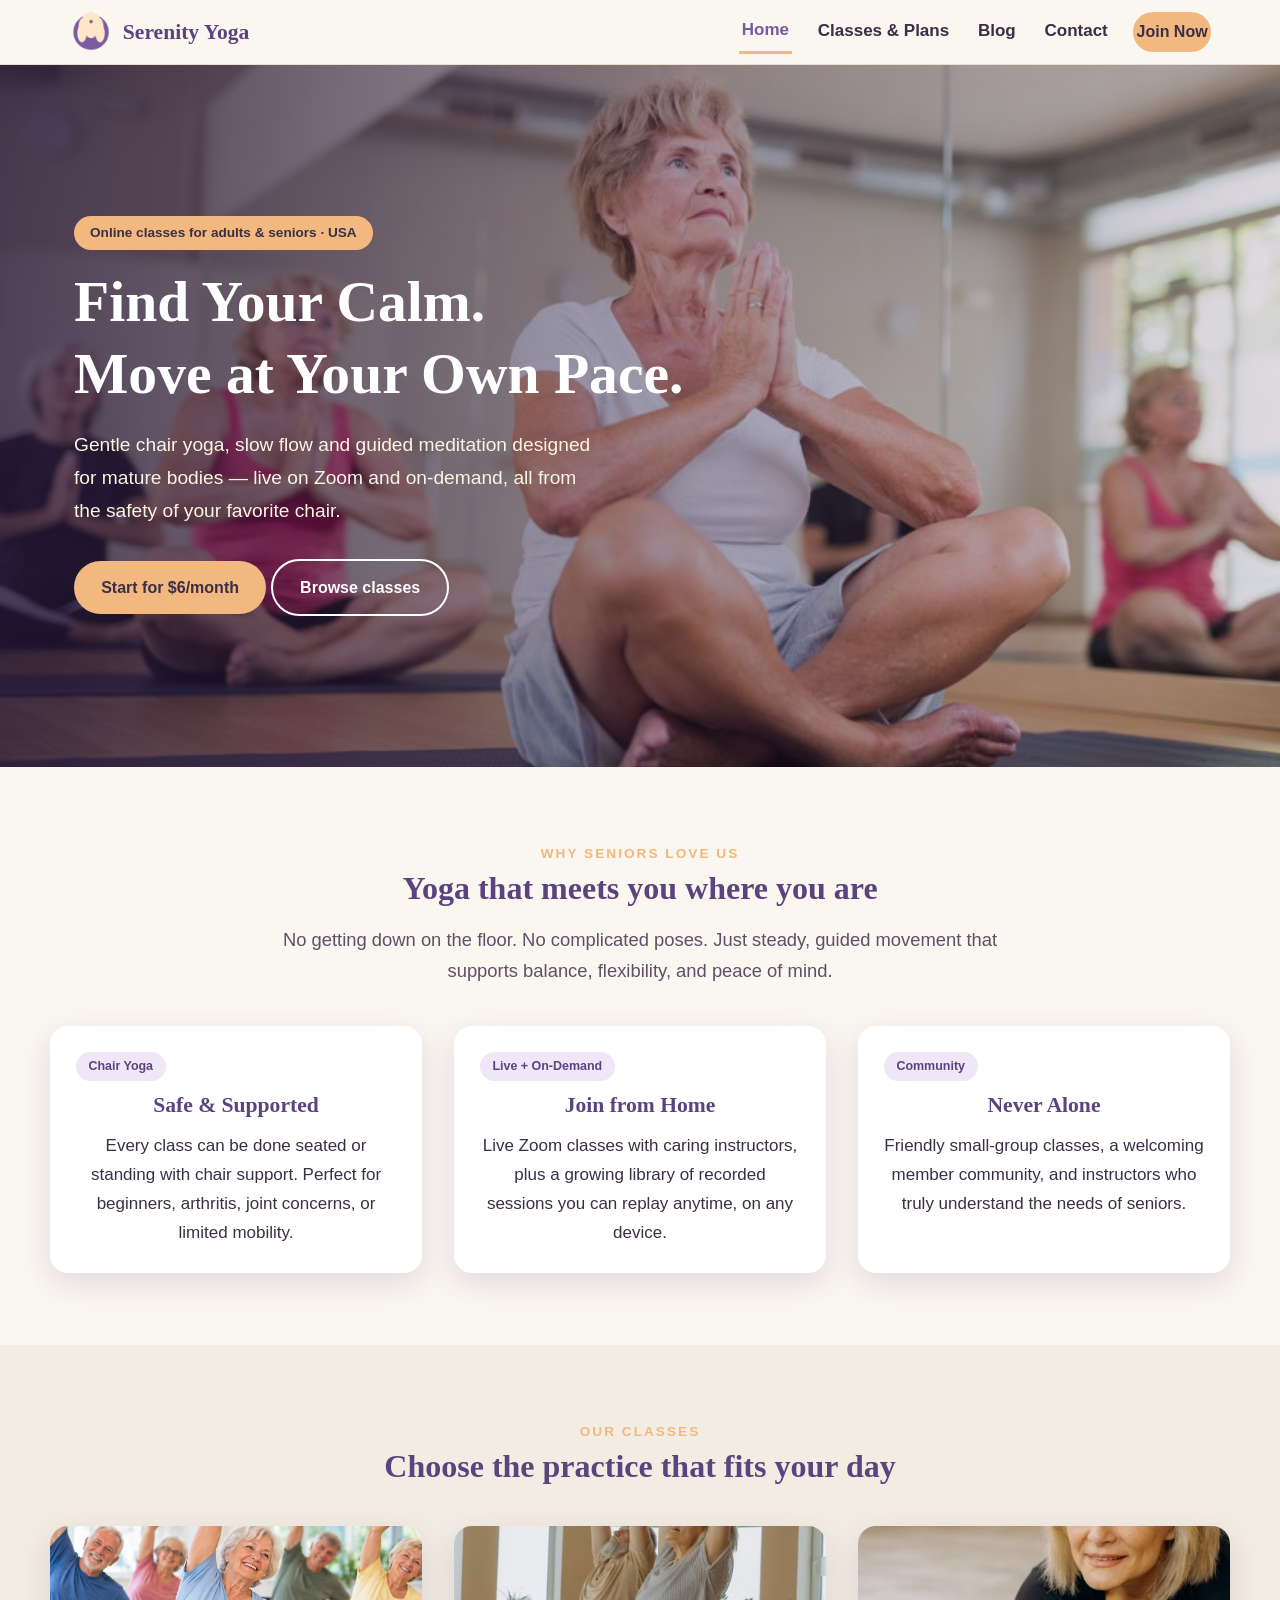
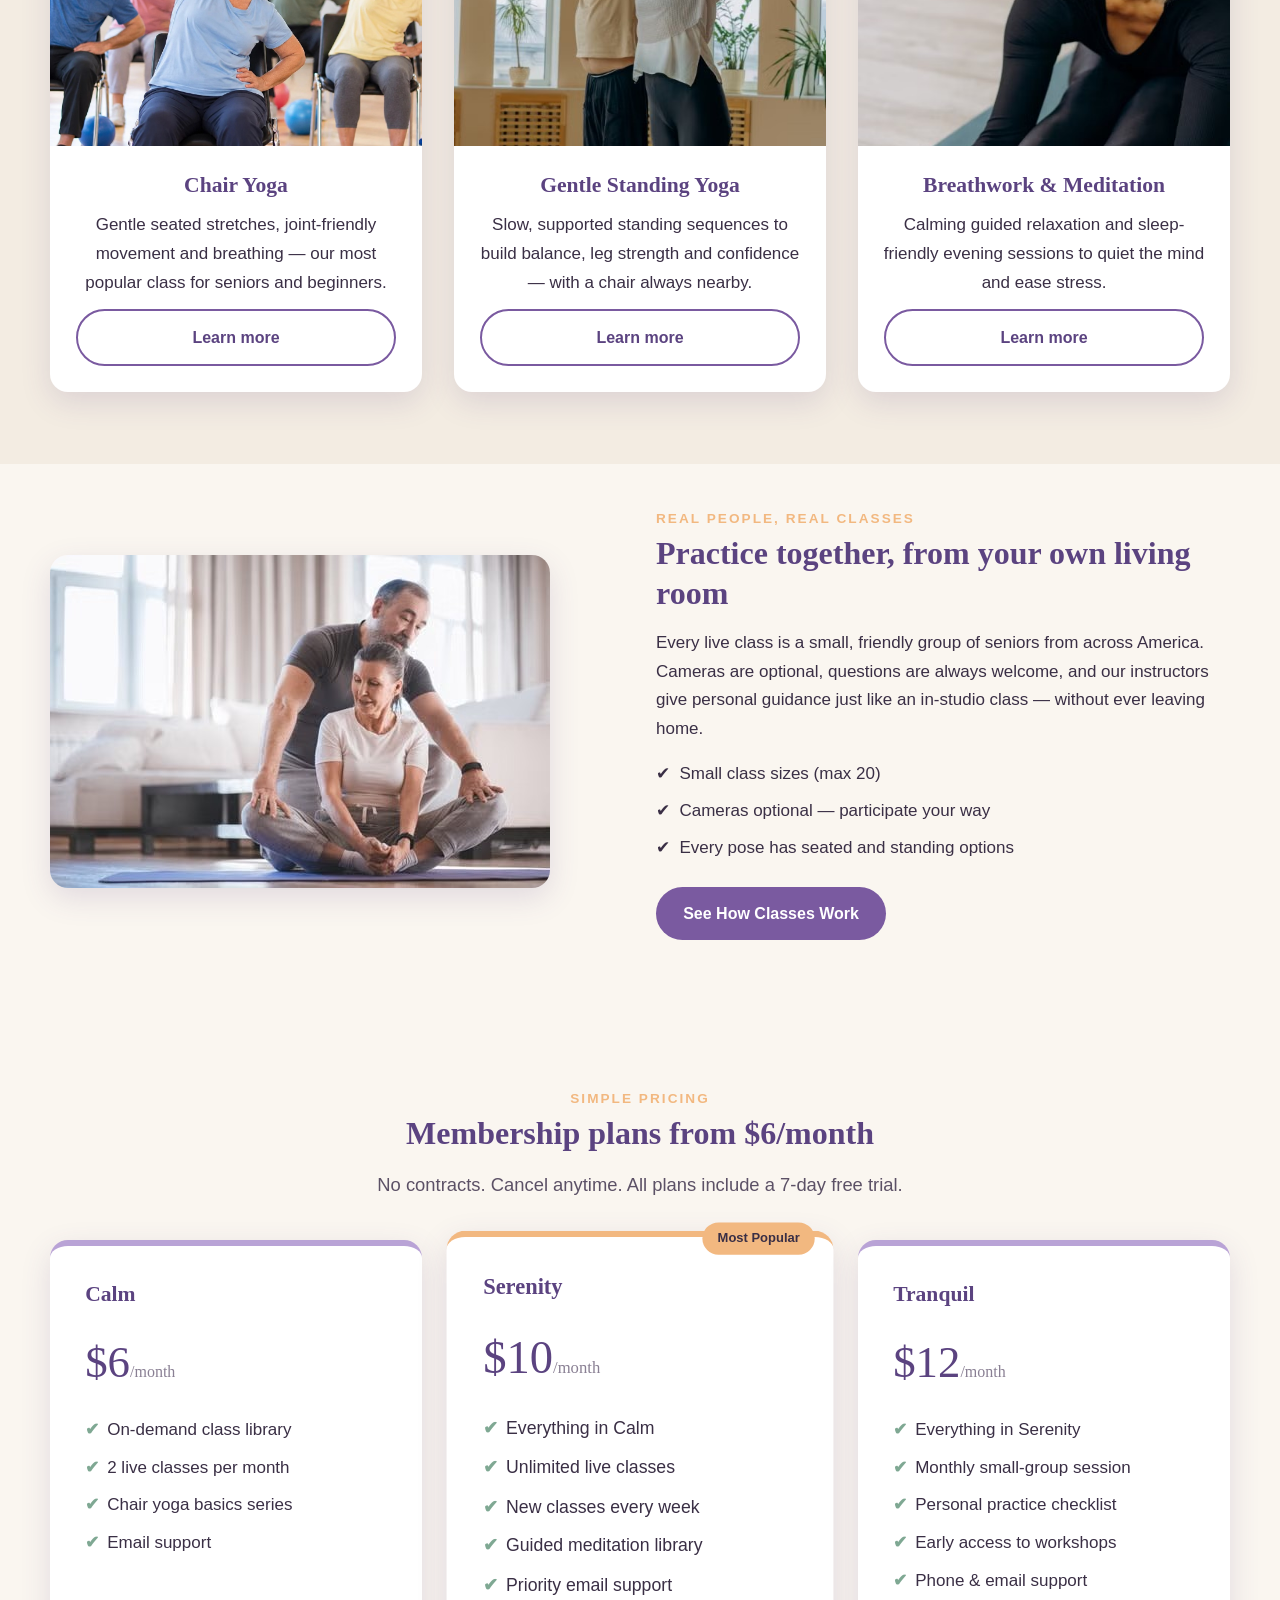
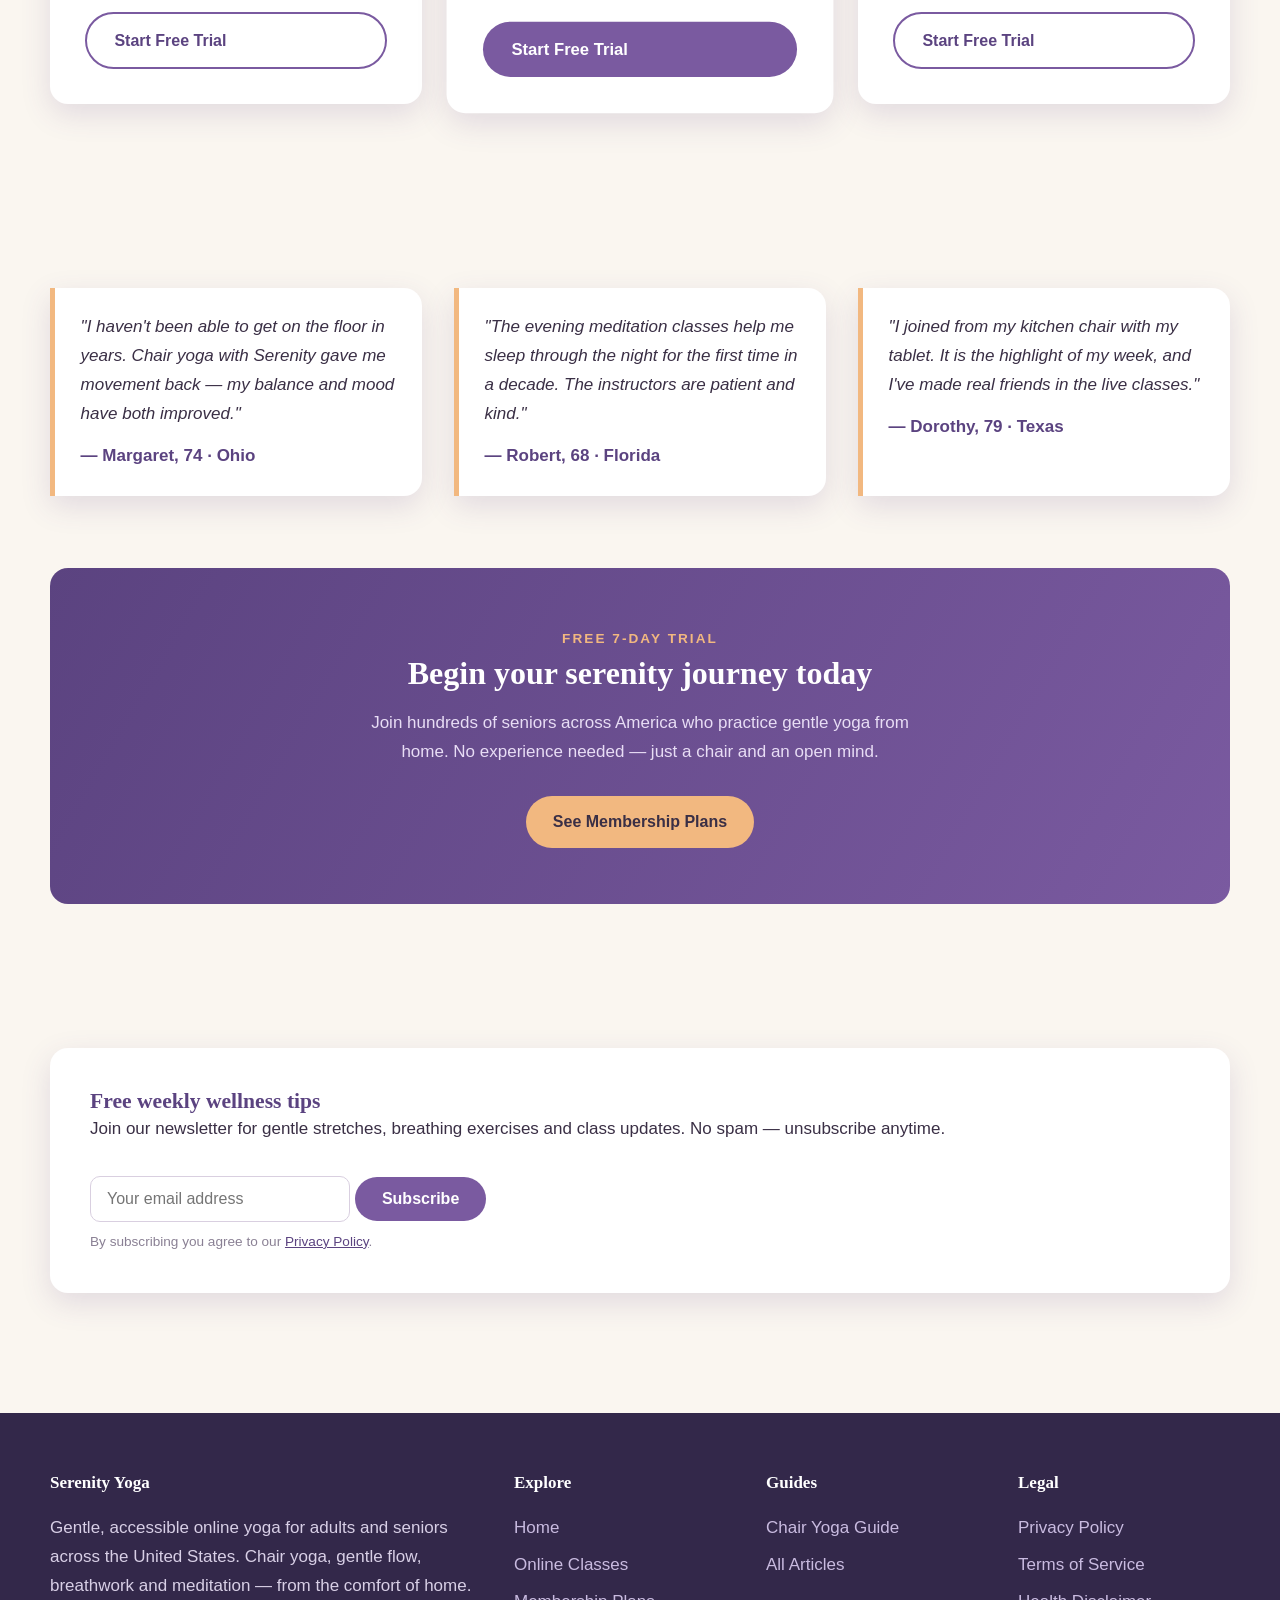
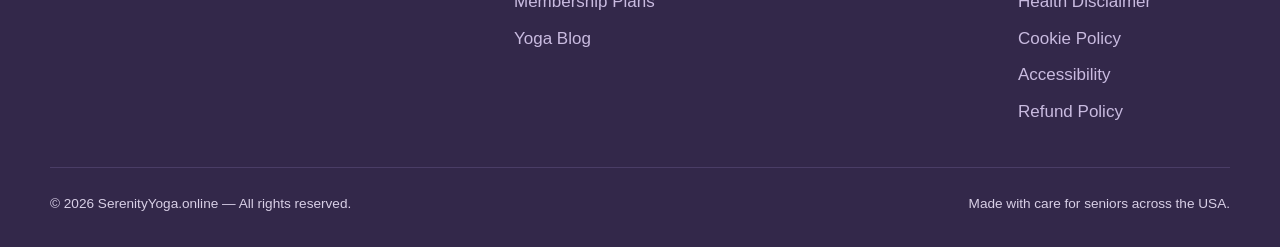
<file: index.html>
<!DOCTYPE html>
<html lang="en-US">
<head>
<meta charset="UTF-8">
<meta name="viewport" content="width=device-width, initial-scale=1.0">
<title>Serenity Yoga — Chair Yoga & Gentle Online Classes for Seniors | SerenityYoga.online</title>
<meta name="description" content="Accessible online yoga for seniors in the USA. Chair yoga, gentle flow, breathwork and meditation. Plans from $6/month.">
<link rel="icon" type="image/png" href="images/logo.png">
<link rel="stylesheet" href="styles.css">
<script src="script.js" defer></script>
</head>
<body>
<a class="skip-link" href="#main">Skip to main content</a>
<header class="site">
  <div class="nav-wrap">
    <a class="brand" href="index.html"><img src="images/logo.png" alt="Serenity Yoga lotus logo"><span>Serenity Yoga</span></a>
    <button class="hamburger" aria-label="Open menu" aria-expanded="false">☰</button>
    <nav class="main" aria-label="Main navigation">
      <a href="index.html">Home</a>
      <a href="classes.html">Classes &amp; Plans</a>
      <a href="blog.html">Blog</a>
      <a href="contact.html">Contact</a>
      <a href="classes.html#plans" class="btn peach">Join Now</a>
    </nav>
  </div>
</header>
<main id="main">

<section class="hero">
  <img class="bg" src="images/hero-standing-class.jpg" alt="Group of seniors practicing standing yoga with an instructor in a bright studio">
  <div class="overlay"></div>
  <div class="inner">
    <span class="badge">Online classes for adults &amp; seniors · USA</span>
    <h1>Find Your Calm.<br>Move at Your Own Pace.</h1>
    <p>Gentle chair yoga, slow flow and guided meditation designed for mature bodies —
       live on Zoom and on-demand, all from the safety of your favorite chair.</p>
    <a class="btn peach" href="classes.html#plans">Start for $6/month</a>
    <a class="btn ghost" style="color:#fff;border-color:#fff" href="classes.html">Browse classes</a>
  </div>
</section>

<section>
  <div class="wrap center">
    <span class="eyebrow">Why seniors love us</span>
    <h2>Yoga that meets you where you are</h2>
    <p class="lead">No getting down on the floor. No complicated poses. Just steady, guided movement
       that supports balance, flexibility, and peace of mind.</p>
    <div class="grid grid-3">
      <div class="card"><div class="body">
        <span class="tag">Chair Yoga</span>
        <h3>Safe &amp; Supported</h3>
        <p>Every class can be done seated or standing with chair support. Perfect for beginners,
           arthritis, joint concerns, or limited mobility.</p>
      </div></div>
      <div class="card"><div class="body">
        <span class="tag">Live + On-Demand</span>
        <h3>Join from Home</h3>
        <p>Live Zoom classes with caring instructors, plus a growing library of recorded sessions
           you can replay anytime, on any device.</p>
      </div></div>
      <div class="card"><div class="body">
        <span class="tag">Community</span>
        <h3>Never Alone</h3>
        <p>Friendly small-group classes, a welcoming member community, and instructors who
           truly understand the needs of seniors.</p>
      </div></div>
    </div>
  </div>
</section>

<section style="background:#f3ece2">
  <div class="wrap center">
    <span class="eyebrow">Our classes</span>
    <h2>Choose the practice that fits your day</h2>
    <div class="grid grid-3">
      <div class="card">
        <img src="images/chair-yoga-seniors.jpg" alt="Group of smiling seniors practicing chair yoga side stretches together">
        <div class="body">
          <h3>Chair Yoga</h3>
          <p>Gentle seated stretches, joint-friendly movement and breathing — our most popular
             class for seniors and beginners.</p>
          <a class="btn ghost" href="classes.html">Learn more</a>
        </div>
      </div>
      <div class="card">
        <img src="images/senior-standing-pose.jpg" alt="Two seniors practicing a gentle standing yoga pose with arms raised in a sunny studio">
        <div class="body">
          <h3>Gentle Standing Yoga</h3>
          <p>Slow, supported standing sequences to build balance, leg strength and confidence —
             with a chair always nearby.</p>
          <a class="btn ghost" href="classes.html">Learn more</a>
        </div>
      </div>
      <div class="card">
        <img src="images/senior-seated-stretch.jpg" alt="Smiling senior woman relaxing into a gentle seated stretch">
        <div class="body">
          <h3>Breathwork &amp; Meditation</h3>
          <p>Calming guided relaxation and sleep-friendly evening sessions to quiet the mind
             and ease stress.</p>
          <a class="btn ghost" href="classes.html">Learn more</a>
        </div>
      </div>
    </div>
  </div>
</section>


<section style="padding-top:0">
  <div class="wrap">
    <div class="grid grid-2" style="align-items:center">
      <img src="images/senior-couple-yoga.jpg" alt="Senior couple practicing yoga together on mats in their living room"
           style="border-radius:var(--radius);box-shadow:var(--shadow)">
      <div>
        <span class="eyebrow">Real people, real classes</span>
        <h2>Practice together, from your own living room</h2>
        <p style="margin:1rem 0">Every live class is a small, friendly group of seniors from across
        America. Cameras are optional, questions are always welcome, and our instructors give
        personal guidance just like an in-studio class — without ever leaving home.</p>
        <ul style="list-style:none;display:flex;flex-direction:column;gap:.5rem;margin:0 0 1.5rem">
          <li>✔ &nbsp;Small class sizes (max 20)</li>
          <li>✔ &nbsp;Cameras optional — participate your way</li>
          <li>✔ &nbsp;Every pose has seated and standing options</li>
        </ul>
        <a class="btn" href="classes.html">See How Classes Work</a>
      </div>
    </div>
  </div>
</section>

<section id="plans">
  <div class="wrap center">
    <span class="eyebrow">Simple pricing</span>
    <h2>Membership plans from $6/month</h2>
    <p class="lead">No contracts. Cancel anytime. All plans include a 7-day free trial.</p>
    <div class="grid grid-3" style="text-align:left">
      <div class="plan">
        <h3>Calm</h3>
        <div class="price">$6<small>/month</small></div>
        <ul>
          <li>On-demand class library</li>
          <li>2 live classes per month</li>
          <li>Chair yoga basics series</li>
          <li>Email support</li>
        </ul>
        <a class="btn ghost" href="classes.html#plans">Start Free Trial</a>
      </div>
      <div class="plan featured">
        <span class="ribbon">Most Popular</span>
        <h3>Serenity</h3>
        <div class="price">$10<small>/month</small></div>
        <ul>
          <li>Everything in Calm</li>
          <li>Unlimited live classes</li>
          <li>New classes every week</li>
          <li>Guided meditation library</li>
          <li>Priority email support</li>
        </ul>
        <a class="btn" href="classes.html#plans">Start Free Trial</a>
      </div>
      <div class="plan">
        <h3>Tranquil</h3>
        <div class="price">$12<small>/month</small></div>
        <ul>
          <li>Everything in Serenity</li>
          <li>Monthly small-group session</li>
          <li>Personal practice checklist</li>
          <li>Early access to workshops</li>
          <li>Phone &amp; email support</li>
        </ul>
        <a class="btn ghost" href="classes.html#plans">Start Free Trial</a>
      </div>
    </div>
  </div>
</section>

<section>
  <div class="wrap">
    <div class="grid grid-3">
      <div class="quote">
        <p>"I haven't been able to get on the floor in years. Chair yoga with Serenity gave me
           movement back — my balance and mood have both improved."</p>
        <footer>— Margaret, 74 · Ohio</footer>
      </div>
      <div class="quote">
        <p>"The evening meditation classes help me sleep through the night for the first time
           in a decade. The instructors are patient and kind."</p>
        <footer>— Robert, 68 · Florida</footer>
      </div>
      <div class="quote">
        <p>"I joined from my kitchen chair with my tablet. It is the highlight of my week,
           and I've made real friends in the live classes."</p>
        <footer>— Dorothy, 79 · Texas</footer>
      </div>
    </div>
  </div>
</section>

<section style="padding-top:0">
  <div class="wrap">
    <div class="cta-band">
      <span class="eyebrow" style="color:var(--peach)">Free 7-day trial</span>
      <h2>Begin your serenity journey today</h2>
      <p style="max-width:560px;margin:1rem auto 1.8rem;color:#e8ddf5">Join hundreds of seniors across America
         who practice gentle yoga from home. No experience needed — just a chair and an open mind.</p>
      <a class="btn peach" href="classes.html#plans">See Membership Plans</a>
    </div>
  </div>
</section>

<section>
  <div class="wrap">
    <div class="newsletter">
      <div>
        <h3>Free weekly wellness tips</h3>
        <p>Join our newsletter for gentle stretches, breathing exercises and class updates.
           No spam — unsubscribe anytime.</p>
      </div>
      <form data-demo="Thank you for subscribing! Please check your inbox to confirm." aria-label="Newsletter signup">
        <input type="email" placeholder="Your email address" required aria-label="Email address">
        <button class="btn" type="submit">Subscribe</button>
        <p class="form-note">By subscribing you agree to our <a href="privacy.html">Privacy Policy</a>.</p>
      </form>
    </div>
  </div>
</section>
</main>
<footer class="site">
  <div class="foot-grid">
    <div>
      <h4>Serenity Yoga</h4>
      <p>Gentle, accessible online yoga for adults and seniors across the United States.
      Chair yoga, gentle flow, breathwork and meditation — from the comfort of home.</p>
    </div>
    <div>
      <h4>Explore</h4>
      <ul>
        <li><a href="index.html">Home</a></li>
        <li><a href="classes.html">Online Classes</a></li>
        <li><a href="classes.html#plans">Membership Plans</a></li>
        <li><a href="blog.html">Yoga Blog</a></li>
      </ul>
    </div>
    <div>
      <h4>Guides</h4>
      <ul>
        <li><a href="chair-yoga-guide.html">Chair Yoga Guide</a></li>
        <li><a href="blog.html">All Articles</a></li>
      </ul>
    </div>
    <div>
      <h4>Legal</h4>
      <ul>
        <li><a href="privacy.html">Privacy Policy</a></li>
        <li><a href="terms.html">Terms of Service</a></li>
        <li><a href="disclaimer.html">Health Disclaimer</a></li>
        <li><a href="cookies.html">Cookie Policy</a></li>
        <li><a href="accessibility.html">Accessibility</a></li>
        <li><a href="refund.html">Refund Policy</a></li>
      </ul>
    </div>
  </div>
  <div class="foot-bottom">
    <span>© <span class="year"></span> SerenityYoga.online — All rights reserved.</span>
    <span>Made with care for seniors across the USA.</span>
  </div>
</footer>
</body>
</html>
</file>
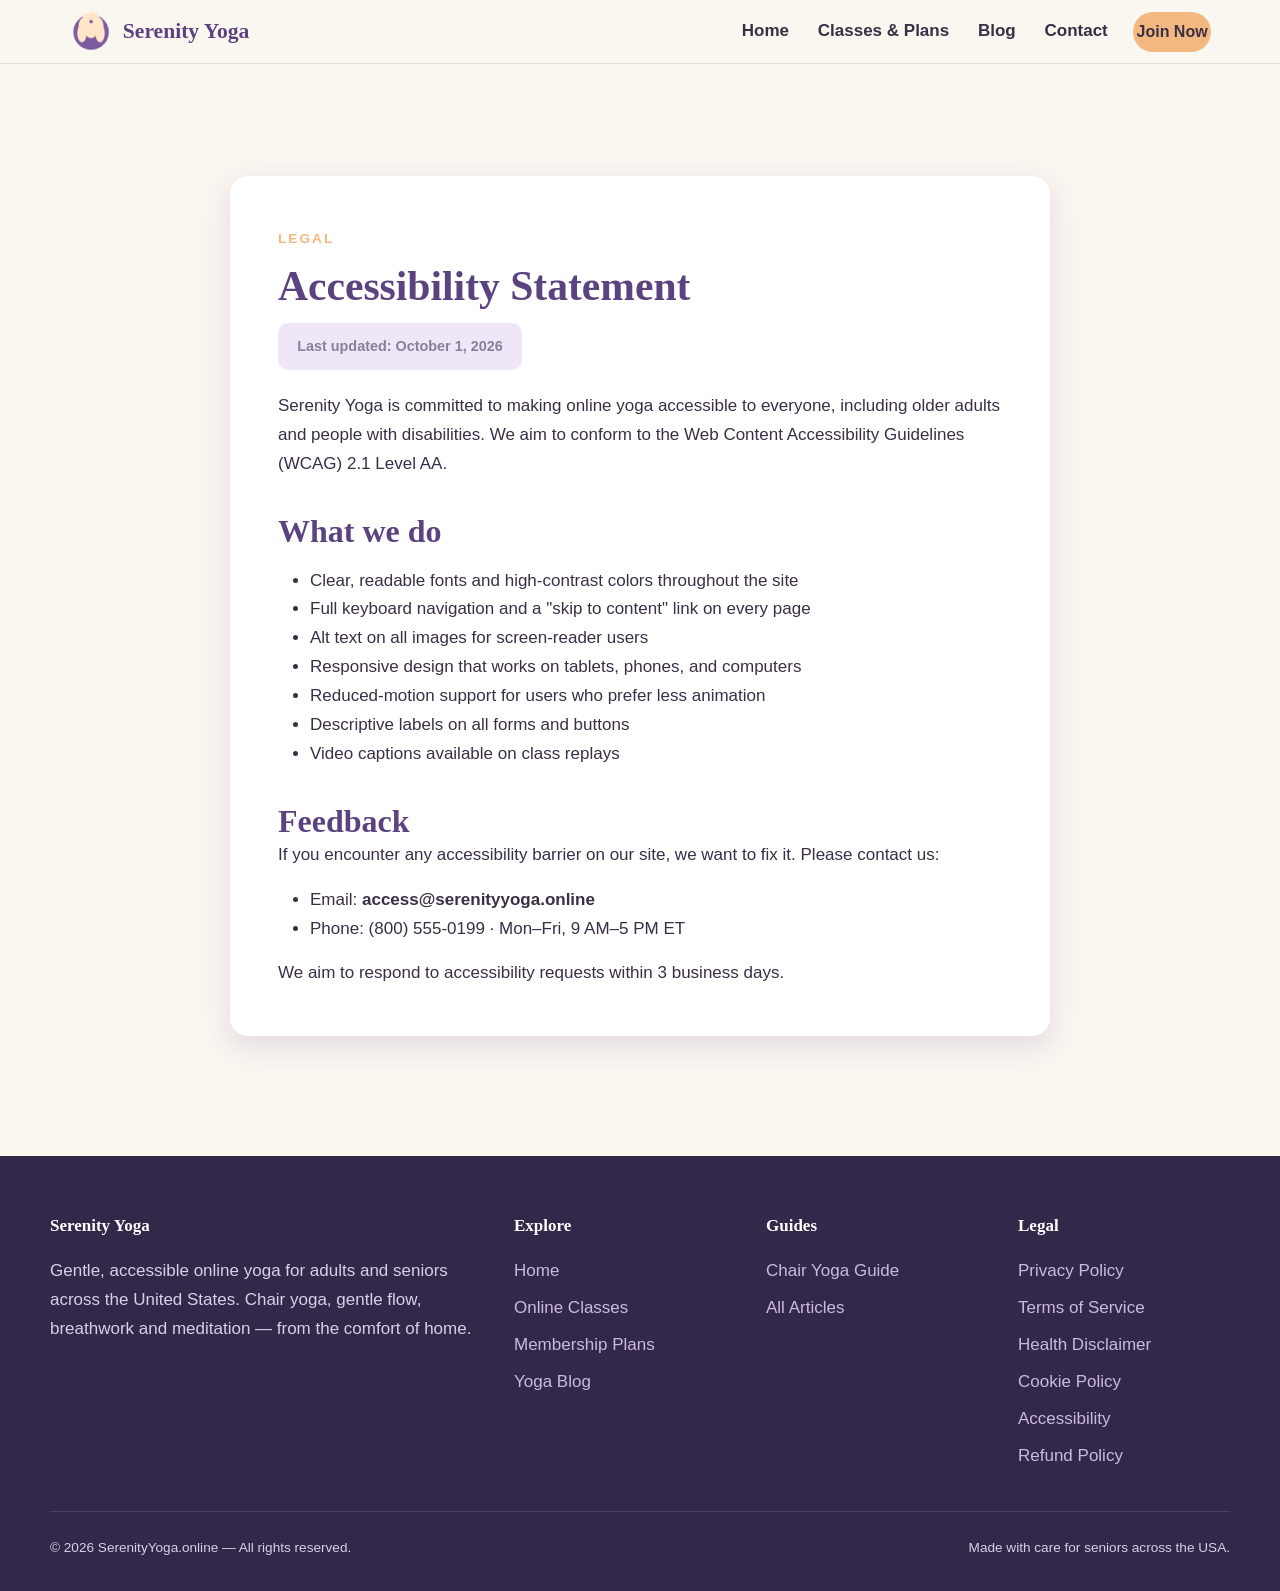
<file: accessibility.html>
<!DOCTYPE html>
<html lang="en-US">
<head>
<meta charset="UTF-8">
<meta name="viewport" content="width=device-width, initial-scale=1.0">
<title>Accessibility Statement | Serenity Yoga</title>
<meta name="description" content="Our commitment to an accessible website, including WCAG 2.1 AA conformance.">
<link rel="icon" type="image/png" href="images/logo.png">
<link rel="stylesheet" href="styles.css">
<script src="script.js" defer></script>
</head>
<body>
<a class="skip-link" href="#main">Skip to main content</a>
<header class="site">
  <div class="nav-wrap">
    <a class="brand" href="index.html"><img src="images/logo.png" alt="Serenity Yoga lotus logo"><span>Serenity Yoga</span></a>
    <button class="hamburger" aria-label="Open menu" aria-expanded="false">☰</button>
    <nav class="main" aria-label="Main navigation">
      <a href="index.html">Home</a>
      <a href="classes.html">Classes &amp; Plans</a>
      <a href="blog.html">Blog</a>
      <a href="contact.html">Contact</a>
      <a href="classes.html#plans" class="btn peach">Join Now</a>
    </nav>
  </div>
</header>
<main id="main">

<section><div class="wrap" style="padding-top:2.5rem"><div class="legal">
<span class="eyebrow">Legal</span>
<h1 style="margin-top:.5rem">Accessibility Statement</h1>
<p class="meta"><span class="updated">Last updated: October 1, 2026</span></p>
<p>Serenity Yoga is committed to making online yoga accessible to everyone, including older
adults and people with disabilities. We aim to conform to the Web Content Accessibility
Guidelines (WCAG) 2.1 Level AA.</p>
<h2>What we do</h2>
<ul>
<li>Clear, readable fonts and high-contrast colors throughout the site</li>
<li>Full keyboard navigation and a "skip to content" link on every page</li>
<li>Alt text on all images for screen-reader users</li>
<li>Responsive design that works on tablets, phones, and computers</li>
<li>Reduced-motion support for users who prefer less animation</li>
<li>Descriptive labels on all forms and buttons</li>
<li>Video captions available on class replays</li>
</ul>
<h2>Feedback</h2>
<p>If you encounter any accessibility barrier on our site, we want to fix it. Please contact us:</p>
<ul>
<li>Email: <strong>access@serenityyoga.online</strong></li>
<li>Phone: (800) 555-0199 · Mon–Fri, 9 AM–5 PM ET</li>
</ul>
<p>We aim to respond to accessibility requests within 3 business days.</p>
</div></div></section>
</main>
<footer class="site">
  <div class="foot-grid">
    <div>
      <h4>Serenity Yoga</h4>
      <p>Gentle, accessible online yoga for adults and seniors across the United States.
      Chair yoga, gentle flow, breathwork and meditation — from the comfort of home.</p>
    </div>
    <div>
      <h4>Explore</h4>
      <ul>
        <li><a href="index.html">Home</a></li>
        <li><a href="classes.html">Online Classes</a></li>
        <li><a href="classes.html#plans">Membership Plans</a></li>
        <li><a href="blog.html">Yoga Blog</a></li>
      </ul>
    </div>
    <div>
      <h4>Guides</h4>
      <ul>
        <li><a href="chair-yoga-guide.html">Chair Yoga Guide</a></li>
        <li><a href="blog.html">All Articles</a></li>
      </ul>
    </div>
    <div>
      <h4>Legal</h4>
      <ul>
        <li><a href="privacy.html">Privacy Policy</a></li>
        <li><a href="terms.html">Terms of Service</a></li>
        <li><a href="disclaimer.html">Health Disclaimer</a></li>
        <li><a href="cookies.html">Cookie Policy</a></li>
        <li><a href="accessibility.html">Accessibility</a></li>
        <li><a href="refund.html">Refund Policy</a></li>
      </ul>
    </div>
  </div>
  <div class="foot-bottom">
    <span>© <span class="year"></span> SerenityYoga.online — All rights reserved.</span>
    <span>Made with care for seniors across the USA.</span>
  </div>
</footer>
</body>
</html>
</file>
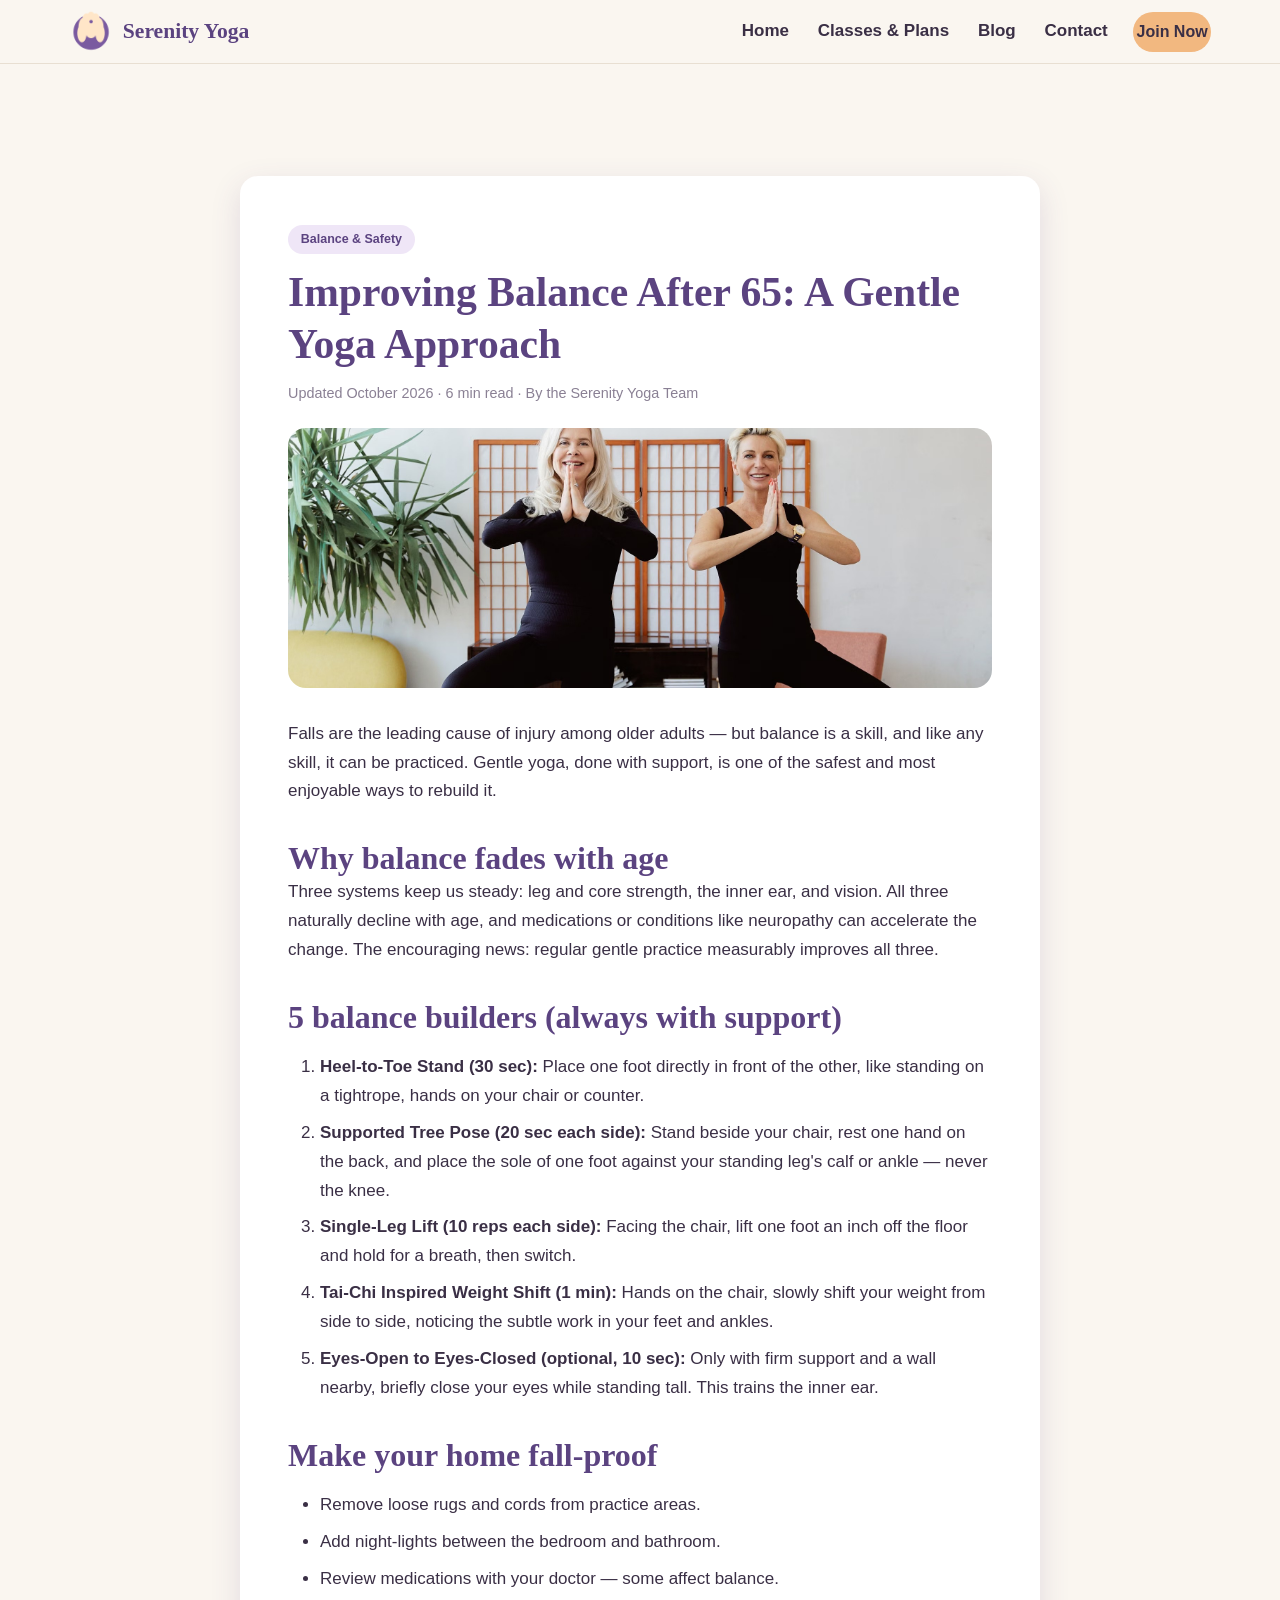
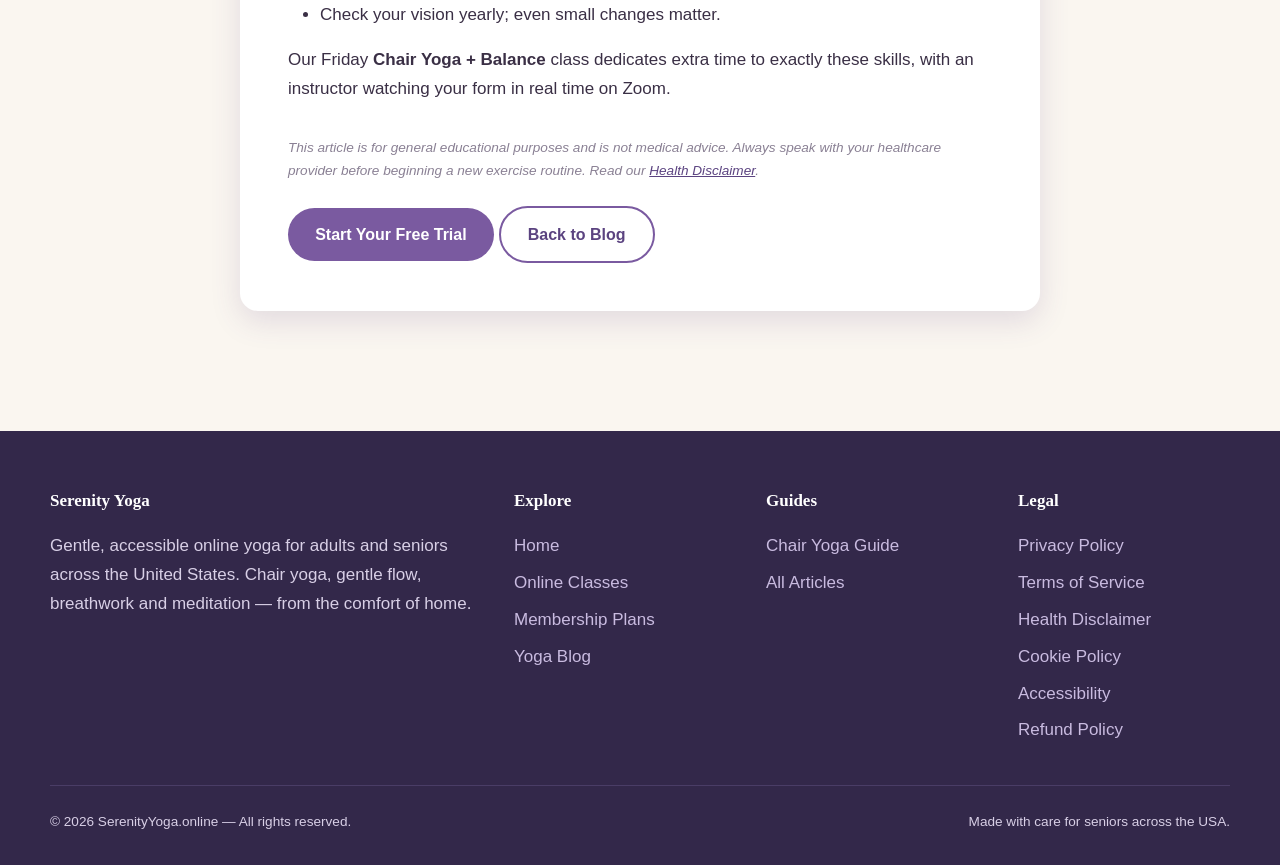
<file: balance-guide.html>
<!DOCTYPE html>
<html lang="en-US">
<head>
<meta charset="UTF-8">
<meta name="viewport" content="width=device-width, initial-scale=1.0">
<title>Improving Balance After 65: A Gentle Yoga Approach | Serenity Yoga</title>
<meta name="description" content="Why balance declines with age and how chair-supported yoga poses can rebuild steadiness and confidence safely.">
<link rel="icon" type="image/png" href="images/logo.png">
<link rel="stylesheet" href="styles.css">
<script src="script.js" defer></script>
</head>
<body>
<a class="skip-link" href="#main">Skip to main content</a>
<header class="site">
  <div class="nav-wrap">
    <a class="brand" href="index.html"><img src="images/logo.png" alt="Serenity Yoga lotus logo"><span>Serenity Yoga</span></a>
    <button class="hamburger" aria-label="Open menu" aria-expanded="false">☰</button>
    <nav class="main" aria-label="Main navigation">
      <a href="index.html">Home</a>
      <a href="classes.html">Classes &amp; Plans</a>
      <a href="blog.html">Blog</a>
      <a href="contact.html">Contact</a>
      <a href="classes.html#plans" class="btn peach">Join Now</a>
    </nav>
  </div>
</header>
<main id="main">
<section><div class="wrap" style="padding-top:2.5rem">
<article class="post">

<span class="tag">Balance &amp; Safety</span>
<h1 style="margin-top:.8rem">Improving Balance After 65: A Gentle Yoga Approach</h1>
<p class="meta">Updated October 2026 · 6 min read · By the Serenity Yoga Team</p>
<div class="post-hero" style="height:260px;margin-bottom:2rem">
  <img src="images/senior-tree-pose.jpg" alt="Two senior women smiling while practicing tree pose together at home">
</div>
<p>Falls are the leading cause of injury among older adults — but balance is a skill, and like
any skill, it can be practiced. Gentle yoga, done with support, is one of the safest and most
enjoyable ways to rebuild it.</p>
<h2>Why balance fades with age</h2>
<p>Three systems keep us steady: leg and core strength, the inner ear, and vision. All three
naturally decline with age, and medications or conditions like neuropathy can accelerate the
change. The encouraging news: regular gentle practice measurably improves all three.</p>
<h2>5 balance builders (always with support)</h2>
<ol>
<li><strong>Heel-to-Toe Stand (30 sec):</strong> Place one foot directly in front of the other,
    like standing on a tightrope, hands on your chair or counter.</li>
<li><strong>Supported Tree Pose (20 sec each side):</strong> Stand beside your chair, rest one
    hand on the back, and place the sole of one foot against your standing leg's calf or ankle
    — never the knee.</li>
<li><strong>Single-Leg Lift (10 reps each side):</strong> Facing the chair, lift one foot an inch
    off the floor and hold for a breath, then switch.</li>
<li><strong>Tai-Chi Inspired Weight Shift (1 min):</strong> Hands on the chair, slowly shift your
    weight from side to side, noticing the subtle work in your feet and ankles.</li>
<li><strong>Eyes-Open to Eyes-Closed (optional, 10 sec):</strong> Only with firm support and a
    wall nearby, briefly close your eyes while standing tall. This trains the inner ear.</li>
</ol>
<h2>Make your home fall-proof</h2>
<ul>
<li>Remove loose rugs and cords from practice areas.</li>
<li>Add night-lights between the bedroom and bathroom.</li>
<li>Review medications with your doctor — some affect balance.</li>
<li>Check your vision yearly; even small changes matter.</li>
</ul>
<p>Our Friday <strong>Chair Yoga + Balance</strong> class dedicates extra time to exactly these
skills, with an instructor watching your form in real time on Zoom.</p>
<p class="form-note" style="margin-top:2rem"><em>This article is for general educational purposes
and is not medical advice. Always speak with your healthcare provider before beginning a new
exercise routine. Read our <a href="disclaimer.html">Health Disclaimer</a>.</em></p>
<p style="margin-top:1.5rem"><a class="btn" href="classes.html#plans">Start Your Free Trial</a>
<a class="btn ghost" href="blog.html">Back to Blog</a></p>

</article></div></section>
</main>
<footer class="site">
  <div class="foot-grid">
    <div>
      <h4>Serenity Yoga</h4>
      <p>Gentle, accessible online yoga for adults and seniors across the United States.
      Chair yoga, gentle flow, breathwork and meditation — from the comfort of home.</p>
    </div>
    <div>
      <h4>Explore</h4>
      <ul>
        <li><a href="index.html">Home</a></li>
        <li><a href="classes.html">Online Classes</a></li>
        <li><a href="classes.html#plans">Membership Plans</a></li>
        <li><a href="blog.html">Yoga Blog</a></li>
      </ul>
    </div>
    <div>
      <h4>Guides</h4>
      <ul>
        <li><a href="chair-yoga-guide.html">Chair Yoga Guide</a></li>
        <li><a href="blog.html">All Articles</a></li>
      </ul>
    </div>
    <div>
      <h4>Legal</h4>
      <ul>
        <li><a href="privacy.html">Privacy Policy</a></li>
        <li><a href="terms.html">Terms of Service</a></li>
        <li><a href="disclaimer.html">Health Disclaimer</a></li>
        <li><a href="cookies.html">Cookie Policy</a></li>
        <li><a href="accessibility.html">Accessibility</a></li>
        <li><a href="refund.html">Refund Policy</a></li>
      </ul>
    </div>
  </div>
  <div class="foot-bottom">
    <span>© <span class="year"></span> SerenityYoga.online — All rights reserved.</span>
    <span>Made with care for seniors across the USA.</span>
  </div>
</footer>
</body>
</html>
</file>
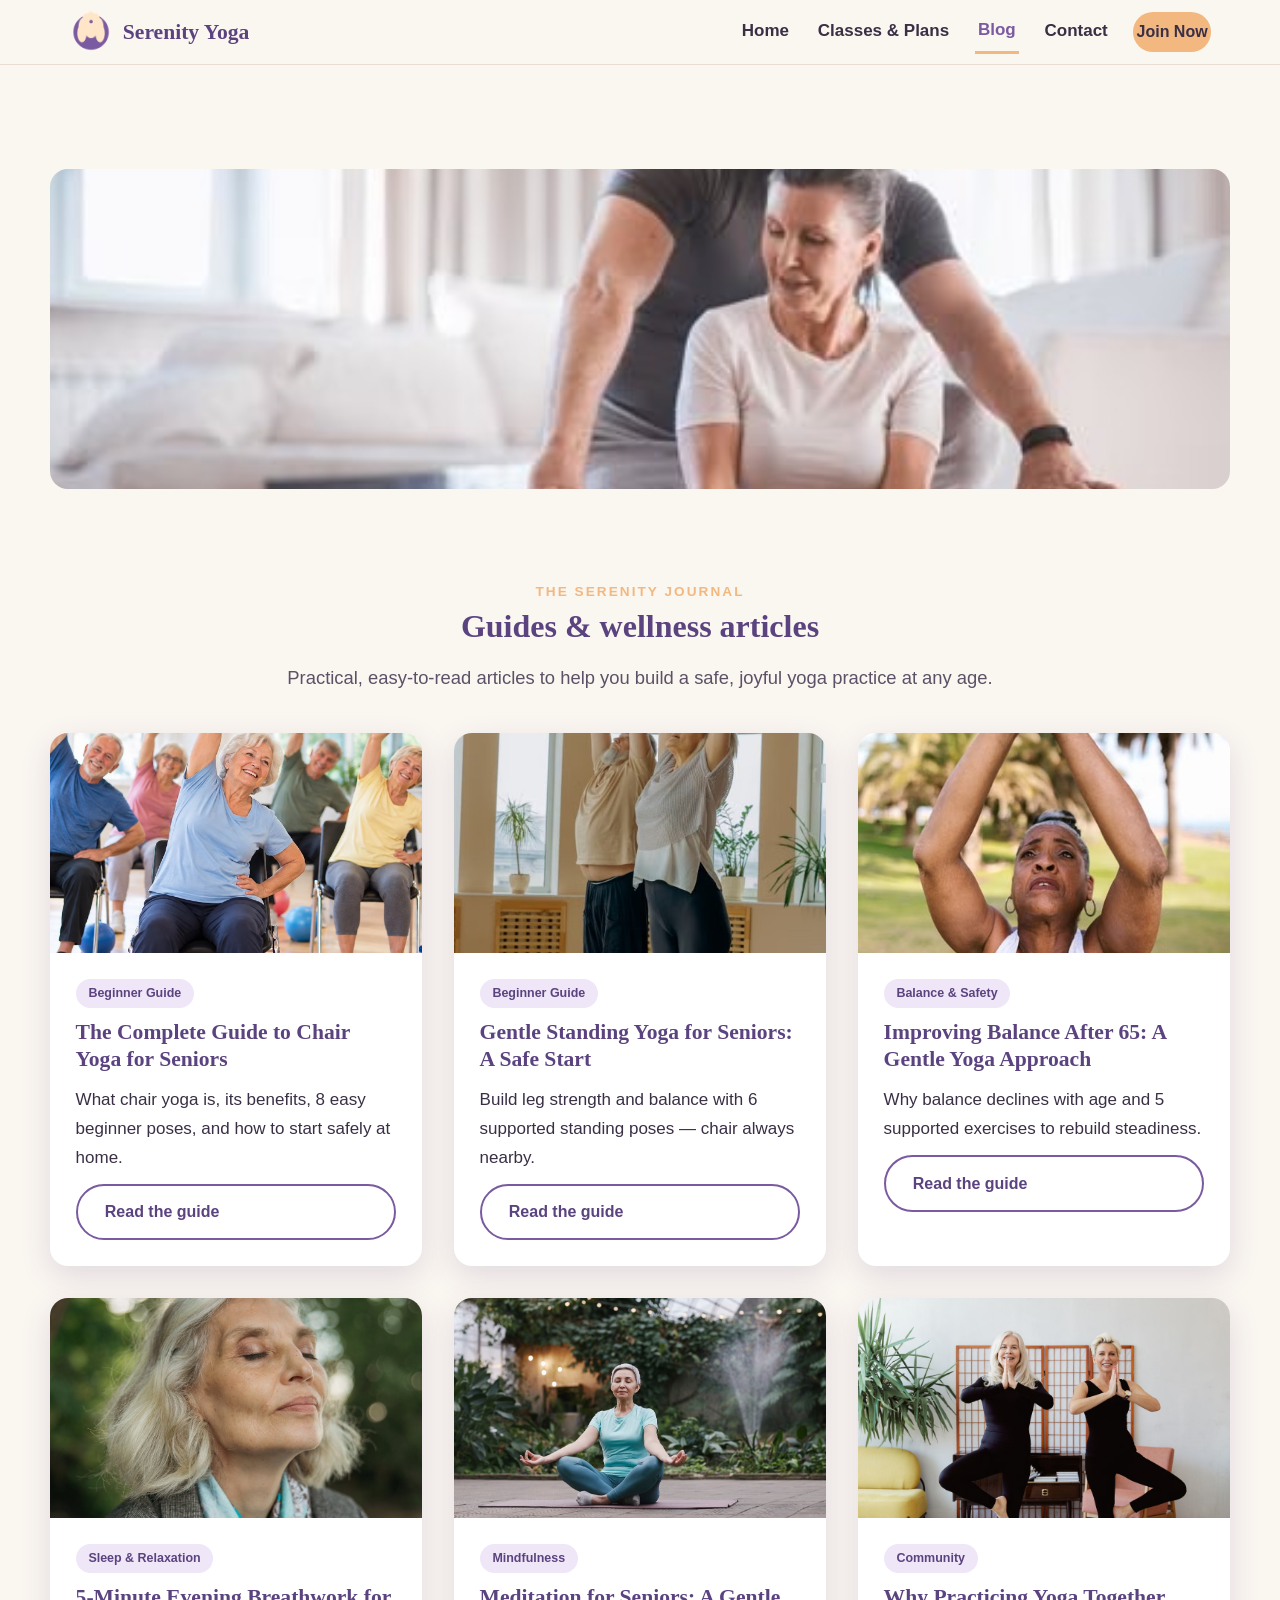
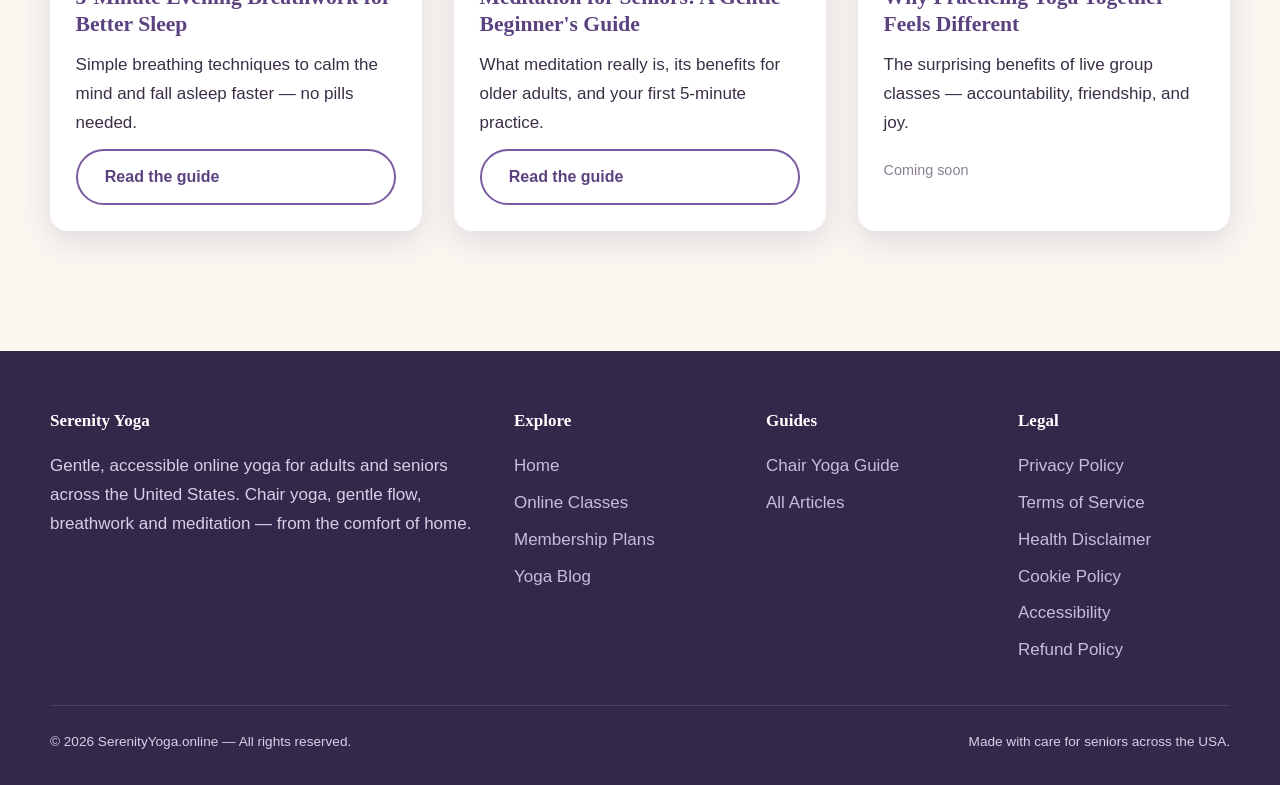
<file: blog.html>
<!DOCTYPE html>
<html lang="en-US">
<head>
<meta charset="UTF-8">
<meta name="viewport" content="width=device-width, initial-scale=1.0">
<title>Yoga for Seniors Blog — Guides & Wellness Tips | Serenity Yoga</title>
<meta name="description" content="Helpful guides on chair yoga, gentle yoga, balance, breathing exercises and senior wellness.">
<link rel="icon" type="image/png" href="images/logo.png">
<link rel="stylesheet" href="styles.css">
<script src="script.js" defer></script>
</head>
<body>
<a class="skip-link" href="#main">Skip to main content</a>
<header class="site">
  <div class="nav-wrap">
    <a class="brand" href="index.html"><img src="images/logo.png" alt="Serenity Yoga lotus logo"><span>Serenity Yoga</span></a>
    <button class="hamburger" aria-label="Open menu" aria-expanded="false">☰</button>
    <nav class="main" aria-label="Main navigation">
      <a href="index.html">Home</a>
      <a href="classes.html">Classes &amp; Plans</a>
      <a href="blog.html">Blog</a>
      <a href="contact.html">Contact</a>
      <a href="classes.html#plans" class="btn peach">Join Now</a>
    </nav>
  </div>
</header>
<main id="main">

<section>
  <div class="post-hero wrap" style="margin-top:2rem">
    <img src="images/senior-couple-yoga.jpg" alt="Senior couple practicing yoga together on mats at home">
  </div>
</section>
<section style="padding-top:1rem">
  <div class="wrap center">
    <span class="eyebrow">The Serenity Journal</span>
    <h2>Guides &amp; wellness articles</h2>
    <p class="lead">Practical, easy-to-read articles to help you build a safe, joyful yoga practice at any age.</p>
    
    <div class="grid grid-3" style="text-align:left">
      <div class="card">
        <img src="images/chair-yoga-seniors.jpg" alt="Group of smiling seniors practicing chair yoga side stretches">
        <div class="body">
          <span class="tag">Beginner Guide</span>
          <h3>The Complete Guide to Chair Yoga for Seniors</h3>
          <p>What chair yoga is, its benefits, 8 easy beginner poses, and how to start safely at home.</p>
          <a class="btn ghost" href="chair-yoga-guide.html">Read the guide</a>
        </div>
      </div>
      <div class="card">
        <img src="images/senior-standing-pose.jpg" alt="Two seniors practicing a standing yoga pose with arms raised in a sunny studio">
        <div class="body">
          <span class="tag">Beginner Guide</span>
          <h3>Gentle Standing Yoga for Seniors: A Safe Start</h3>
          <p>Build leg strength and balance with 6 supported standing poses — chair always nearby.</p>
          <a class="btn ghost" href="gentle-standing-yoga-guide.html">Read the guide</a>
        </div>
      </div>
      <div class="card">
        <img src="images/senior-balance-pose.jpg" alt="Senior woman holding a steady standing balance pose outdoors">
        <div class="body">
          <span class="tag">Balance &amp; Safety</span>
          <h3>Improving Balance After 65: A Gentle Yoga Approach</h3>
          <p>Why balance declines with age and 5 supported exercises to rebuild steadiness.</p>
          <a class="btn ghost" href="balance-guide.html">Read the guide</a>
        </div>
      </div>
      <div class="card">
        <img src="images/senior-breathing.jpg" alt="Elegant senior woman with eyes closed, breathing deeply outdoors">
        <div class="body">
          <span class="tag">Sleep &amp; Relaxation</span>
          <h3>5-Minute Evening Breathwork for Better Sleep</h3>
          <p>Simple breathing techniques to calm the mind and fall asleep faster — no pills needed.</p>
          <a class="btn ghost" href="evening-breathwork.html">Read the guide</a>
        </div>
      </div>
      <div class="card">
        <img src="images/senior-meditation.jpg" alt="Senior woman meditating in a peaceful botanical garden">
        <div class="body">
          <span class="tag">Mindfulness</span>
          <h3>Meditation for Seniors: A Gentle Beginner's Guide</h3>
          <p>What meditation really is, its benefits for older adults, and your first 5-minute practice.</p>
          <a class="btn ghost" href="meditation-guide.html">Read the guide</a>
        </div>
      </div>
      <div class="card">
        <img src="images/senior-tree-pose.jpg" alt="Two senior women smiling while practicing tree pose together at home">
        <div class="body">
          <span class="tag">Community</span>
          <h3>Why Practicing Yoga Together Feels Different</h3>
          <p>The surprising benefits of live group classes — accountability, friendship, and joy.</p>
          <span class="meta">Coming soon</span>
        </div>
      </div>
    </div>
  </div>
</section>
</main>
<footer class="site">
  <div class="foot-grid">
    <div>
      <h4>Serenity Yoga</h4>
      <p>Gentle, accessible online yoga for adults and seniors across the United States.
      Chair yoga, gentle flow, breathwork and meditation — from the comfort of home.</p>
    </div>
    <div>
      <h4>Explore</h4>
      <ul>
        <li><a href="index.html">Home</a></li>
        <li><a href="classes.html">Online Classes</a></li>
        <li><a href="classes.html#plans">Membership Plans</a></li>
        <li><a href="blog.html">Yoga Blog</a></li>
      </ul>
    </div>
    <div>
      <h4>Guides</h4>
      <ul>
        <li><a href="chair-yoga-guide.html">Chair Yoga Guide</a></li>
        <li><a href="blog.html">All Articles</a></li>
      </ul>
    </div>
    <div>
      <h4>Legal</h4>
      <ul>
        <li><a href="privacy.html">Privacy Policy</a></li>
        <li><a href="terms.html">Terms of Service</a></li>
        <li><a href="disclaimer.html">Health Disclaimer</a></li>
        <li><a href="cookies.html">Cookie Policy</a></li>
        <li><a href="accessibility.html">Accessibility</a></li>
        <li><a href="refund.html">Refund Policy</a></li>
      </ul>
    </div>
  </div>
  <div class="foot-bottom">
    <span>© <span class="year"></span> SerenityYoga.online — All rights reserved.</span>
    <span>Made with care for seniors across the USA.</span>
  </div>
</footer>
</body>
</html>
</file>
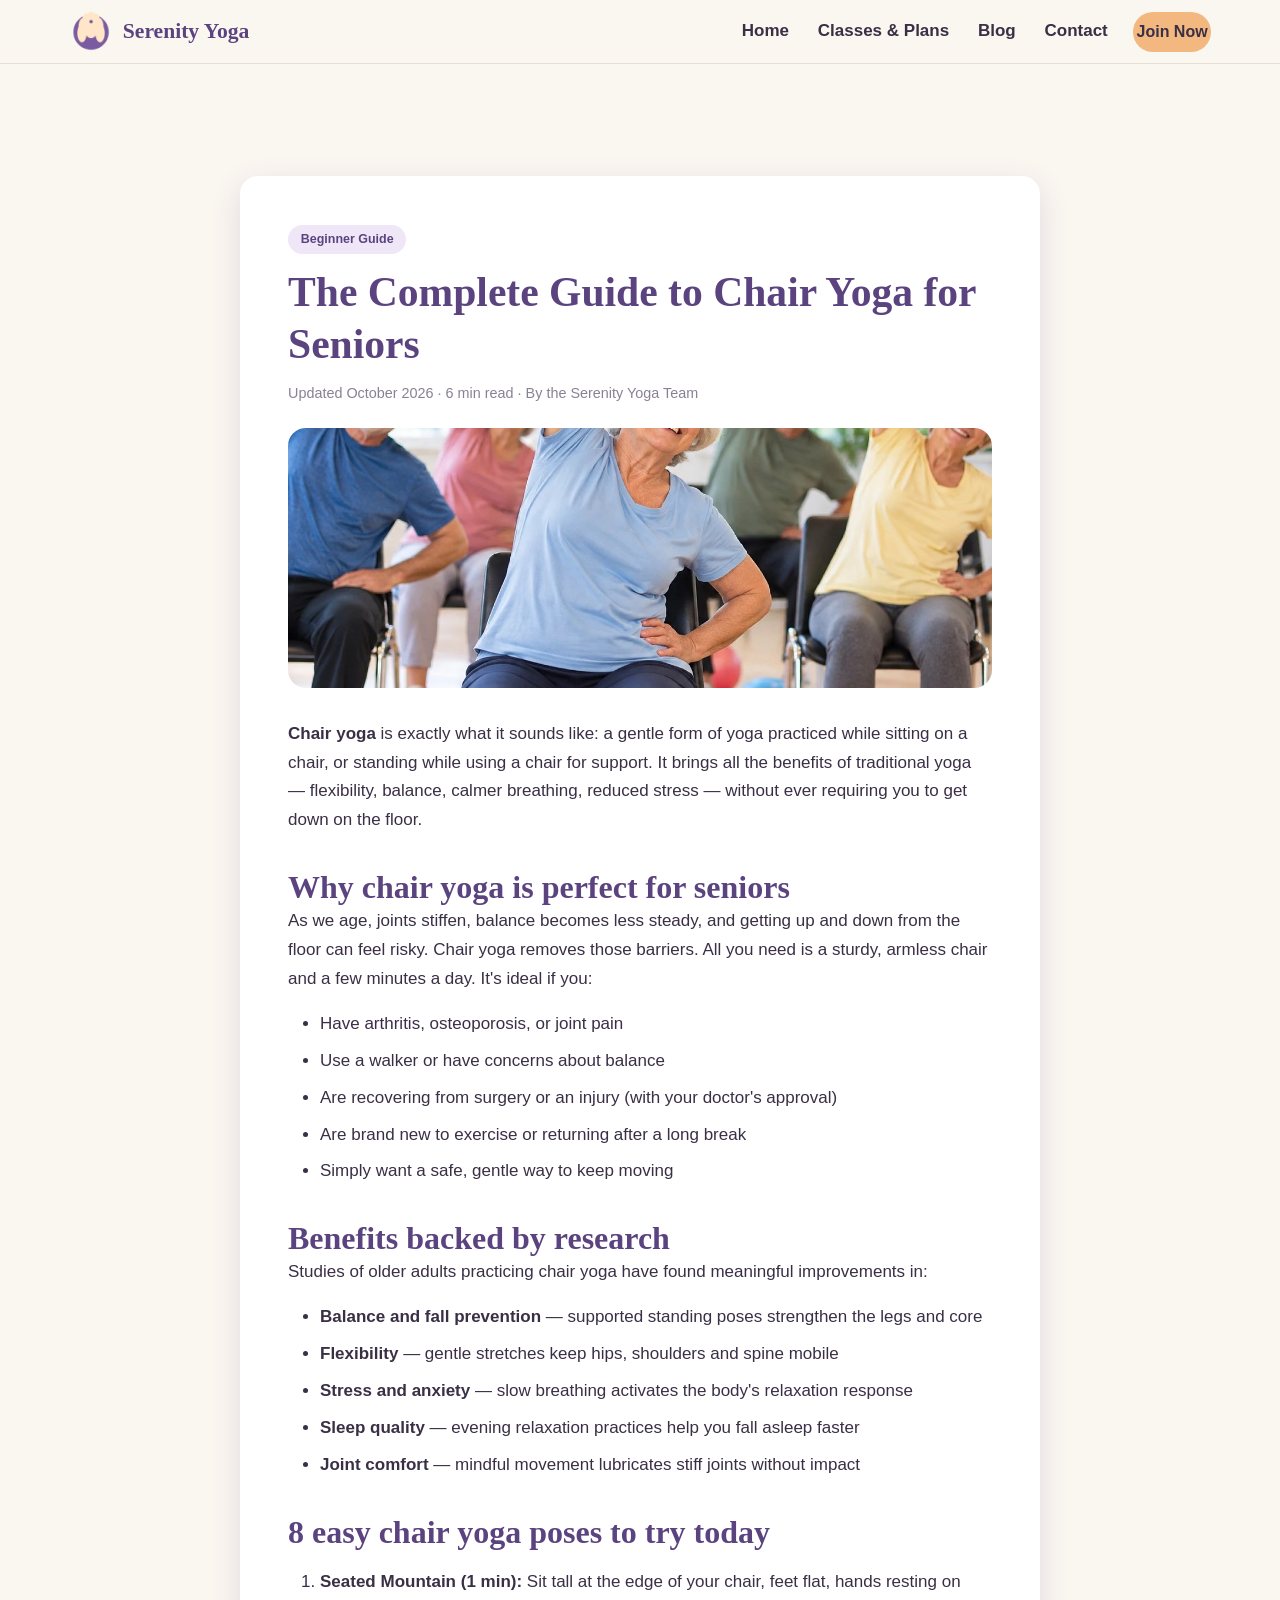
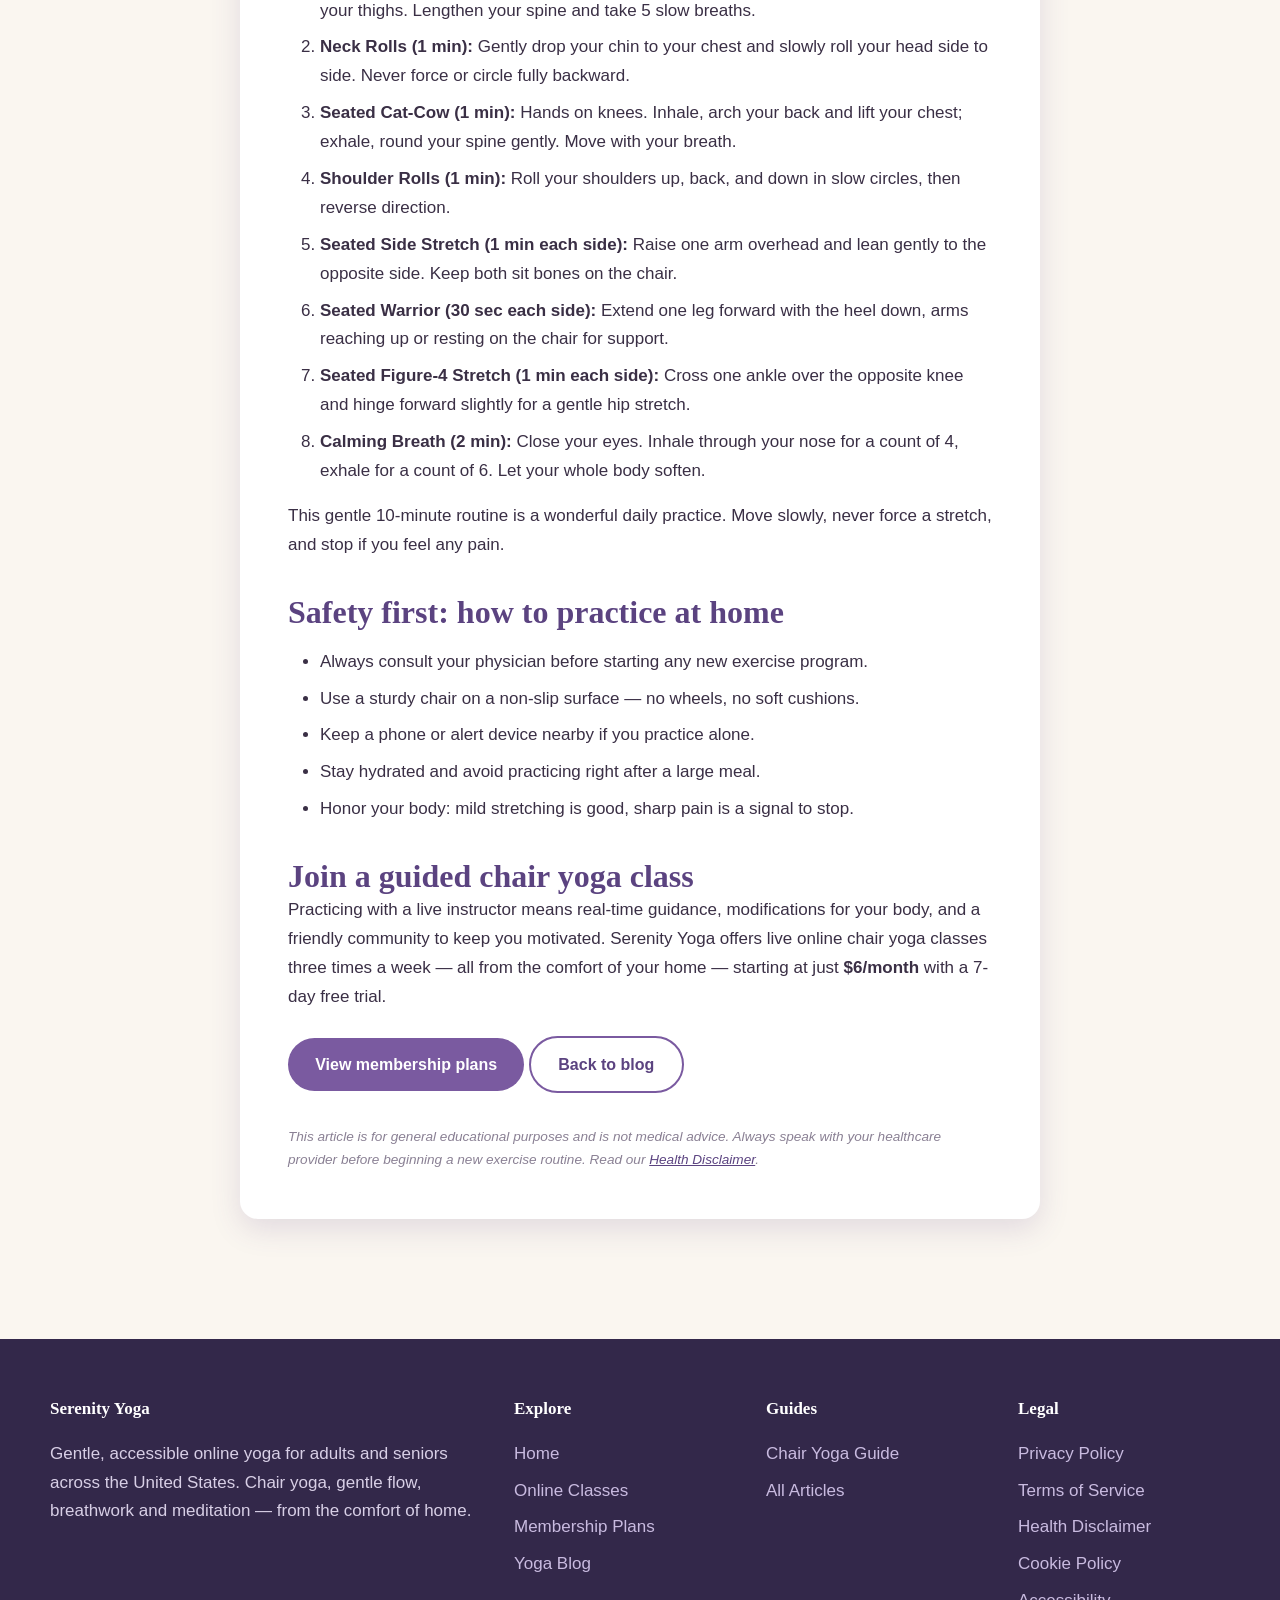
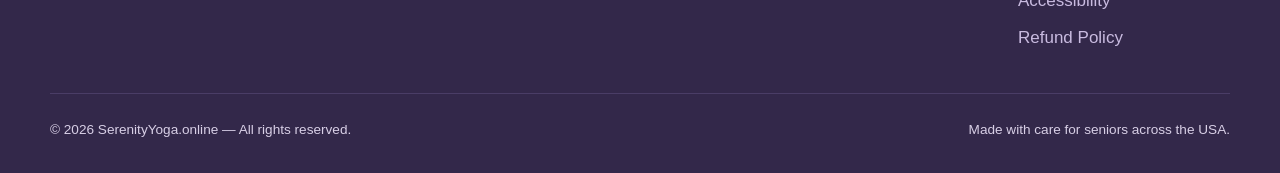
<file: chair-yoga-guide.html>
<!DOCTYPE html>
<html lang="en-US">
<head>
<meta charset="UTF-8">
<meta name="viewport" content="width=device-width, initial-scale=1.0">
<title>The Complete Guide to Chair Yoga for Seniors (2026) | Serenity Yoga</title>
<meta name="description" content="Learn what chair yoga is, its science-backed benefits for seniors, 8 easy beginner poses, and how to practice safely at home.">
<link rel="icon" type="image/png" href="images/logo.png">
<link rel="stylesheet" href="styles.css">
<script src="script.js" defer></script>
</head>
<body>
<a class="skip-link" href="#main">Skip to main content</a>
<header class="site">
  <div class="nav-wrap">
    <a class="brand" href="index.html"><img src="images/logo.png" alt="Serenity Yoga lotus logo"><span>Serenity Yoga</span></a>
    <button class="hamburger" aria-label="Open menu" aria-expanded="false">☰</button>
    <nav class="main" aria-label="Main navigation">
      <a href="index.html">Home</a>
      <a href="classes.html">Classes &amp; Plans</a>
      <a href="blog.html">Blog</a>
      <a href="contact.html">Contact</a>
      <a href="classes.html#plans" class="btn peach">Join Now</a>
    </nav>
  </div>
</header>
<main id="main">

<section>
  <div class="wrap" style="padding-top:2.5rem">
    <article class="post">
      <span class="tag">Beginner Guide</span>
      <h1 style="margin-top:.8rem">The Complete Guide to Chair Yoga for Seniors</h1>
      <p class="meta">Updated October 2026 · 6 min read · By the Serenity Yoga Team</p>
      <div class="post-hero" style="height:260px;margin-bottom:2rem">
        <img src="images/chair-yoga-seniors.jpg" alt="Group of seniors enjoying a chair yoga class with gentle side stretches">
      </div>

      <p><strong>Chair yoga</strong> is exactly what it sounds like: a gentle form of yoga practiced
      while sitting on a chair, or standing while using a chair for support. It brings all the
      benefits of traditional yoga — flexibility, balance, calmer breathing, reduced stress —
      without ever requiring you to get down on the floor.</p>

      <h2>Why chair yoga is perfect for seniors</h2>
      <p>As we age, joints stiffen, balance becomes less steady, and getting up and down from the
      floor can feel risky. Chair yoga removes those barriers. All you need is a sturdy,
      armless chair and a few minutes a day. It's ideal if you:</p>
      <ul>
        <li>Have arthritis, osteoporosis, or joint pain</li>
        <li>Use a walker or have concerns about balance</li>
        <li>Are recovering from surgery or an injury (with your doctor's approval)</li>
        <li>Are brand new to exercise or returning after a long break</li>
        <li>Simply want a safe, gentle way to keep moving</li>
      </ul>

      <h2>Benefits backed by research</h2>
      <p>Studies of older adults practicing chair yoga have found meaningful improvements in:</p>
      <ul>
        <li><strong>Balance and fall prevention</strong> — supported standing poses strengthen the legs and core</li>
        <li><strong>Flexibility</strong> — gentle stretches keep hips, shoulders and spine mobile</li>
        <li><strong>Stress and anxiety</strong> — slow breathing activates the body's relaxation response</li>
        <li><strong>Sleep quality</strong> — evening relaxation practices help you fall asleep faster</li>
        <li><strong>Joint comfort</strong> — mindful movement lubricates stiff joints without impact</li>
      </ul>

      <h2>8 easy chair yoga poses to try today</h2>
      <ol>
        <li><strong>Seated Mountain (1 min):</strong> Sit tall at the edge of your chair, feet flat,
            hands resting on your thighs. Lengthen your spine and take 5 slow breaths.</li>
        <li><strong>Neck Rolls (1 min):</strong> Gently drop your chin to your chest and slowly roll
            your head side to side. Never force or circle fully backward.</li>
        <li><strong>Seated Cat-Cow (1 min):</strong> Hands on knees. Inhale, arch your back and lift
            your chest; exhale, round your spine gently. Move with your breath.</li>
        <li><strong>Shoulder Rolls (1 min):</strong> Roll your shoulders up, back, and down in slow
            circles, then reverse direction.</li>
        <li><strong>Seated Side Stretch (1 min each side):</strong> Raise one arm overhead and lean
            gently to the opposite side. Keep both sit bones on the chair.</li>
        <li><strong>Seated Warrior (30 sec each side):</strong> Extend one leg forward with the heel
            down, arms reaching up or resting on the chair for support.</li>
        <li><strong>Seated Figure-4 Stretch (1 min each side):</strong> Cross one ankle over the
            opposite knee and hinge forward slightly for a gentle hip stretch.</li>
        <li><strong>Calming Breath (2 min):</strong> Close your eyes. Inhale through your nose for a
            count of 4, exhale for a count of 6. Let your whole body soften.</li>
      </ol>
      <p>This gentle 10-minute routine is a wonderful daily practice. Move slowly, never force a
      stretch, and stop if you feel any pain.</p>

      <h2>Safety first: how to practice at home</h2>
      <ul>
        <li>Always consult your physician before starting any new exercise program.</li>
        <li>Use a sturdy chair on a non-slip surface — no wheels, no soft cushions.</li>
        <li>Keep a phone or alert device nearby if you practice alone.</li>
        <li>Stay hydrated and avoid practicing right after a large meal.</li>
        <li>Honor your body: mild stretching is good, sharp pain is a signal to stop.</li>
      </ul>

      <h2>Join a guided chair yoga class</h2>
      <p>Practicing with a live instructor means real-time guidance, modifications for your body,
      and a friendly community to keep you motivated. Serenity Yoga offers live online chair yoga
      classes three times a week — all from the comfort of your home — starting at just
      <strong>$6/month</strong> with a 7-day free trial.</p>
      <p style="margin-top:1.5rem">
        <a class="btn" href="classes.html#plans">View membership plans</a>
        <a class="btn ghost" href="blog.html">Back to blog</a>
      </p>
      <p class="form-note" style="margin-top:2rem"><em>This article is for general educational purposes
      and is not medical advice. Always speak with your healthcare provider before beginning a new
      exercise routine. Read our <a href="disclaimer.html">Health Disclaimer</a>.</em></p>
    </article>
  </div>
</section>
</main>
<footer class="site">
  <div class="foot-grid">
    <div>
      <h4>Serenity Yoga</h4>
      <p>Gentle, accessible online yoga for adults and seniors across the United States.
      Chair yoga, gentle flow, breathwork and meditation — from the comfort of home.</p>
    </div>
    <div>
      <h4>Explore</h4>
      <ul>
        <li><a href="index.html">Home</a></li>
        <li><a href="classes.html">Online Classes</a></li>
        <li><a href="classes.html#plans">Membership Plans</a></li>
        <li><a href="blog.html">Yoga Blog</a></li>
      </ul>
    </div>
    <div>
      <h4>Guides</h4>
      <ul>
        <li><a href="chair-yoga-guide.html">Chair Yoga Guide</a></li>
        <li><a href="blog.html">All Articles</a></li>
      </ul>
    </div>
    <div>
      <h4>Legal</h4>
      <ul>
        <li><a href="privacy.html">Privacy Policy</a></li>
        <li><a href="terms.html">Terms of Service</a></li>
        <li><a href="disclaimer.html">Health Disclaimer</a></li>
        <li><a href="cookies.html">Cookie Policy</a></li>
        <li><a href="accessibility.html">Accessibility</a></li>
        <li><a href="refund.html">Refund Policy</a></li>
      </ul>
    </div>
  </div>
  <div class="foot-bottom">
    <span>© <span class="year"></span> SerenityYoga.online — All rights reserved.</span>
    <span>Made with care for seniors across the USA.</span>
  </div>
</footer>
</body>
</html>
</file>
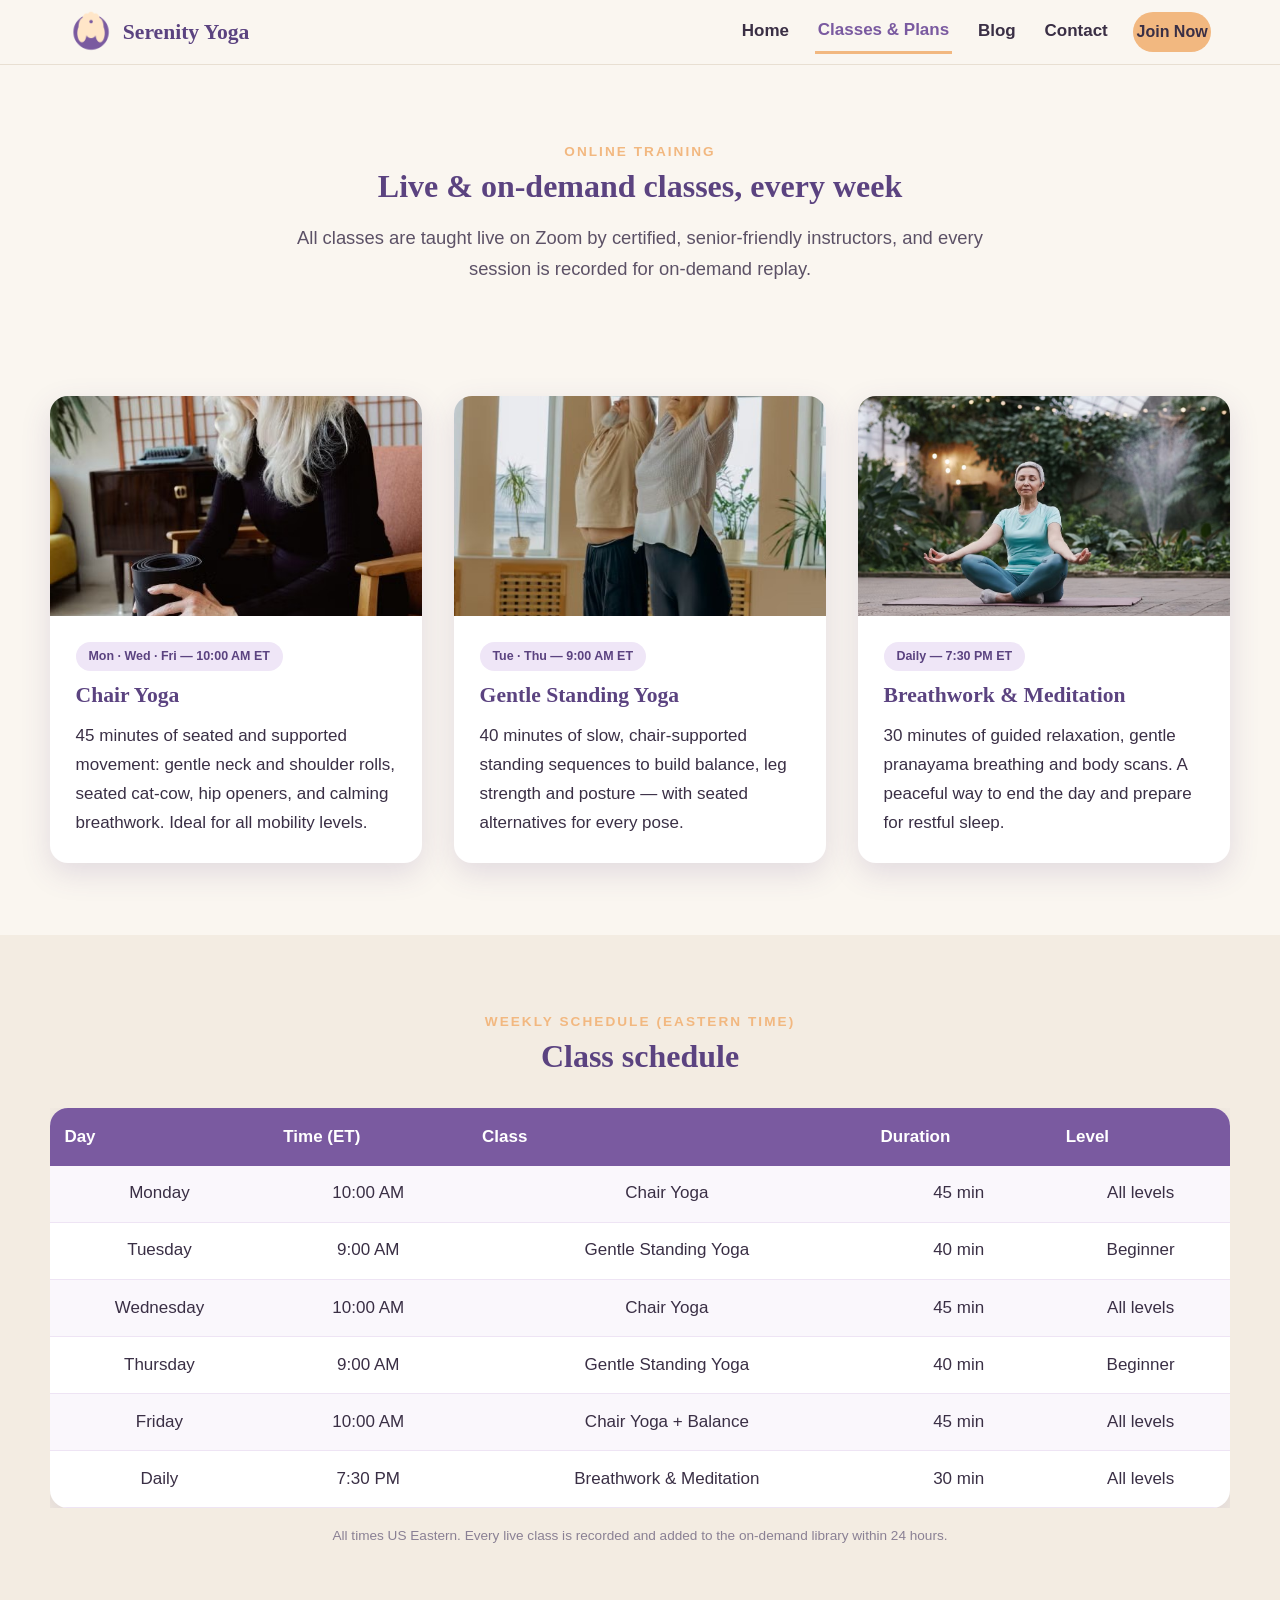
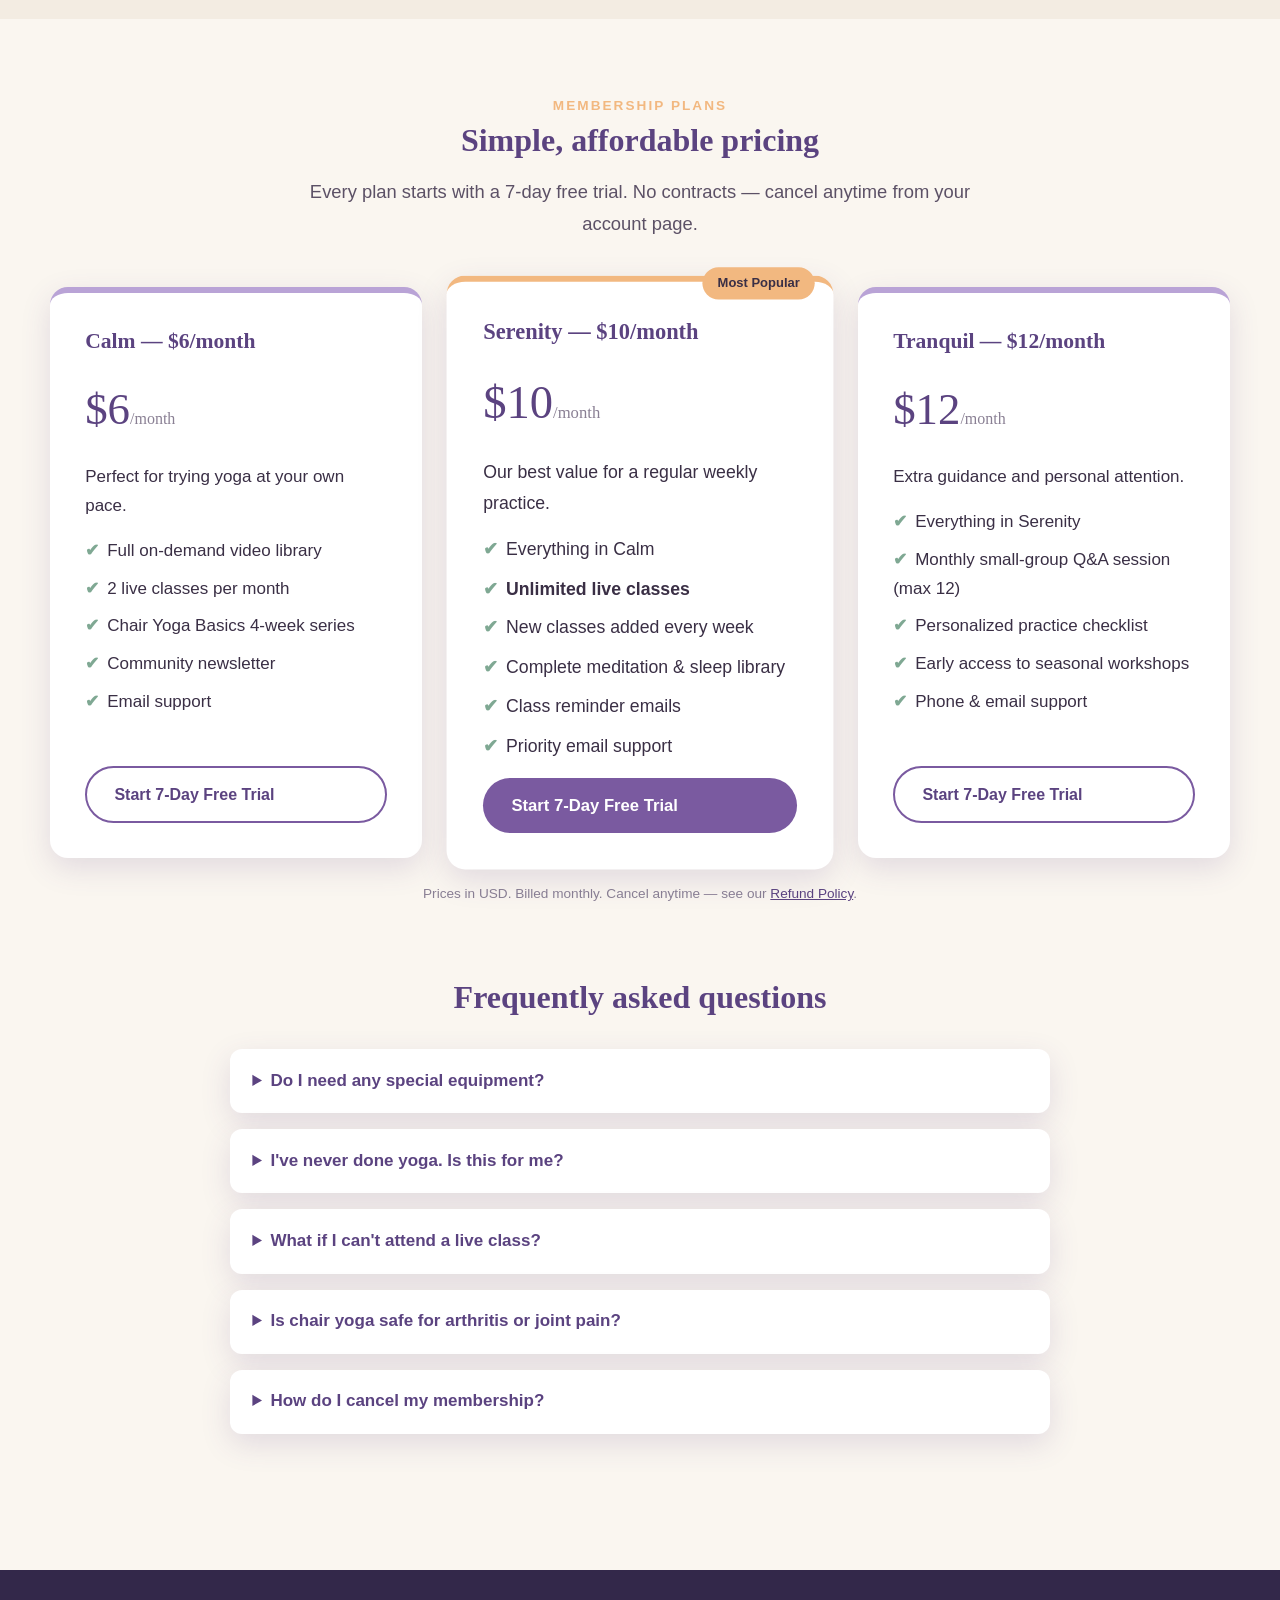
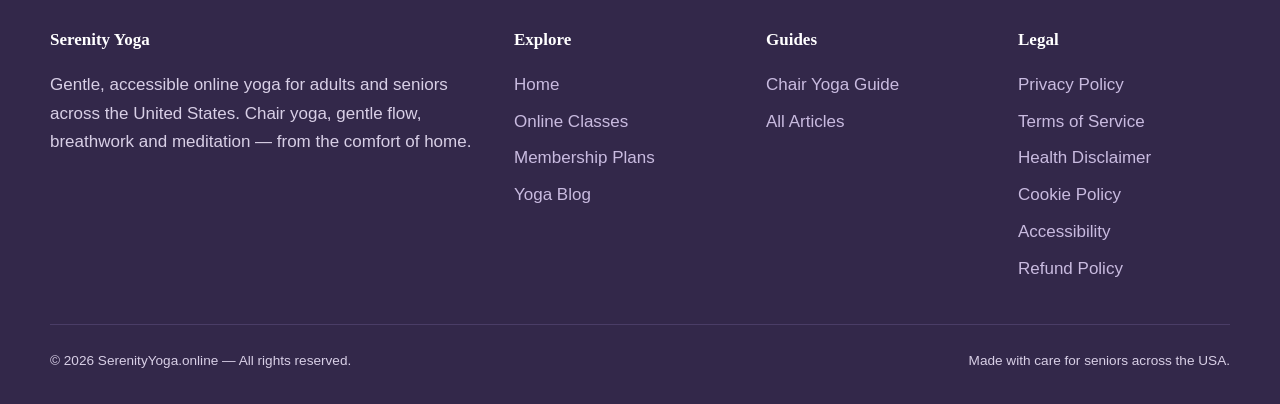
<file: classes.html>
<!DOCTYPE html>
<html lang="en-US">
<head>
<meta charset="UTF-8">
<meta name="viewport" content="width=device-width, initial-scale=1.0">
<title>Online Yoga Classes & Membership Plans — $6, $10, $12 | Serenity Yoga</title>
<meta name="description" content="Live and on-demand chair yoga, gentle yoga and meditation classes for seniors. Plans from $6/month with a 7-day free trial.">
<link rel="icon" type="image/png" href="images/logo.png">
<link rel="stylesheet" href="styles.css">
<script src="script.js" defer></script>
</head>
<body>
<a class="skip-link" href="#main">Skip to main content</a>
<header class="site">
  <div class="nav-wrap">
    <a class="brand" href="index.html"><img src="images/logo.png" alt="Serenity Yoga lotus logo"><span>Serenity Yoga</span></a>
    <button class="hamburger" aria-label="Open menu" aria-expanded="false">☰</button>
    <nav class="main" aria-label="Main navigation">
      <a href="index.html">Home</a>
      <a href="classes.html">Classes &amp; Plans</a>
      <a href="blog.html">Blog</a>
      <a href="contact.html">Contact</a>
      <a href="classes.html#plans" class="btn peach">Join Now</a>
    </nav>
  </div>
</header>
<main id="main">

<section>
  <div class="wrap center">
    <span class="eyebrow">Online training</span>
    <h2>Live &amp; on-demand classes, every week</h2>
    <p class="lead">All classes are taught live on Zoom by certified, senior-friendly instructors,
       and every session is recorded for on-demand replay.</p>
  </div>
</section>

<section style="padding-top:0">
  <div class="wrap">
    <div class="grid grid-3">
      <div class="card">
        <img src="images/senior-chair-home.jpg" alt="Senior woman preparing for chair yoga at home with her mat beside a comfortable chair">
        <div class="body">
          <span class="tag">Mon · Wed · Fri — 10:00 AM ET</span>
          <h3>Chair Yoga</h3>
          <p>45 minutes of seated and supported movement: gentle neck and shoulder rolls,
             seated cat-cow, hip openers, and calming breathwork. Ideal for all mobility levels.</p>
        </div>
      </div>
      <div class="card">
        <img src="images/senior-standing-pose.jpg" alt="Two seniors practicing a gentle standing yoga pose with arms raised in a bright studio">
        <div class="body">
          <span class="tag">Tue · Thu — 9:00 AM ET</span>
          <h3>Gentle Standing Yoga</h3>
          <p>40 minutes of slow, chair-supported standing sequences to build balance,
             leg strength and posture — with seated alternatives for every pose.</p>
        </div>
      </div>
      <div class="card">
        <img src="images/senior-meditation.jpg" alt="Senior woman meditating peacefully in a botanical garden conservatory">
        <div class="body">
          <span class="tag">Daily — 7:30 PM ET</span>
          <h3>Breathwork &amp; Meditation</h3>
          <p>30 minutes of guided relaxation, gentle pranayama breathing and body scans.
             A peaceful way to end the day and prepare for restful sleep.</p>
        </div>
      </div>
    </div>
  </div>
</section>

<section style="background:#f3ece2">
  <div class="wrap center">
    <span class="eyebrow">Weekly schedule (Eastern Time)</span>
    <h2>Class schedule</h2>
    <div style="overflow-x:auto;margin-top:2rem">
    <table class="schedule">
      <tr><th>Day</th><th>Time (ET)</th><th>Class</th><th>Duration</th><th>Level</th></tr>
      <tr><td>Monday</td><td>10:00 AM</td><td>Chair Yoga</td><td>45 min</td><td>All levels</td></tr>
      <tr><td>Tuesday</td><td>9:00 AM</td><td>Gentle Standing Yoga</td><td>40 min</td><td>Beginner</td></tr>
      <tr><td>Wednesday</td><td>10:00 AM</td><td>Chair Yoga</td><td>45 min</td><td>All levels</td></tr>
      <tr><td>Thursday</td><td>9:00 AM</td><td>Gentle Standing Yoga</td><td>40 min</td><td>Beginner</td></tr>
      <tr><td>Friday</td><td>10:00 AM</td><td>Chair Yoga + Balance</td><td>45 min</td><td>All levels</td></tr>
      <tr><td>Daily</td><td>7:30 PM</td><td>Breathwork &amp; Meditation</td><td>30 min</td><td>All levels</td></tr>
    </table>
    </div>
    <p class="form-note" style="margin-top:1rem">All times US Eastern. Every live class is recorded and added to the on-demand library within 24 hours.</p>
  </div>
</section>

<section id="plans">
  <div class="wrap center">
    <span class="eyebrow">Membership plans</span>
    <h2>Simple, affordable pricing</h2>
    <p class="lead">Every plan starts with a 7-day free trial. No contracts — cancel anytime from your account page.</p>
    <div class="grid grid-3" style="text-align:left;margin-top:3rem">
      <div class="plan">
        <h3>Calm — $6/month</h3>
        <div class="price">$6<small>/month</small></div>
        <p>Perfect for trying yoga at your own pace.</p>
        <ul>
          <li>Full on-demand video library</li>
          <li>2 live classes per month</li>
          <li>Chair Yoga Basics 4-week series</li>
          <li>Community newsletter</li>
          <li>Email support</li>
        </ul>
        <a class="btn ghost" href="contact.html">Start 7-Day Free Trial</a>
      </div>
      <div class="plan featured">
        <span class="ribbon">Most Popular</span>
        <h3>Serenity — $10/month</h3>
        <div class="price">$10<small>/month</small></div>
        <p>Our best value for a regular weekly practice.</p>
        <ul>
          <li>Everything in Calm</li>
          <li><strong>Unlimited live classes</strong></li>
          <li>New classes added every week</li>
          <li>Complete meditation &amp; sleep library</li>
          <li>Class reminder emails</li>
          <li>Priority email support</li>
        </ul>
        <a class="btn" href="contact.html">Start 7-Day Free Trial</a>
      </div>
      <div class="plan">
        <h3>Tranquil — $12/month</h3>
        <div class="price">$12<small>/month</small></div>
        <p>Extra guidance and personal attention.</p>
        <ul>
          <li>Everything in Serenity</li>
          <li>Monthly small-group Q&amp;A session (max 12)</li>
          <li>Personalized practice checklist</li>
          <li>Early access to seasonal workshops</li>
          <li>Phone &amp; email support</li>
        </ul>
        <a class="btn ghost" href="contact.html">Start 7-Day Free Trial</a>
      </div>
    </div>
    <p class="form-note" style="margin-top:1.5rem">Prices in USD. Billed monthly. Cancel anytime — see our <a href="refund.html">Refund Policy</a>.</p>
  </div>
</section>

<section style="padding-top:0">
  <div class="wrap" style="max-width:820px">
    <h2 class="center">Frequently asked questions</h2>
    <div style="margin-top:2rem">
      <details><summary>Do I need any special equipment?</summary>
        <p>No. A sturdy chair without wheels, comfortable clothing, and a device with internet
        (computer, tablet, or smartphone) are all you need. A water bottle nearby is nice to have.</p></details>
      <details><summary>I've never done yoga. Is this for me?</summary>
        <p>Absolutely. Our classes are designed for complete beginners and older adults. Every pose
        has seated and standing options, and you are always encouraged to rest when needed.</p></details>
      <details><summary>What if I can't attend a live class?</summary>
        <p>Every live class is recorded and added to your on-demand library within 24 hours,
        so you can practice whenever it suits you.</p></details>
      <details><summary>Is chair yoga safe for arthritis or joint pain?</summary>
        <p>Chair yoga is one of the gentlest forms of exercise and many members with arthritis
        practice comfortably. However, always consult your physician before beginning any new
        exercise program. See our <a href="disclaimer.html">Health Disclaimer</a>.</p></details>
      <details><summary>How do I cancel my membership?</summary>
        <p>You can cancel anytime from your account page or by emailing support. Your access
        continues until the end of the current billing period. See our <a href="refund.html">Refund Policy</a>.</p></details>
    </div>
  </div>
</section>
</main>
<footer class="site">
  <div class="foot-grid">
    <div>
      <h4>Serenity Yoga</h4>
      <p>Gentle, accessible online yoga for adults and seniors across the United States.
      Chair yoga, gentle flow, breathwork and meditation — from the comfort of home.</p>
    </div>
    <div>
      <h4>Explore</h4>
      <ul>
        <li><a href="index.html">Home</a></li>
        <li><a href="classes.html">Online Classes</a></li>
        <li><a href="classes.html#plans">Membership Plans</a></li>
        <li><a href="blog.html">Yoga Blog</a></li>
      </ul>
    </div>
    <div>
      <h4>Guides</h4>
      <ul>
        <li><a href="chair-yoga-guide.html">Chair Yoga Guide</a></li>
        <li><a href="blog.html">All Articles</a></li>
      </ul>
    </div>
    <div>
      <h4>Legal</h4>
      <ul>
        <li><a href="privacy.html">Privacy Policy</a></li>
        <li><a href="terms.html">Terms of Service</a></li>
        <li><a href="disclaimer.html">Health Disclaimer</a></li>
        <li><a href="cookies.html">Cookie Policy</a></li>
        <li><a href="accessibility.html">Accessibility</a></li>
        <li><a href="refund.html">Refund Policy</a></li>
      </ul>
    </div>
  </div>
  <div class="foot-bottom">
    <span>© <span class="year"></span> SerenityYoga.online — All rights reserved.</span>
    <span>Made with care for seniors across the USA.</span>
  </div>
</footer>
</body>
</html>
</file>
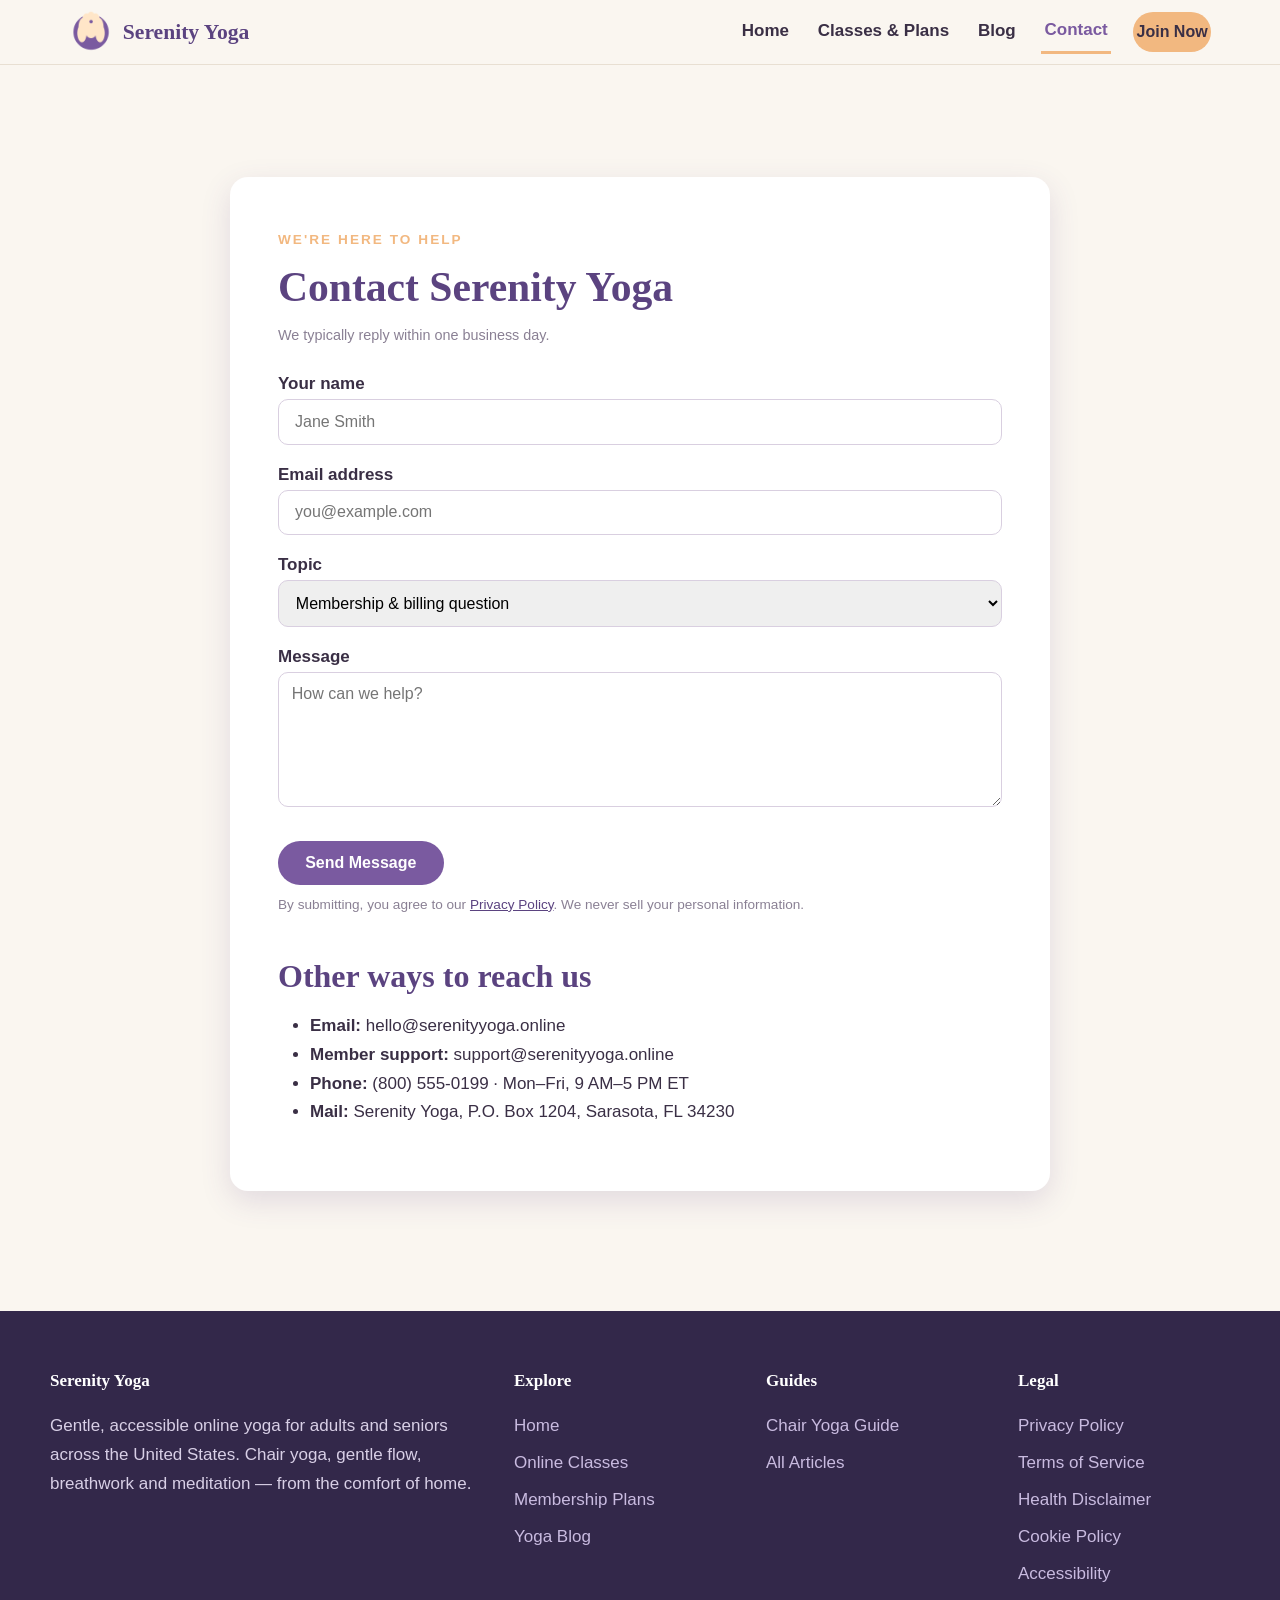
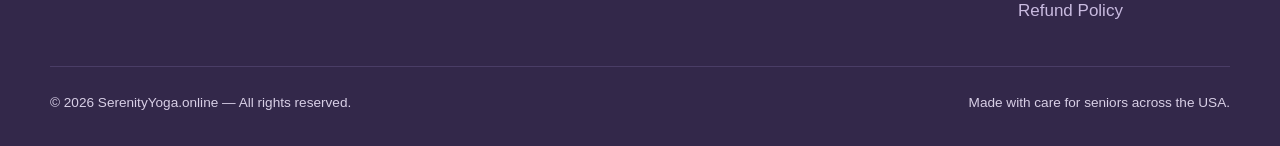
<file: contact.html>
<!DOCTYPE html>
<html lang="en-US">
<head>
<meta charset="UTF-8">
<meta name="viewport" content="width=device-width, initial-scale=1.0">
<title>Contact Us | Serenity Yoga</title>
<meta name="description" content="Questions about our online yoga classes for seniors? Contact Serenity Yoga — we reply within one business day.">
<link rel="icon" type="image/png" href="images/logo.png">
<link rel="stylesheet" href="styles.css">
<script src="script.js" defer></script>
</head>
<body>
<a class="skip-link" href="#main">Skip to main content</a>
<header class="site">
  <div class="nav-wrap">
    <a class="brand" href="index.html"><img src="images/logo.png" alt="Serenity Yoga lotus logo"><span>Serenity Yoga</span></a>
    <button class="hamburger" aria-label="Open menu" aria-expanded="false">☰</button>
    <nav class="main" aria-label="Main navigation">
      <a href="index.html">Home</a>
      <a href="classes.html">Classes &amp; Plans</a>
      <a href="blog.html">Blog</a>
      <a href="contact.html">Contact</a>
      <a href="classes.html#plans" class="btn peach">Join Now</a>
    </nav>
  </div>
</header>
<main id="main">

<section>
  <div class="wrap" style="max-width:820px;padding-top:2.5rem">
    <div class="legal">
      <span class="eyebrow">We're here to help</span>
      <h1 style="margin-top:.5rem">Contact Serenity Yoga</h1>
      <p class="meta">We typically reply within one business day.</p>
      <form data-demo="Thank you! Your message has been sent. We'll reply within one business day." aria-label="Contact form">
        <p style="margin-bottom:1rem"><label for="name"><strong>Your name</strong></label><br>
        <input type="text" id="name" required placeholder="Jane Smith" style="width:100%"></p>
        <p style="margin-bottom:1rem"><label for="email"><strong>Email address</strong></label><br>
        <input type="email" id="email" required placeholder="you@example.com" style="width:100%"></p>
        <p style="margin-bottom:1rem"><label for="topic"><strong>Topic</strong></label><br>
        <select id="topic" style="width:100%;padding:.8rem;border:1.5px solid #d9cfe0;border-radius:10px;font-size:1rem">
          <option>Membership &amp; billing question</option>
          <option>Free trial help</option>
          <option>Class schedule</option>
          <option>Technical support (Zoom)</option>
          <option>Something else</option>
        </select></p>
        <p style="margin-bottom:1.5rem"><label for="msg"><strong>Message</strong></label><br>
        <textarea id="msg" required rows="6" placeholder="How can we help?" style="width:100%;padding:.8rem;border:1.5px solid #d9cfe0;border-radius:10px;font-size:1rem;font-family:inherit"></textarea></p>
        <button class="btn" type="submit">Send Message</button>
        <p class="form-note">By submitting, you agree to our <a href="privacy.html">Privacy Policy</a>.
        We never sell your personal information.</p>
      </form>
      <h2 style="margin-top:2.5rem">Other ways to reach us</h2>
      <ul>
        <li><strong>Email:</strong> hello@serenityyoga.online</li>
        <li><strong>Member support:</strong> support@serenityyoga.online</li>
        <li><strong>Phone:</strong> (800) 555-0199 · Mon–Fri, 9 AM–5 PM ET</li>
        <li><strong>Mail:</strong> Serenity Yoga, P.O. Box 1204, Sarasota, FL 34230</li>
      </ul>
    </div>
  </div>
</section>
</main>
<footer class="site">
  <div class="foot-grid">
    <div>
      <h4>Serenity Yoga</h4>
      <p>Gentle, accessible online yoga for adults and seniors across the United States.
      Chair yoga, gentle flow, breathwork and meditation — from the comfort of home.</p>
    </div>
    <div>
      <h4>Explore</h4>
      <ul>
        <li><a href="index.html">Home</a></li>
        <li><a href="classes.html">Online Classes</a></li>
        <li><a href="classes.html#plans">Membership Plans</a></li>
        <li><a href="blog.html">Yoga Blog</a></li>
      </ul>
    </div>
    <div>
      <h4>Guides</h4>
      <ul>
        <li><a href="chair-yoga-guide.html">Chair Yoga Guide</a></li>
        <li><a href="blog.html">All Articles</a></li>
      </ul>
    </div>
    <div>
      <h4>Legal</h4>
      <ul>
        <li><a href="privacy.html">Privacy Policy</a></li>
        <li><a href="terms.html">Terms of Service</a></li>
        <li><a href="disclaimer.html">Health Disclaimer</a></li>
        <li><a href="cookies.html">Cookie Policy</a></li>
        <li><a href="accessibility.html">Accessibility</a></li>
        <li><a href="refund.html">Refund Policy</a></li>
      </ul>
    </div>
  </div>
  <div class="foot-bottom">
    <span>© <span class="year"></span> SerenityYoga.online — All rights reserved.</span>
    <span>Made with care for seniors across the USA.</span>
  </div>
</footer>
</body>
</html>
</file>
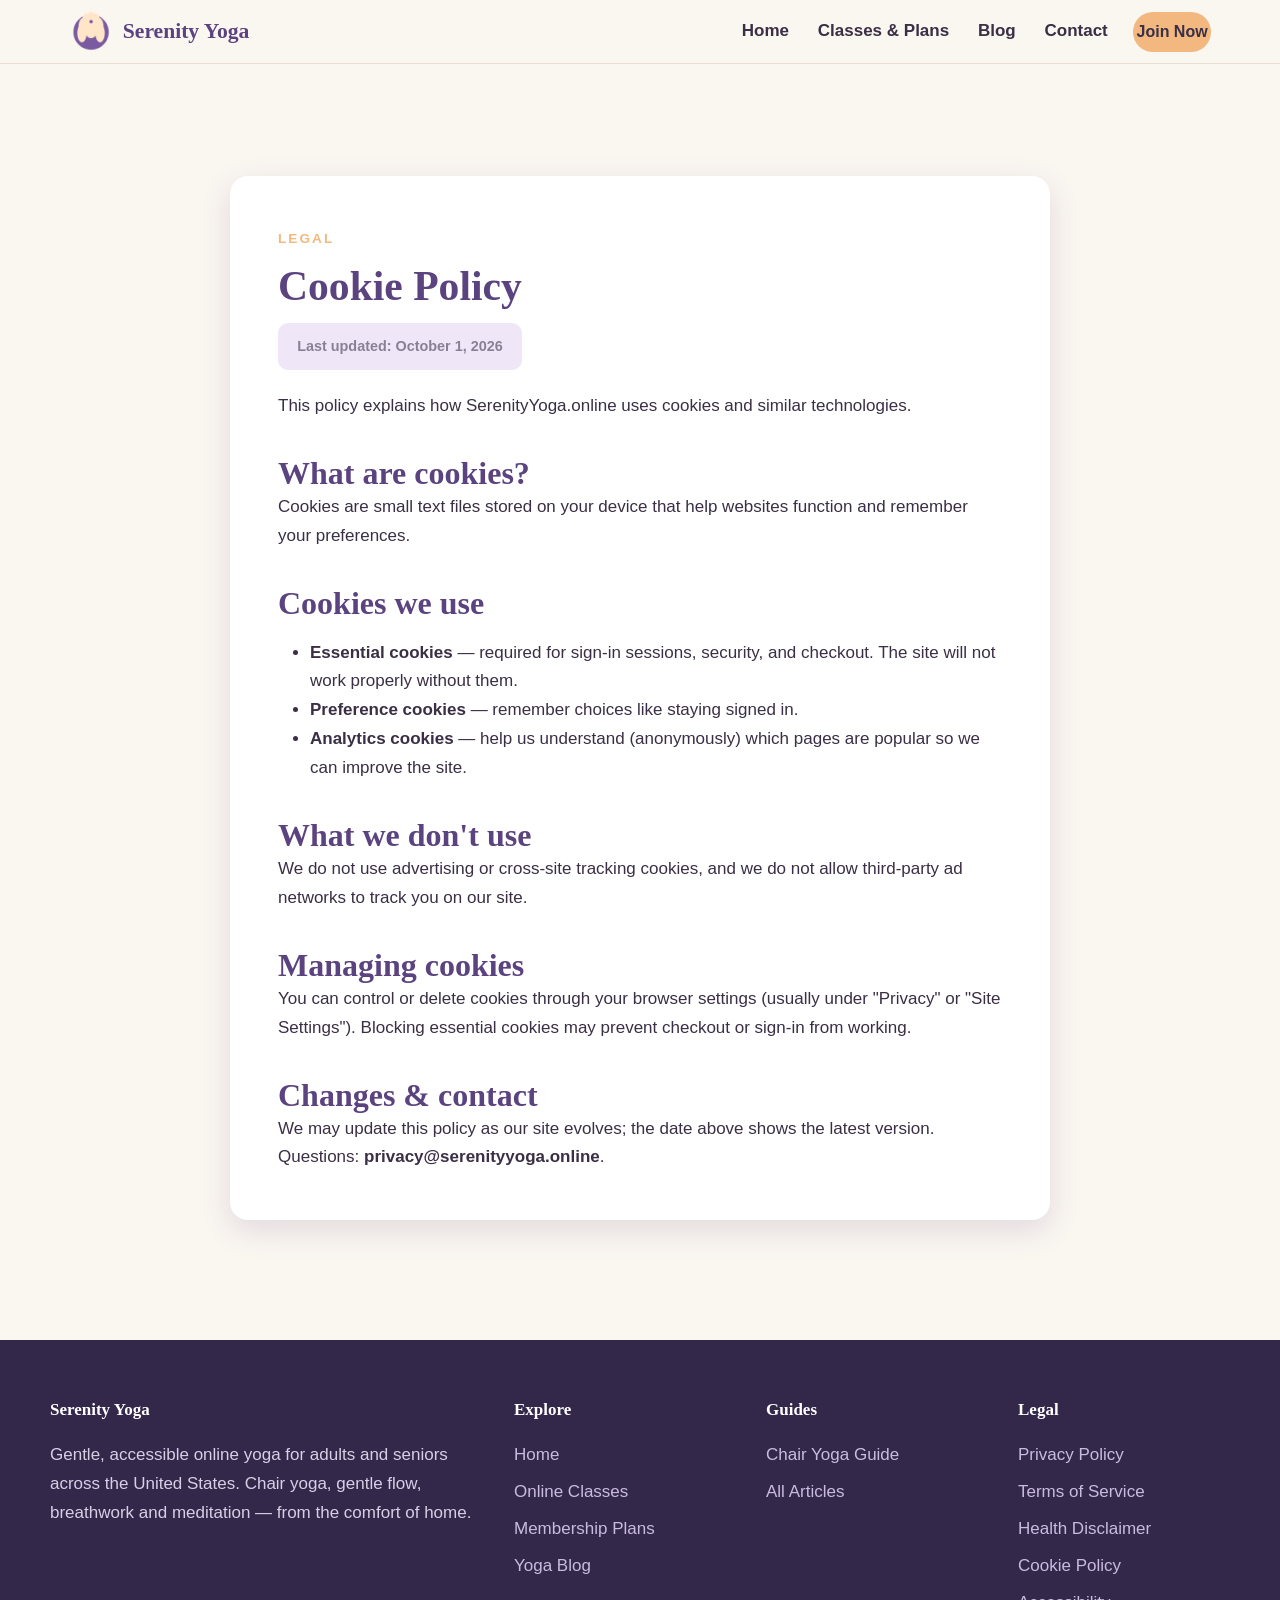
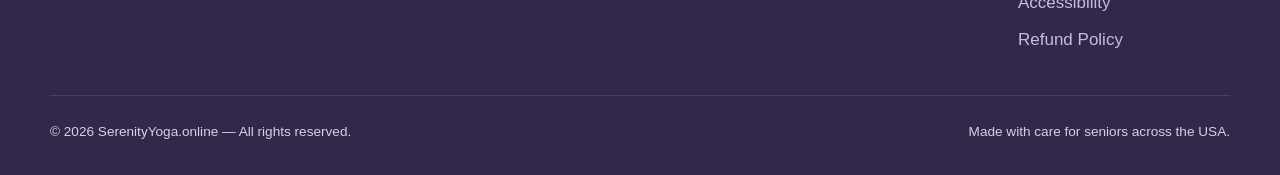
<file: cookies.html>
<!DOCTYPE html>
<html lang="en-US">
<head>
<meta charset="UTF-8">
<meta name="viewport" content="width=device-width, initial-scale=1.0">
<title>Cookie Policy | Serenity Yoga</title>
<meta name="description" content="How SerenityYoga.online uses cookies and how you can manage them.">
<link rel="icon" type="image/png" href="images/logo.png">
<link rel="stylesheet" href="styles.css">
<script src="script.js" defer></script>
</head>
<body>
<a class="skip-link" href="#main">Skip to main content</a>
<header class="site">
  <div class="nav-wrap">
    <a class="brand" href="index.html"><img src="images/logo.png" alt="Serenity Yoga lotus logo"><span>Serenity Yoga</span></a>
    <button class="hamburger" aria-label="Open menu" aria-expanded="false">☰</button>
    <nav class="main" aria-label="Main navigation">
      <a href="index.html">Home</a>
      <a href="classes.html">Classes &amp; Plans</a>
      <a href="blog.html">Blog</a>
      <a href="contact.html">Contact</a>
      <a href="classes.html#plans" class="btn peach">Join Now</a>
    </nav>
  </div>
</header>
<main id="main">

<section><div class="wrap" style="padding-top:2.5rem"><div class="legal">
<span class="eyebrow">Legal</span>
<h1 style="margin-top:.5rem">Cookie Policy</h1>
<p class="meta"><span class="updated">Last updated: October 1, 2026</span></p>
<p>This policy explains how SerenityYoga.online uses cookies and similar technologies.</p>
<h2>What are cookies?</h2>
<p>Cookies are small text files stored on your device that help websites function and remember
your preferences.</p>
<h2>Cookies we use</h2>
<ul>
<li><strong>Essential cookies</strong> — required for sign-in sessions, security, and checkout. The site will not work properly without them.</li>
<li><strong>Preference cookies</strong> — remember choices like staying signed in.</li>
<li><strong>Analytics cookies</strong> — help us understand (anonymously) which pages are popular so we can improve the site.</li>
</ul>
<h2>What we don't use</h2>
<p>We do not use advertising or cross-site tracking cookies, and we do not allow third-party
ad networks to track you on our site.</p>
<h2>Managing cookies</h2>
<p>You can control or delete cookies through your browser settings (usually under
"Privacy" or "Site Settings"). Blocking essential cookies may prevent checkout or sign-in
from working.</p>
<h2>Changes &amp; contact</h2>
<p>We may update this policy as our site evolves; the date above shows the latest version.
Questions: <strong>privacy@serenityyoga.online</strong>.</p>
</div></div></section>
</main>
<footer class="site">
  <div class="foot-grid">
    <div>
      <h4>Serenity Yoga</h4>
      <p>Gentle, accessible online yoga for adults and seniors across the United States.
      Chair yoga, gentle flow, breathwork and meditation — from the comfort of home.</p>
    </div>
    <div>
      <h4>Explore</h4>
      <ul>
        <li><a href="index.html">Home</a></li>
        <li><a href="classes.html">Online Classes</a></li>
        <li><a href="classes.html#plans">Membership Plans</a></li>
        <li><a href="blog.html">Yoga Blog</a></li>
      </ul>
    </div>
    <div>
      <h4>Guides</h4>
      <ul>
        <li><a href="chair-yoga-guide.html">Chair Yoga Guide</a></li>
        <li><a href="blog.html">All Articles</a></li>
      </ul>
    </div>
    <div>
      <h4>Legal</h4>
      <ul>
        <li><a href="privacy.html">Privacy Policy</a></li>
        <li><a href="terms.html">Terms of Service</a></li>
        <li><a href="disclaimer.html">Health Disclaimer</a></li>
        <li><a href="cookies.html">Cookie Policy</a></li>
        <li><a href="accessibility.html">Accessibility</a></li>
        <li><a href="refund.html">Refund Policy</a></li>
      </ul>
    </div>
  </div>
  <div class="foot-bottom">
    <span>© <span class="year"></span> SerenityYoga.online — All rights reserved.</span>
    <span>Made with care for seniors across the USA.</span>
  </div>
</footer>
</body>
</html>
</file>
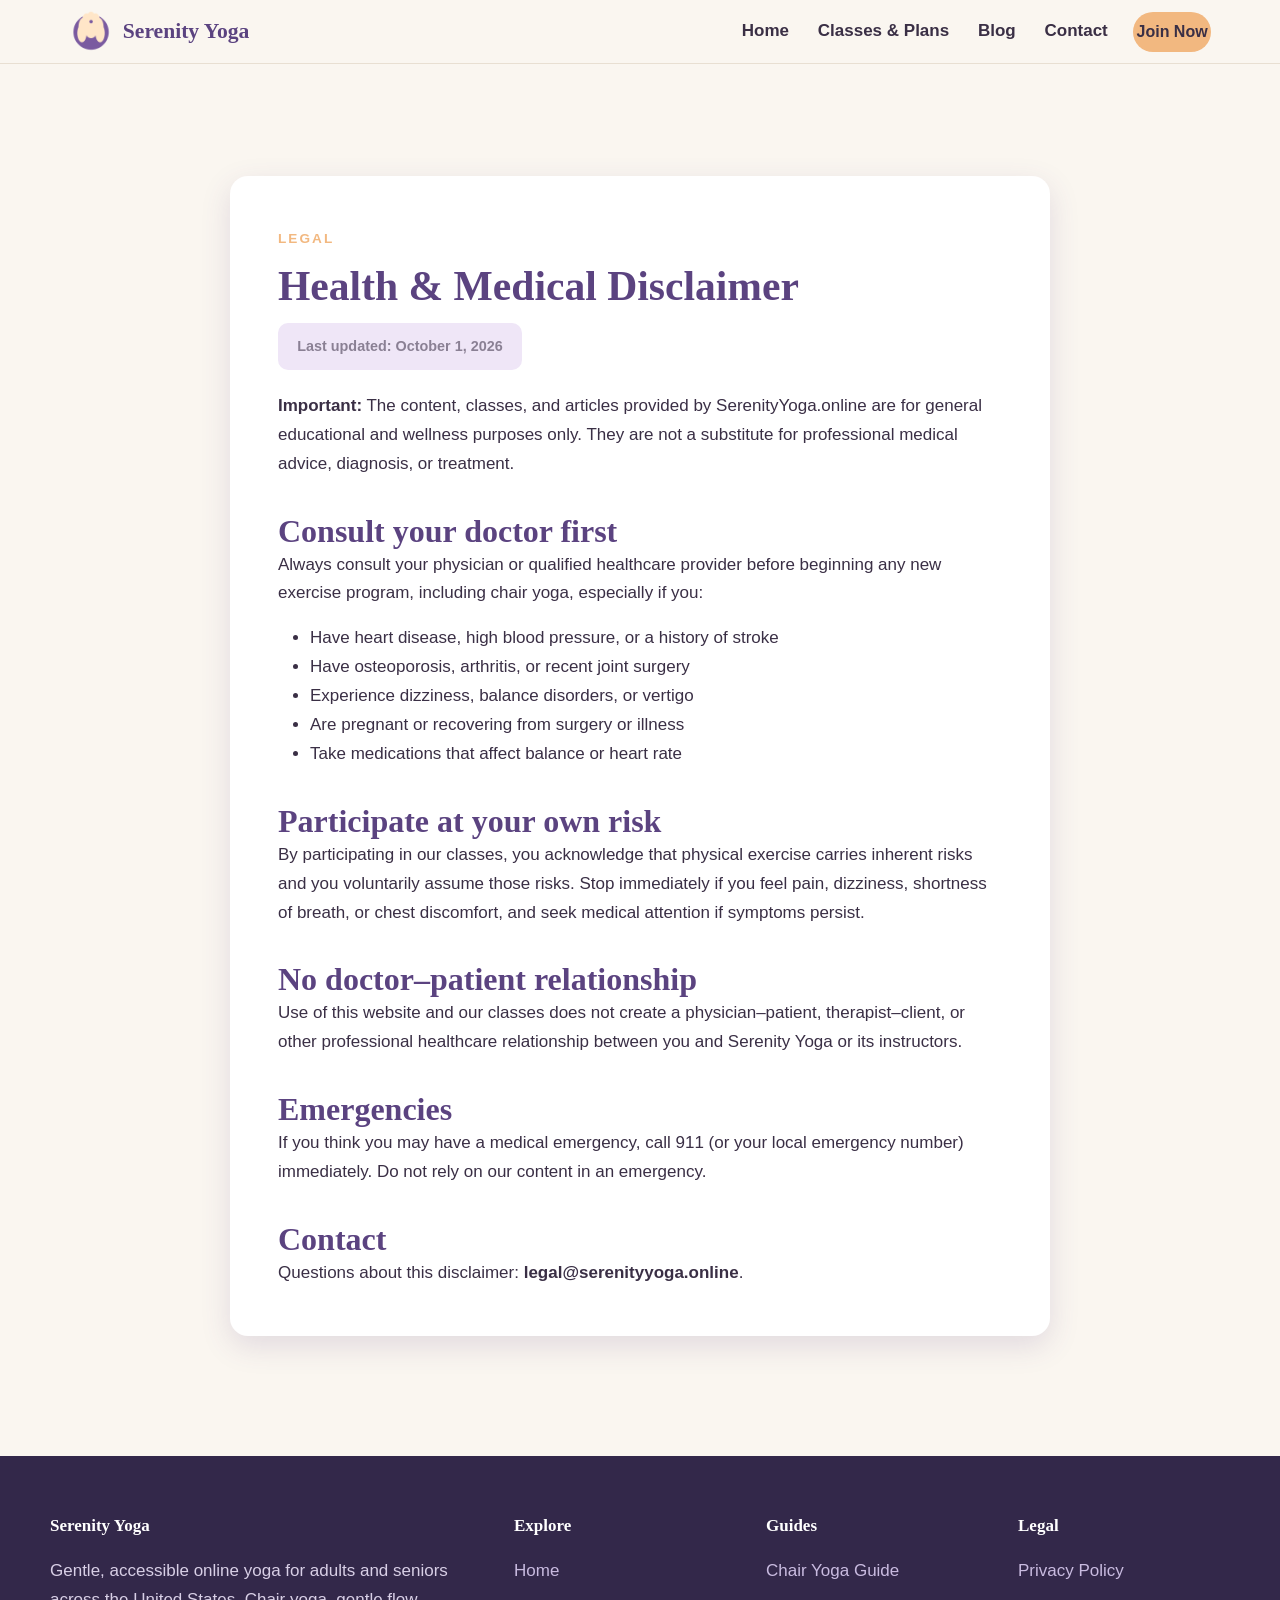
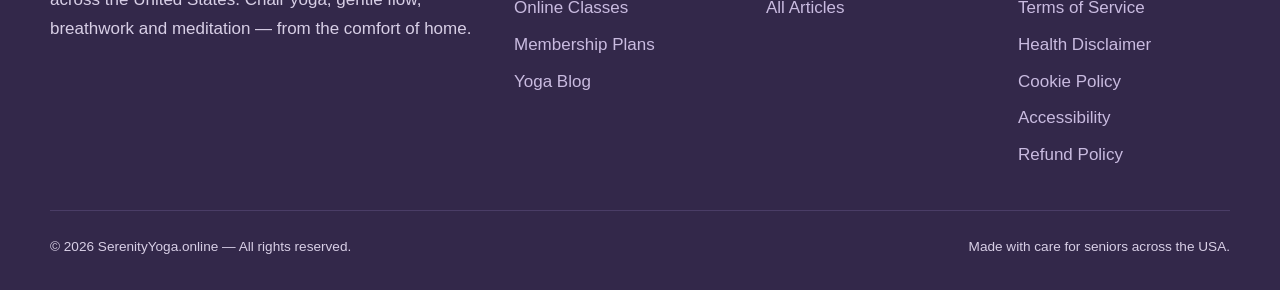
<file: disclaimer.html>
<!DOCTYPE html>
<html lang="en-US">
<head>
<meta charset="UTF-8">
<meta name="viewport" content="width=device-width, initial-scale=1.0">
<title>Health Disclaimer | Serenity Yoga</title>
<meta name="description" content="Important medical and safety information for participants in our online yoga classes.">
<link rel="icon" type="image/png" href="images/logo.png">
<link rel="stylesheet" href="styles.css">
<script src="script.js" defer></script>
</head>
<body>
<a class="skip-link" href="#main">Skip to main content</a>
<header class="site">
  <div class="nav-wrap">
    <a class="brand" href="index.html"><img src="images/logo.png" alt="Serenity Yoga lotus logo"><span>Serenity Yoga</span></a>
    <button class="hamburger" aria-label="Open menu" aria-expanded="false">☰</button>
    <nav class="main" aria-label="Main navigation">
      <a href="index.html">Home</a>
      <a href="classes.html">Classes &amp; Plans</a>
      <a href="blog.html">Blog</a>
      <a href="contact.html">Contact</a>
      <a href="classes.html#plans" class="btn peach">Join Now</a>
    </nav>
  </div>
</header>
<main id="main">

<section><div class="wrap" style="padding-top:2.5rem"><div class="legal">
<span class="eyebrow">Legal</span>
<h1 style="margin-top:.5rem">Health &amp; Medical Disclaimer</h1>
<p class="meta"><span class="updated">Last updated: October 1, 2026</span></p>
<p><strong>Important:</strong> The content, classes, and articles provided by SerenityYoga.online
are for general educational and wellness purposes only. They are not a substitute for
professional medical advice, diagnosis, or treatment.</p>
<h2>Consult your doctor first</h2>
<p>Always consult your physician or qualified healthcare provider before beginning any new
exercise program, including chair yoga, especially if you:</p>
<ul>
<li>Have heart disease, high blood pressure, or a history of stroke</li>
<li>Have osteoporosis, arthritis, or recent joint surgery</li>
<li>Experience dizziness, balance disorders, or vertigo</li>
<li>Are pregnant or recovering from surgery or illness</li>
<li>Take medications that affect balance or heart rate</li>
</ul>
<h2>Participate at your own risk</h2>
<p>By participating in our classes, you acknowledge that physical exercise carries inherent
risks and you voluntarily assume those risks. Stop immediately if you feel pain, dizziness,
shortness of breath, or chest discomfort, and seek medical attention if symptoms persist.</p>
<h2>No doctor–patient relationship</h2>
<p>Use of this website and our classes does not create a physician–patient, therapist–client,
or other professional healthcare relationship between you and Serenity Yoga or its instructors.</p>
<h2>Emergencies</h2>
<p>If you think you may have a medical emergency, call 911 (or your local emergency number)
immediately. Do not rely on our content in an emergency.</p>
<h2>Contact</h2>
<p>Questions about this disclaimer: <strong>legal@serenityyoga.online</strong>.</p>
</div></div></section>
</main>
<footer class="site">
  <div class="foot-grid">
    <div>
      <h4>Serenity Yoga</h4>
      <p>Gentle, accessible online yoga for adults and seniors across the United States.
      Chair yoga, gentle flow, breathwork and meditation — from the comfort of home.</p>
    </div>
    <div>
      <h4>Explore</h4>
      <ul>
        <li><a href="index.html">Home</a></li>
        <li><a href="classes.html">Online Classes</a></li>
        <li><a href="classes.html#plans">Membership Plans</a></li>
        <li><a href="blog.html">Yoga Blog</a></li>
      </ul>
    </div>
    <div>
      <h4>Guides</h4>
      <ul>
        <li><a href="chair-yoga-guide.html">Chair Yoga Guide</a></li>
        <li><a href="blog.html">All Articles</a></li>
      </ul>
    </div>
    <div>
      <h4>Legal</h4>
      <ul>
        <li><a href="privacy.html">Privacy Policy</a></li>
        <li><a href="terms.html">Terms of Service</a></li>
        <li><a href="disclaimer.html">Health Disclaimer</a></li>
        <li><a href="cookies.html">Cookie Policy</a></li>
        <li><a href="accessibility.html">Accessibility</a></li>
        <li><a href="refund.html">Refund Policy</a></li>
      </ul>
    </div>
  </div>
  <div class="foot-bottom">
    <span>© <span class="year"></span> SerenityYoga.online — All rights reserved.</span>
    <span>Made with care for seniors across the USA.</span>
  </div>
</footer>
</body>
</html>
</file>
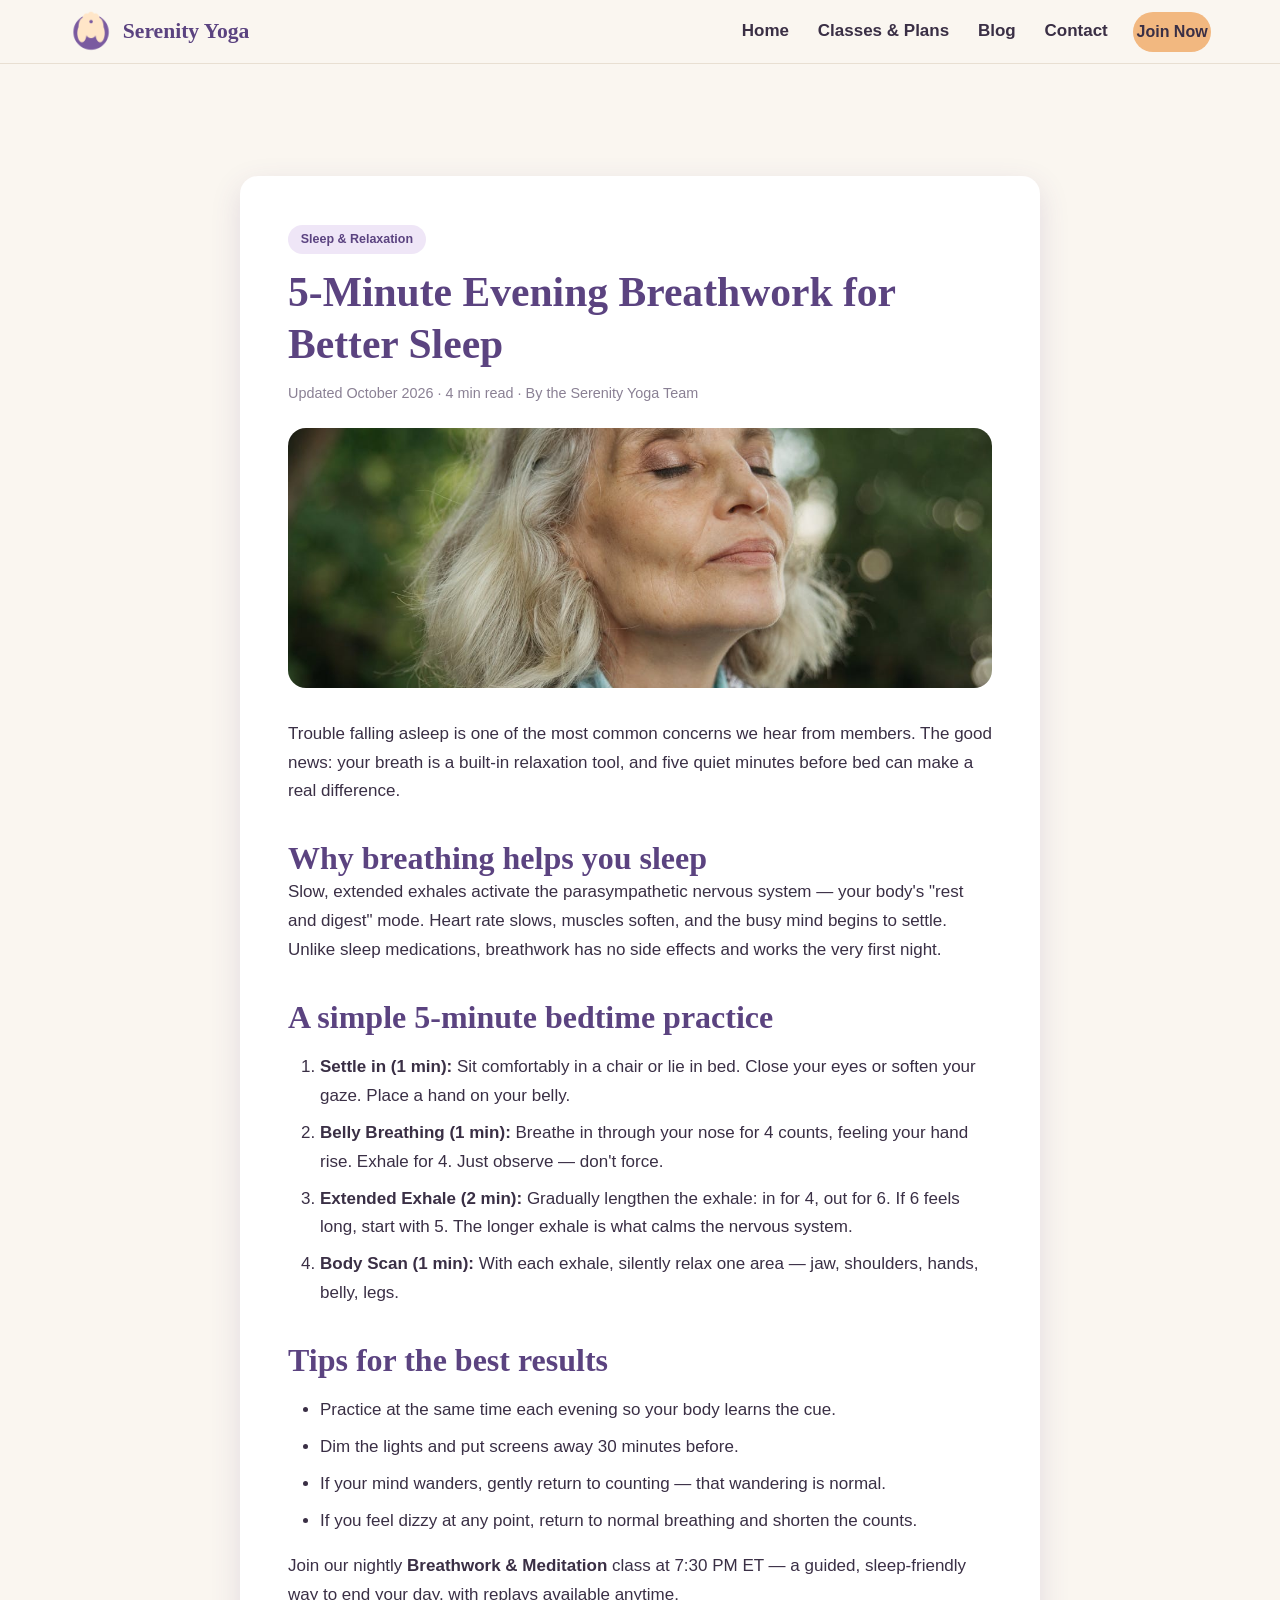
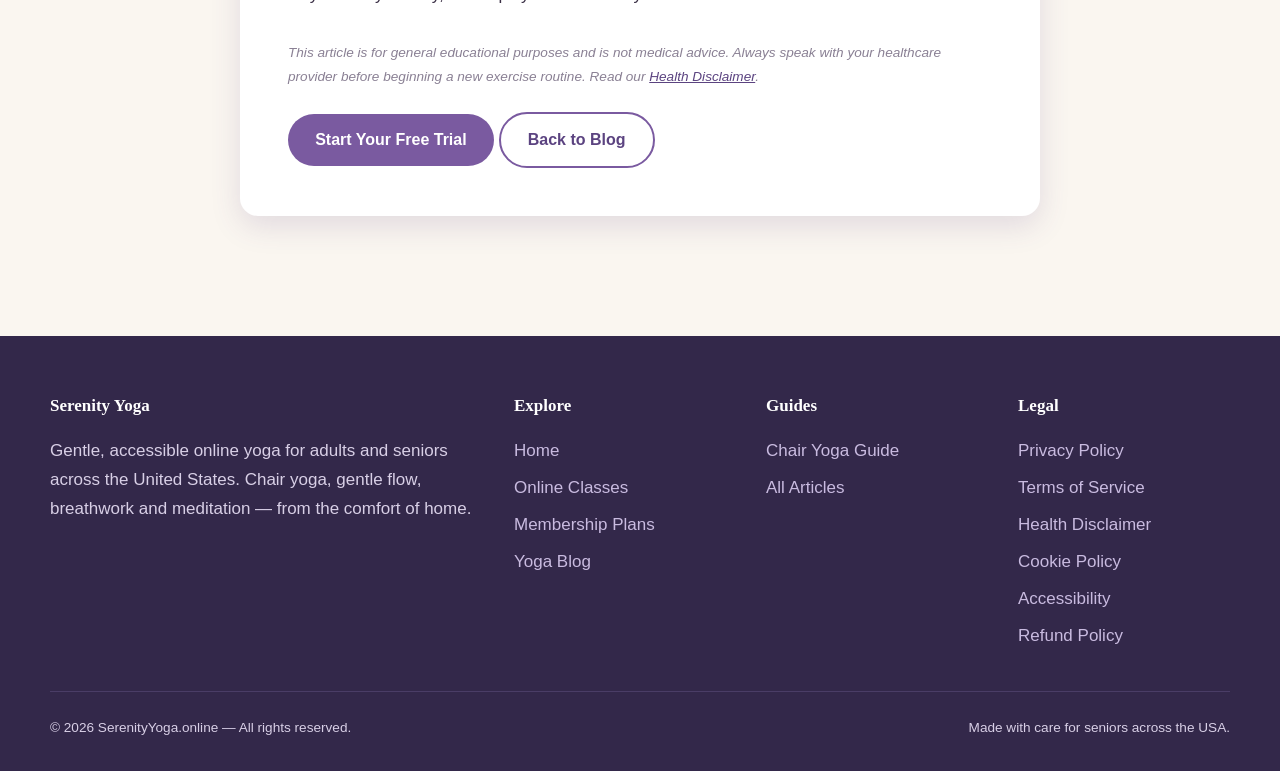
<file: evening-breathwork.html>
<!DOCTYPE html>
<html lang="en-US">
<head>
<meta charset="UTF-8">
<meta name="viewport" content="width=device-width, initial-scale=1.0">
<title>5-Minute Evening Breathwork for Better Sleep | Serenity Yoga</title>
<meta name="description" content="Simple guided breathing techniques seniors can use before bed to calm the mind and fall asleep faster.">
<link rel="icon" type="image/png" href="images/logo.png">
<link rel="stylesheet" href="styles.css">
<script src="script.js" defer></script>
</head>
<body>
<a class="skip-link" href="#main">Skip to main content</a>
<header class="site">
  <div class="nav-wrap">
    <a class="brand" href="index.html"><img src="images/logo.png" alt="Serenity Yoga lotus logo"><span>Serenity Yoga</span></a>
    <button class="hamburger" aria-label="Open menu" aria-expanded="false">☰</button>
    <nav class="main" aria-label="Main navigation">
      <a href="index.html">Home</a>
      <a href="classes.html">Classes &amp; Plans</a>
      <a href="blog.html">Blog</a>
      <a href="contact.html">Contact</a>
      <a href="classes.html#plans" class="btn peach">Join Now</a>
    </nav>
  </div>
</header>
<main id="main">
<section><div class="wrap" style="padding-top:2.5rem">
<article class="post">

<span class="tag">Sleep &amp; Relaxation</span>
<h1 style="margin-top:.8rem">5-Minute Evening Breathwork for Better Sleep</h1>
<p class="meta">Updated October 2026 · 4 min read · By the Serenity Yoga Team</p>
<div class="post-hero" style="height:260px;margin-bottom:2rem">
  <img src="images/senior-breathing.jpg" alt="Senior woman with eyes closed, breathing deeply and relaxing outdoors">
</div>
<p>Trouble falling asleep is one of the most common concerns we hear from members. The good
news: your breath is a built-in relaxation tool, and five quiet minutes before bed can make a
real difference.</p>
<h2>Why breathing helps you sleep</h2>
<p>Slow, extended exhales activate the parasympathetic nervous system — your body's "rest and
digest" mode. Heart rate slows, muscles soften, and the busy mind begins to settle. Unlike
sleep medications, breathwork has no side effects and works the very first night.</p>
<h2>A simple 5-minute bedtime practice</h2>
<ol>
<li><strong>Settle in (1 min):</strong> Sit comfortably in a chair or lie in bed. Close your eyes
    or soften your gaze. Place a hand on your belly.</li>
<li><strong>Belly Breathing (1 min):</strong> Breathe in through your nose for 4 counts, feeling
    your hand rise. Exhale for 4. Just observe — don't force.</li>
<li><strong>Extended Exhale (2 min):</strong> Gradually lengthen the exhale: in for 4, out for 6.
    If 6 feels long, start with 5. The longer exhale is what calms the nervous system.</li>
<li><strong>Body Scan (1 min):</strong> With each exhale, silently relax one area — jaw,
    shoulders, hands, belly, legs.</li>
</ol>
<h2>Tips for the best results</h2>
<ul>
<li>Practice at the same time each evening so your body learns the cue.</li>
<li>Dim the lights and put screens away 30 minutes before.</li>
<li>If your mind wanders, gently return to counting — that wandering is normal.</li>
<li>If you feel dizzy at any point, return to normal breathing and shorten the counts.</li>
</ul>
<p>Join our nightly <strong>Breathwork &amp; Meditation</strong> class at 7:30 PM ET — a guided,
sleep-friendly way to end your day, with replays available anytime.</p>
<p class="form-note" style="margin-top:2rem"><em>This article is for general educational purposes
and is not medical advice. Always speak with your healthcare provider before beginning a new
exercise routine. Read our <a href="disclaimer.html">Health Disclaimer</a>.</em></p>
<p style="margin-top:1.5rem"><a class="btn" href="classes.html#plans">Start Your Free Trial</a>
<a class="btn ghost" href="blog.html">Back to Blog</a></p>

</article></div></section>
</main>
<footer class="site">
  <div class="foot-grid">
    <div>
      <h4>Serenity Yoga</h4>
      <p>Gentle, accessible online yoga for adults and seniors across the United States.
      Chair yoga, gentle flow, breathwork and meditation — from the comfort of home.</p>
    </div>
    <div>
      <h4>Explore</h4>
      <ul>
        <li><a href="index.html">Home</a></li>
        <li><a href="classes.html">Online Classes</a></li>
        <li><a href="classes.html#plans">Membership Plans</a></li>
        <li><a href="blog.html">Yoga Blog</a></li>
      </ul>
    </div>
    <div>
      <h4>Guides</h4>
      <ul>
        <li><a href="chair-yoga-guide.html">Chair Yoga Guide</a></li>
        <li><a href="blog.html">All Articles</a></li>
      </ul>
    </div>
    <div>
      <h4>Legal</h4>
      <ul>
        <li><a href="privacy.html">Privacy Policy</a></li>
        <li><a href="terms.html">Terms of Service</a></li>
        <li><a href="disclaimer.html">Health Disclaimer</a></li>
        <li><a href="cookies.html">Cookie Policy</a></li>
        <li><a href="accessibility.html">Accessibility</a></li>
        <li><a href="refund.html">Refund Policy</a></li>
      </ul>
    </div>
  </div>
  <div class="foot-bottom">
    <span>© <span class="year"></span> SerenityYoga.online — All rights reserved.</span>
    <span>Made with care for seniors across the USA.</span>
  </div>
</footer>
</body>
</html>
</file>
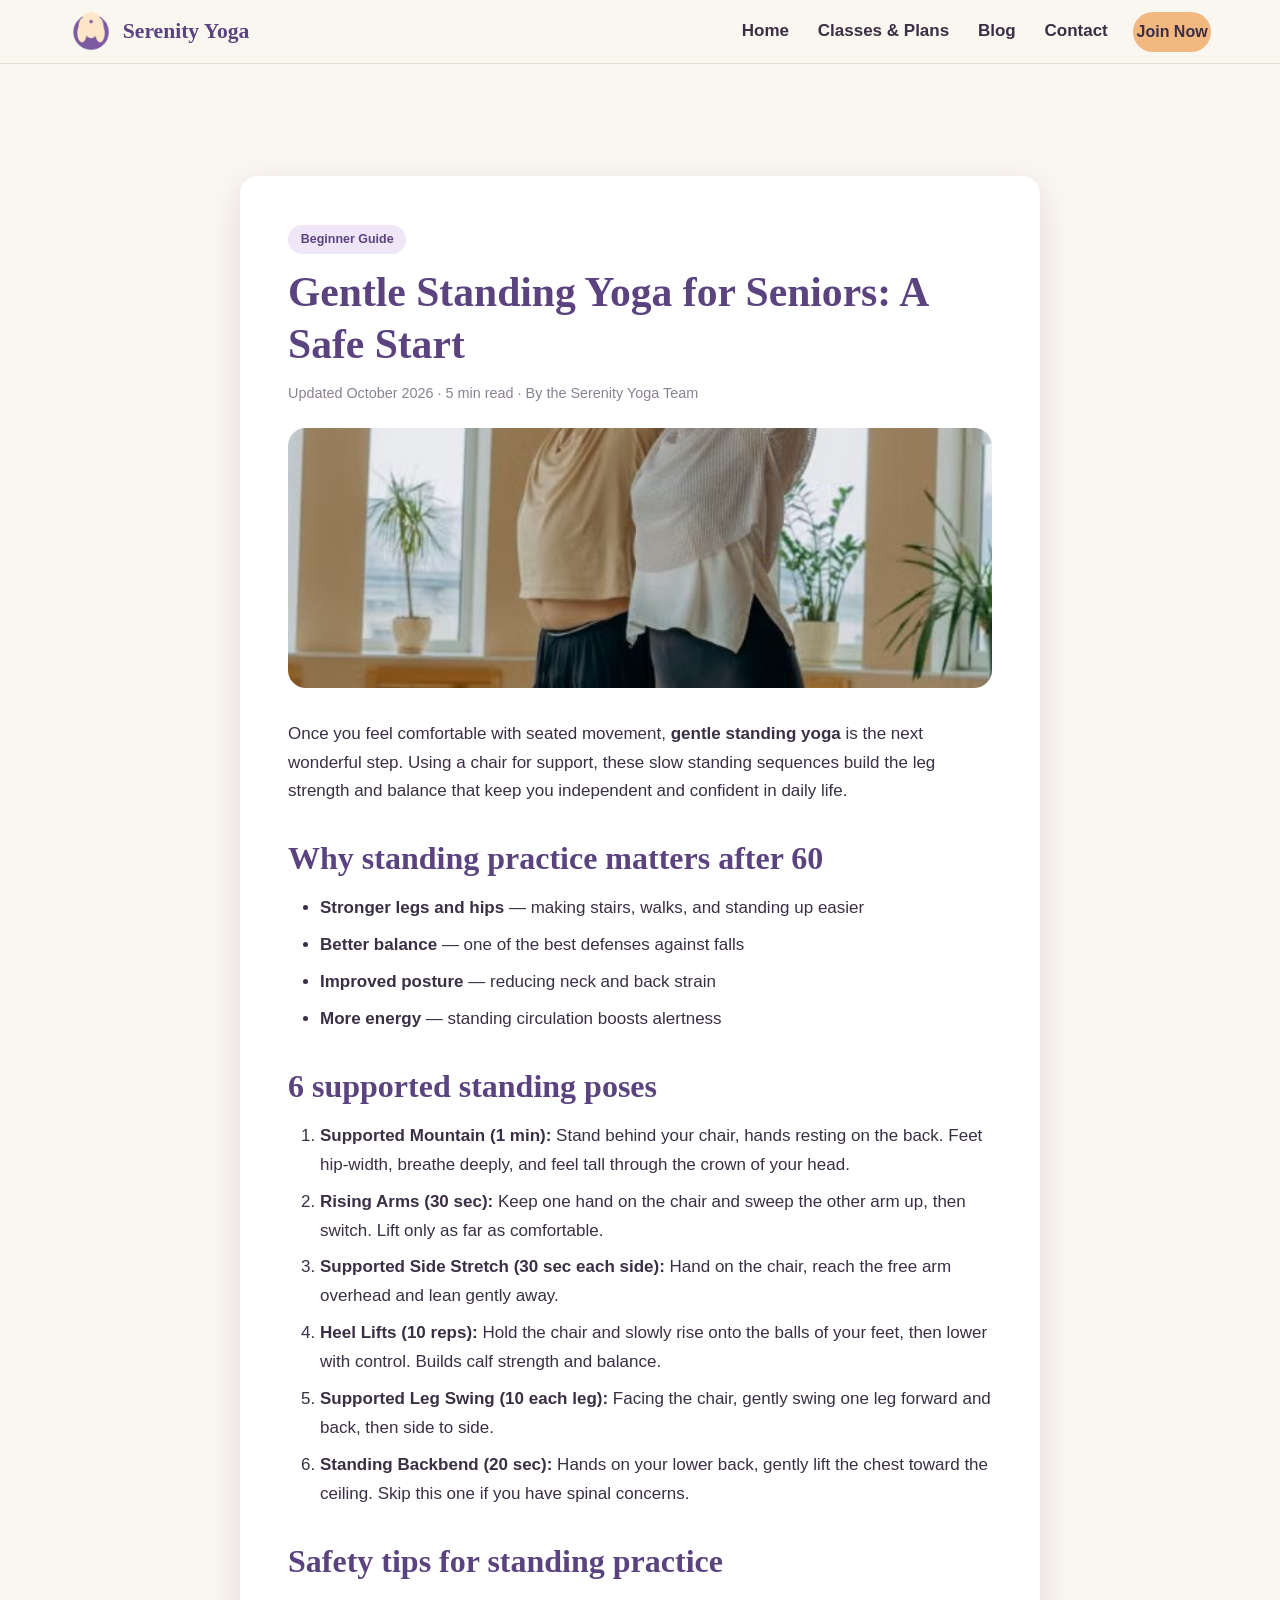
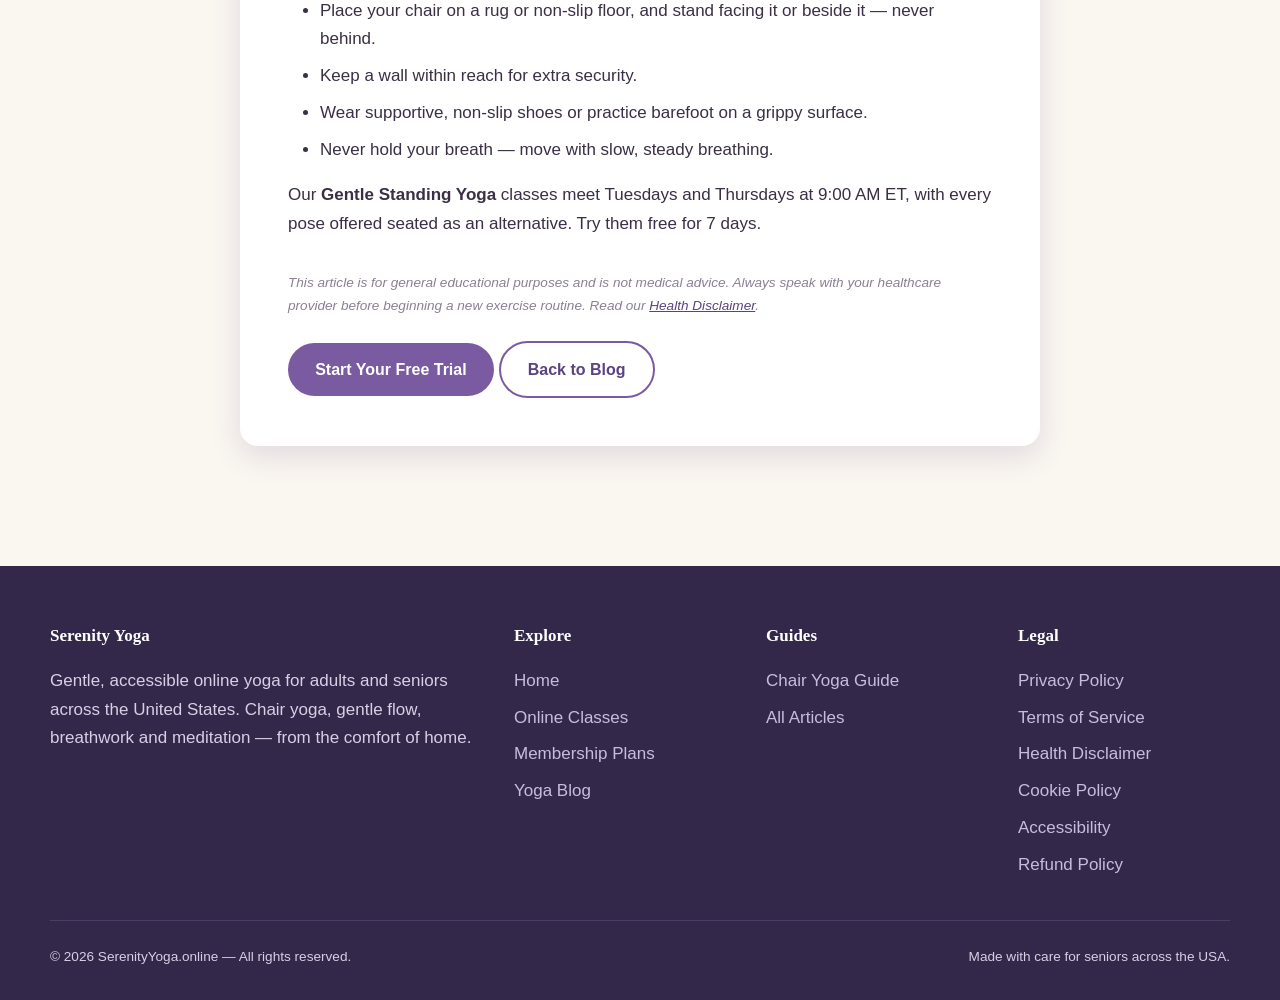
<file: gentle-standing-yoga-guide.html>
<!DOCTYPE html>
<html lang="en-US">
<head>
<meta charset="UTF-8">
<meta name="viewport" content="width=device-width, initial-scale=1.0">
<title>Gentle Standing Yoga for Seniors: A Safe Start | Serenity Yoga</title>
<meta name="description" content="A beginner-friendly guide to supported standing yoga poses for seniors, with safety tips and a free trial offer.">
<link rel="icon" type="image/png" href="images/logo.png">
<link rel="stylesheet" href="styles.css">
<script src="script.js" defer></script>
</head>
<body>
<a class="skip-link" href="#main">Skip to main content</a>
<header class="site">
  <div class="nav-wrap">
    <a class="brand" href="index.html"><img src="images/logo.png" alt="Serenity Yoga lotus logo"><span>Serenity Yoga</span></a>
    <button class="hamburger" aria-label="Open menu" aria-expanded="false">☰</button>
    <nav class="main" aria-label="Main navigation">
      <a href="index.html">Home</a>
      <a href="classes.html">Classes &amp; Plans</a>
      <a href="blog.html">Blog</a>
      <a href="contact.html">Contact</a>
      <a href="classes.html#plans" class="btn peach">Join Now</a>
    </nav>
  </div>
</header>
<main id="main">
<section><div class="wrap" style="padding-top:2.5rem">
<article class="post">

<span class="tag">Beginner Guide</span>
<h1 style="margin-top:.8rem">Gentle Standing Yoga for Seniors: A Safe Start</h1>
<p class="meta">Updated October 2026 · 5 min read · By the Serenity Yoga Team</p>
<div class="post-hero" style="height:260px;margin-bottom:2rem">
  <img src="images/senior-standing-pose.jpg" alt="Two seniors practicing a gentle standing pose with arms raised in a bright studio">
</div>
<p>Once you feel comfortable with seated movement, <strong>gentle standing yoga</strong> is the
next wonderful step. Using a chair for support, these slow standing sequences build the leg
strength and balance that keep you independent and confident in daily life.</p>
<h2>Why standing practice matters after 60</h2>
<ul>
<li><strong>Stronger legs and hips</strong> — making stairs, walks, and standing up easier</li>
<li><strong>Better balance</strong> — one of the best defenses against falls</li>
<li><strong>Improved posture</strong> — reducing neck and back strain</li>
<li><strong>More energy</strong> — standing circulation boosts alertness</li>
</ul>
<h2>6 supported standing poses</h2>
<ol>
<li><strong>Supported Mountain (1 min):</strong> Stand behind your chair, hands resting on the back.
    Feet hip-width, breathe deeply, and feel tall through the crown of your head.</li>
<li><strong>Rising Arms (30 sec):</strong> Keep one hand on the chair and sweep the other arm up,
    then switch. Lift only as far as comfortable.</li>
<li><strong>Supported Side Stretch (30 sec each side):</strong> Hand on the chair, reach the free
    arm overhead and lean gently away.</li>
<li><strong>Heel Lifts (10 reps):</strong> Hold the chair and slowly rise onto the balls of your
    feet, then lower with control. Builds calf strength and balance.</li>
<li><strong>Supported Leg Swing (10 each leg):</strong> Facing the chair, gently swing one leg
    forward and back, then side to side.</li>
<li><strong>Standing Backbend (20 sec):</strong> Hands on your lower back, gently lift the chest
    toward the ceiling. Skip this one if you have spinal concerns.</li>
</ol>
<h2>Safety tips for standing practice</h2>
<ul>
<li>Place your chair on a rug or non-slip floor, and stand facing it or beside it — never behind.</li>
<li>Keep a wall within reach for extra security.</li>
<li>Wear supportive, non-slip shoes or practice barefoot on a grippy surface.</li>
<li>Never hold your breath — move with slow, steady breathing.</li>
</ul>
<p>Our <strong>Gentle Standing Yoga</strong> classes meet Tuesdays and Thursdays at 9:00 AM ET,
with every pose offered seated as an alternative. Try them free for 7 days.</p>
<p class="form-note" style="margin-top:2rem"><em>This article is for general educational purposes
and is not medical advice. Always speak with your healthcare provider before beginning a new
exercise routine. Read our <a href="disclaimer.html">Health Disclaimer</a>.</em></p>
<p style="margin-top:1.5rem"><a class="btn" href="classes.html#plans">Start Your Free Trial</a>
<a class="btn ghost" href="blog.html">Back to Blog</a></p>

</article></div></section>
</main>
<footer class="site">
  <div class="foot-grid">
    <div>
      <h4>Serenity Yoga</h4>
      <p>Gentle, accessible online yoga for adults and seniors across the United States.
      Chair yoga, gentle flow, breathwork and meditation — from the comfort of home.</p>
    </div>
    <div>
      <h4>Explore</h4>
      <ul>
        <li><a href="index.html">Home</a></li>
        <li><a href="classes.html">Online Classes</a></li>
        <li><a href="classes.html#plans">Membership Plans</a></li>
        <li><a href="blog.html">Yoga Blog</a></li>
      </ul>
    </div>
    <div>
      <h4>Guides</h4>
      <ul>
        <li><a href="chair-yoga-guide.html">Chair Yoga Guide</a></li>
        <li><a href="blog.html">All Articles</a></li>
      </ul>
    </div>
    <div>
      <h4>Legal</h4>
      <ul>
        <li><a href="privacy.html">Privacy Policy</a></li>
        <li><a href="terms.html">Terms of Service</a></li>
        <li><a href="disclaimer.html">Health Disclaimer</a></li>
        <li><a href="cookies.html">Cookie Policy</a></li>
        <li><a href="accessibility.html">Accessibility</a></li>
        <li><a href="refund.html">Refund Policy</a></li>
      </ul>
    </div>
  </div>
  <div class="foot-bottom">
    <span>© <span class="year"></span> SerenityYoga.online — All rights reserved.</span>
    <span>Made with care for seniors across the USA.</span>
  </div>
</footer>
</body>
</html>
</file>
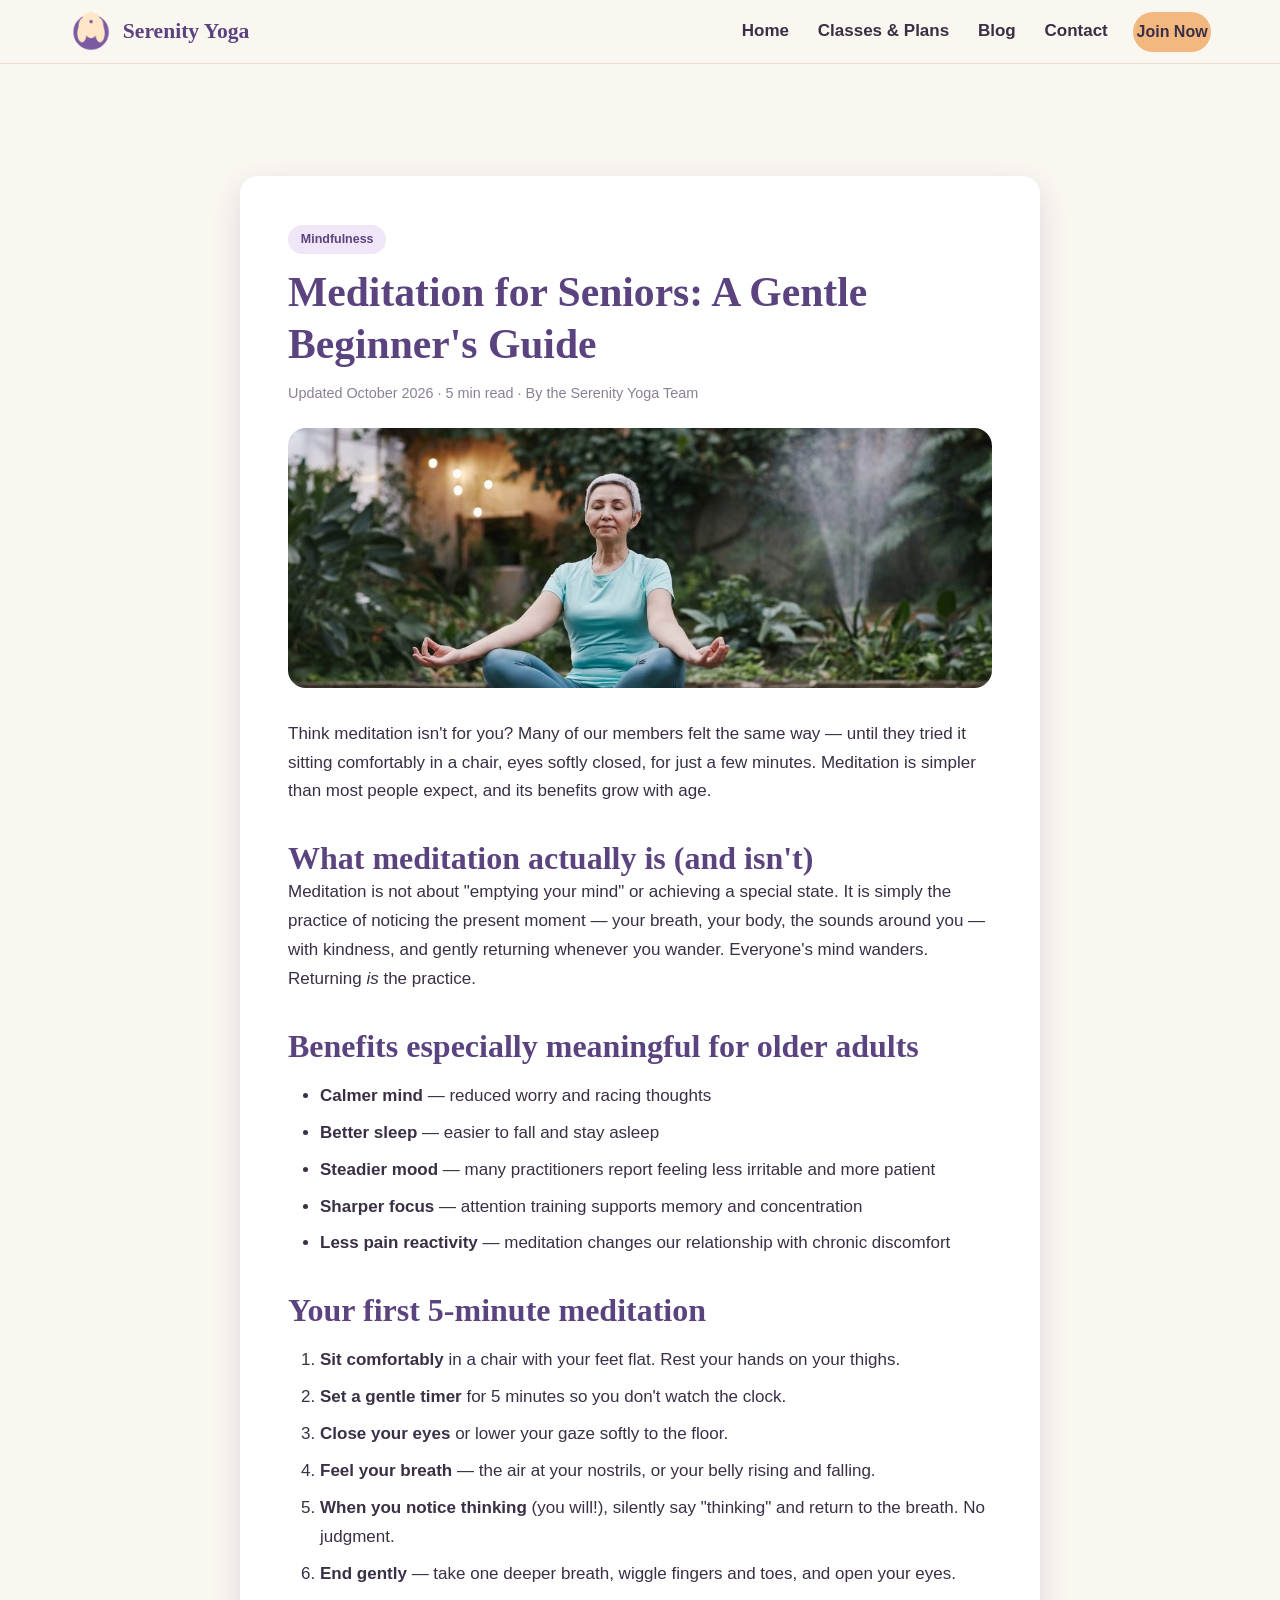
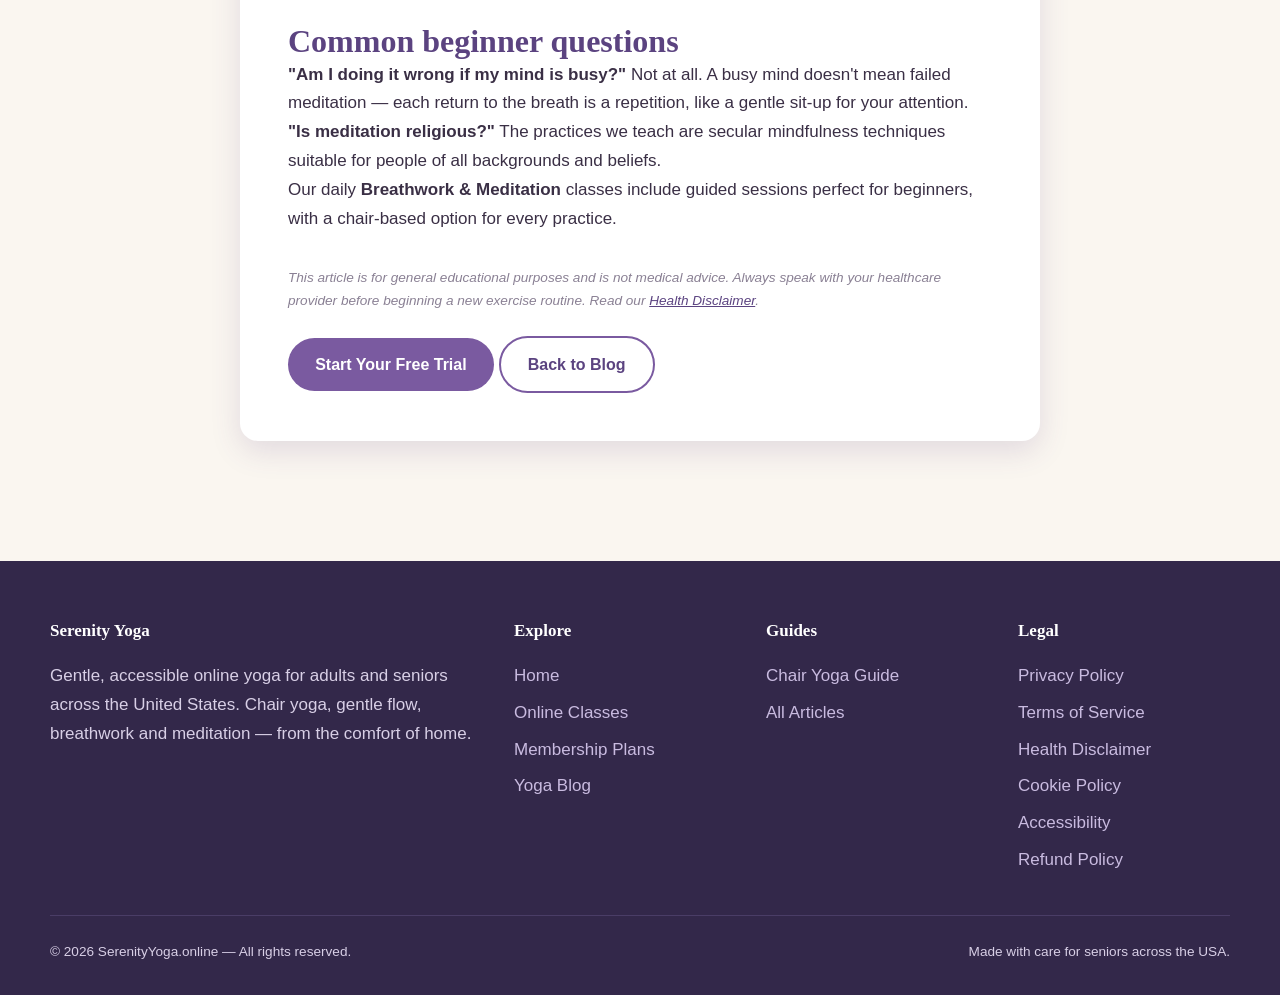
<file: meditation-guide.html>
<!DOCTYPE html>
<html lang="en-US">
<head>
<meta charset="UTF-8">
<meta name="viewport" content="width=device-width, initial-scale=1.0">
<title>Meditation for Seniors: A Gentle Beginner's Guide | Serenity Yoga</title>
<meta name="description" content="A beginner-friendly guide to meditation for older adults — what it is, its benefits, and a simple 5-minute practice to start today.">
<link rel="icon" type="image/png" href="images/logo.png">
<link rel="stylesheet" href="styles.css">
<script src="script.js" defer></script>
</head>
<body>
<a class="skip-link" href="#main">Skip to main content</a>
<header class="site">
  <div class="nav-wrap">
    <a class="brand" href="index.html"><img src="images/logo.png" alt="Serenity Yoga lotus logo"><span>Serenity Yoga</span></a>
    <button class="hamburger" aria-label="Open menu" aria-expanded="false">☰</button>
    <nav class="main" aria-label="Main navigation">
      <a href="index.html">Home</a>
      <a href="classes.html">Classes &amp; Plans</a>
      <a href="blog.html">Blog</a>
      <a href="contact.html">Contact</a>
      <a href="classes.html#plans" class="btn peach">Join Now</a>
    </nav>
  </div>
</header>
<main id="main">
<section><div class="wrap" style="padding-top:2.5rem">
<article class="post">

<span class="tag">Mindfulness</span>
<h1 style="margin-top:.8rem">Meditation for Seniors: A Gentle Beginner's Guide</h1>
<p class="meta">Updated October 2026 · 5 min read · By the Serenity Yoga Team</p>
<div class="post-hero" style="height:260px;margin-bottom:2rem">
  <img src="images/senior-meditation.jpg" alt="Senior woman meditating calmly in a lush botanical garden">
</div>
<p>Think meditation isn't for you? Many of our members felt the same way — until they tried it
sitting comfortably in a chair, eyes softly closed, for just a few minutes. Meditation is
simpler than most people expect, and its benefits grow with age.</p>
<h2>What meditation actually is (and isn't)</h2>
<p>Meditation is not about "emptying your mind" or achieving a special state. It is simply the
practice of noticing the present moment — your breath, your body, the sounds around you —
with kindness, and gently returning whenever you wander. Everyone's mind wanders. Returning
<i>is</i> the practice.</p>
<h2>Benefits especially meaningful for older adults</h2>
<ul>
<li><strong>Calmer mind</strong> — reduced worry and racing thoughts</li>
<li><strong>Better sleep</strong> — easier to fall and stay asleep</li>
<li><strong>Steadier mood</strong> — many practitioners report feeling less irritable and more patient</li>
<li><strong>Sharper focus</strong> — attention training supports memory and concentration</li>
<li><strong>Less pain reactivity</strong> — meditation changes our relationship with chronic discomfort</li>
</ul>
<h2>Your first 5-minute meditation</h2>
<ol>
<li><strong>Sit comfortably</strong> in a chair with your feet flat. Rest your hands on your thighs.</li>
<li><strong>Set a gentle timer</strong> for 5 minutes so you don't watch the clock.</li>
<li><strong>Close your eyes</strong> or lower your gaze softly to the floor.</li>
<li><strong>Feel your breath</strong> — the air at your nostrils, or your belly rising and falling.</li>
<li><strong>When you notice thinking</strong> (you will!), silently say "thinking" and return to the breath. No judgment.</li>
<li><strong>End gently</strong> — take one deeper breath, wiggle fingers and toes, and open your eyes.</li>
</ol>
<h2>Common beginner questions</h2>
<p><strong>"Am I doing it wrong if my mind is busy?"</strong> Not at all. A busy mind doesn't mean
failed meditation — each return to the breath is a repetition, like a gentle sit-up for your
attention.</p>
<p><strong>"Is meditation religious?"</strong> The practices we teach are secular mindfulness
techniques suitable for people of all backgrounds and beliefs.</p>
<p>Our daily <strong>Breathwork &amp; Meditation</strong> classes include guided sessions perfect
for beginners, with a chair-based option for every practice.</p>
<p class="form-note" style="margin-top:2rem"><em>This article is for general educational purposes
and is not medical advice. Always speak with your healthcare provider before beginning a new
exercise routine. Read our <a href="disclaimer.html">Health Disclaimer</a>.</em></p>
<p style="margin-top:1.5rem"><a class="btn" href="classes.html#plans">Start Your Free Trial</a>
<a class="btn ghost" href="blog.html">Back to Blog</a></p>

</article></div></section>
</main>
<footer class="site">
  <div class="foot-grid">
    <div>
      <h4>Serenity Yoga</h4>
      <p>Gentle, accessible online yoga for adults and seniors across the United States.
      Chair yoga, gentle flow, breathwork and meditation — from the comfort of home.</p>
    </div>
    <div>
      <h4>Explore</h4>
      <ul>
        <li><a href="index.html">Home</a></li>
        <li><a href="classes.html">Online Classes</a></li>
        <li><a href="classes.html#plans">Membership Plans</a></li>
        <li><a href="blog.html">Yoga Blog</a></li>
      </ul>
    </div>
    <div>
      <h4>Guides</h4>
      <ul>
        <li><a href="chair-yoga-guide.html">Chair Yoga Guide</a></li>
        <li><a href="blog.html">All Articles</a></li>
      </ul>
    </div>
    <div>
      <h4>Legal</h4>
      <ul>
        <li><a href="privacy.html">Privacy Policy</a></li>
        <li><a href="terms.html">Terms of Service</a></li>
        <li><a href="disclaimer.html">Health Disclaimer</a></li>
        <li><a href="cookies.html">Cookie Policy</a></li>
        <li><a href="accessibility.html">Accessibility</a></li>
        <li><a href="refund.html">Refund Policy</a></li>
      </ul>
    </div>
  </div>
  <div class="foot-bottom">
    <span>© <span class="year"></span> SerenityYoga.online — All rights reserved.</span>
    <span>Made with care for seniors across the USA.</span>
  </div>
</footer>
</body>
</html>
</file>
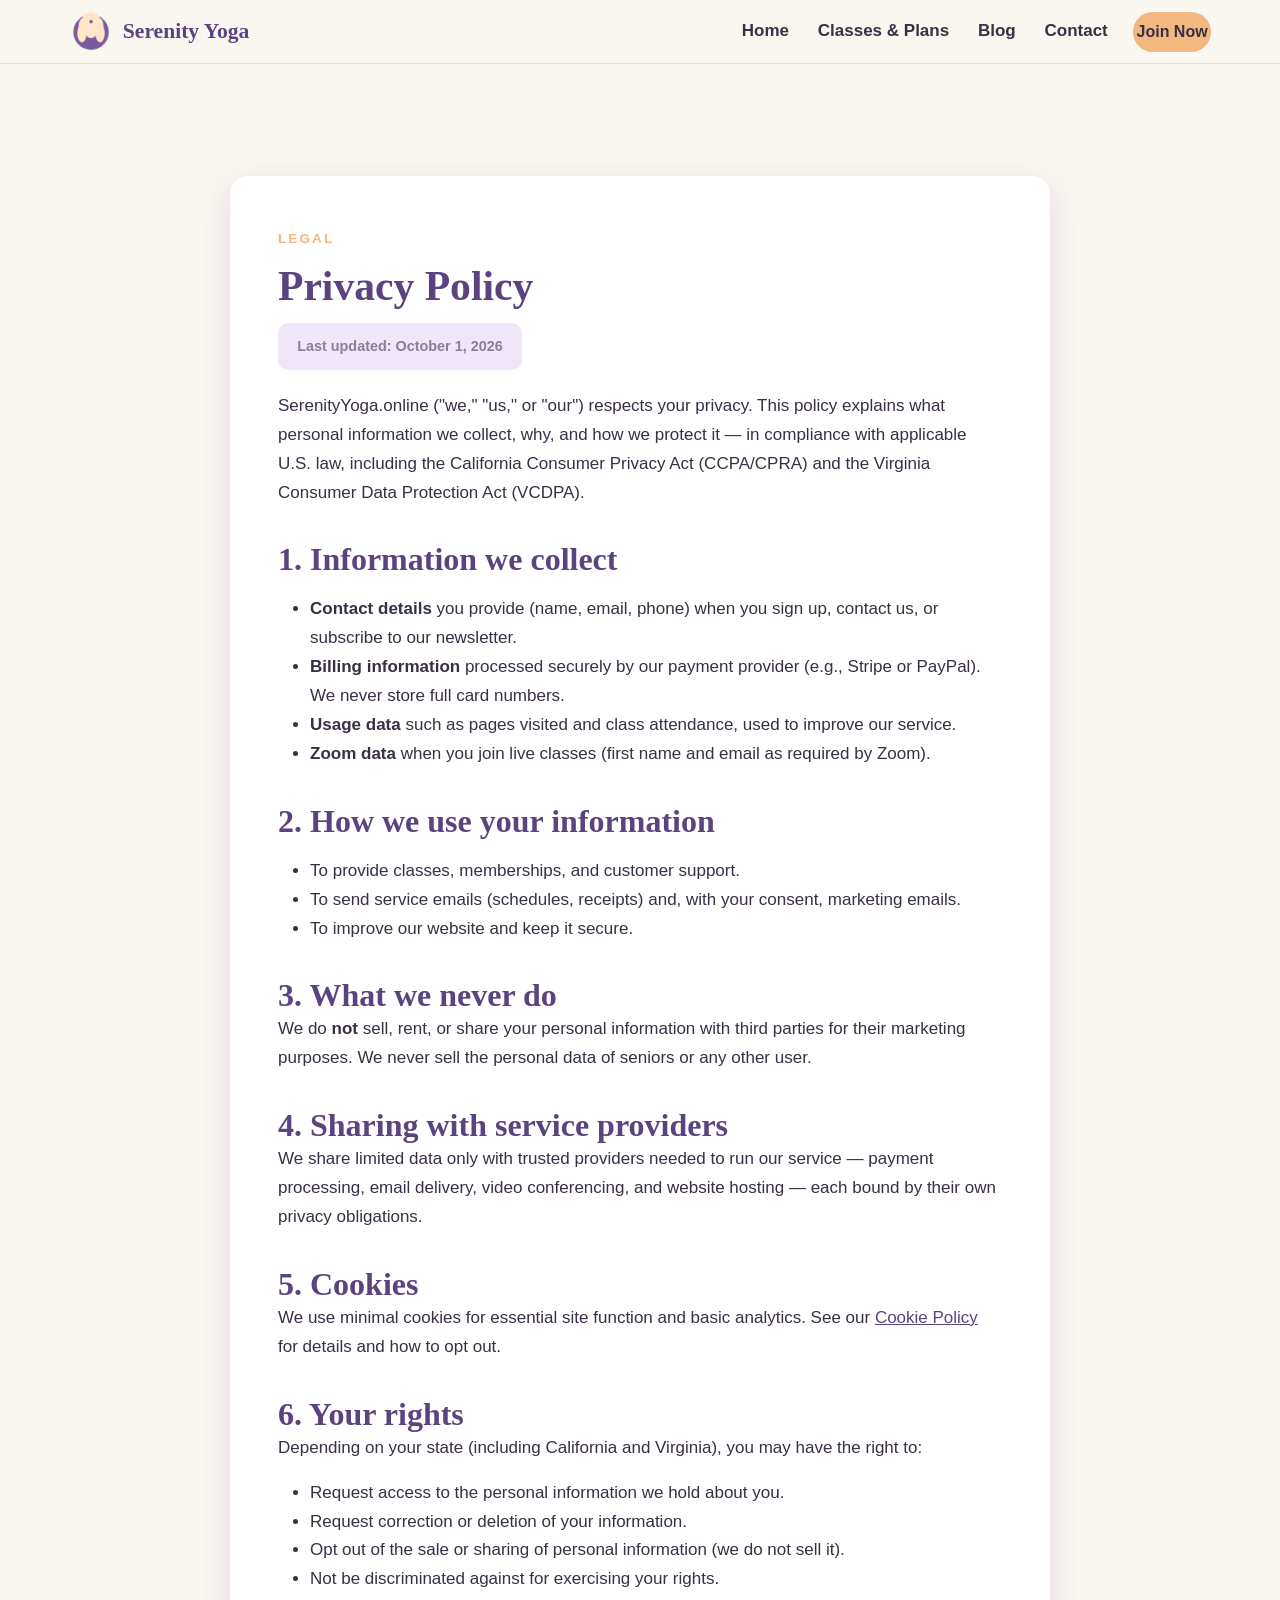
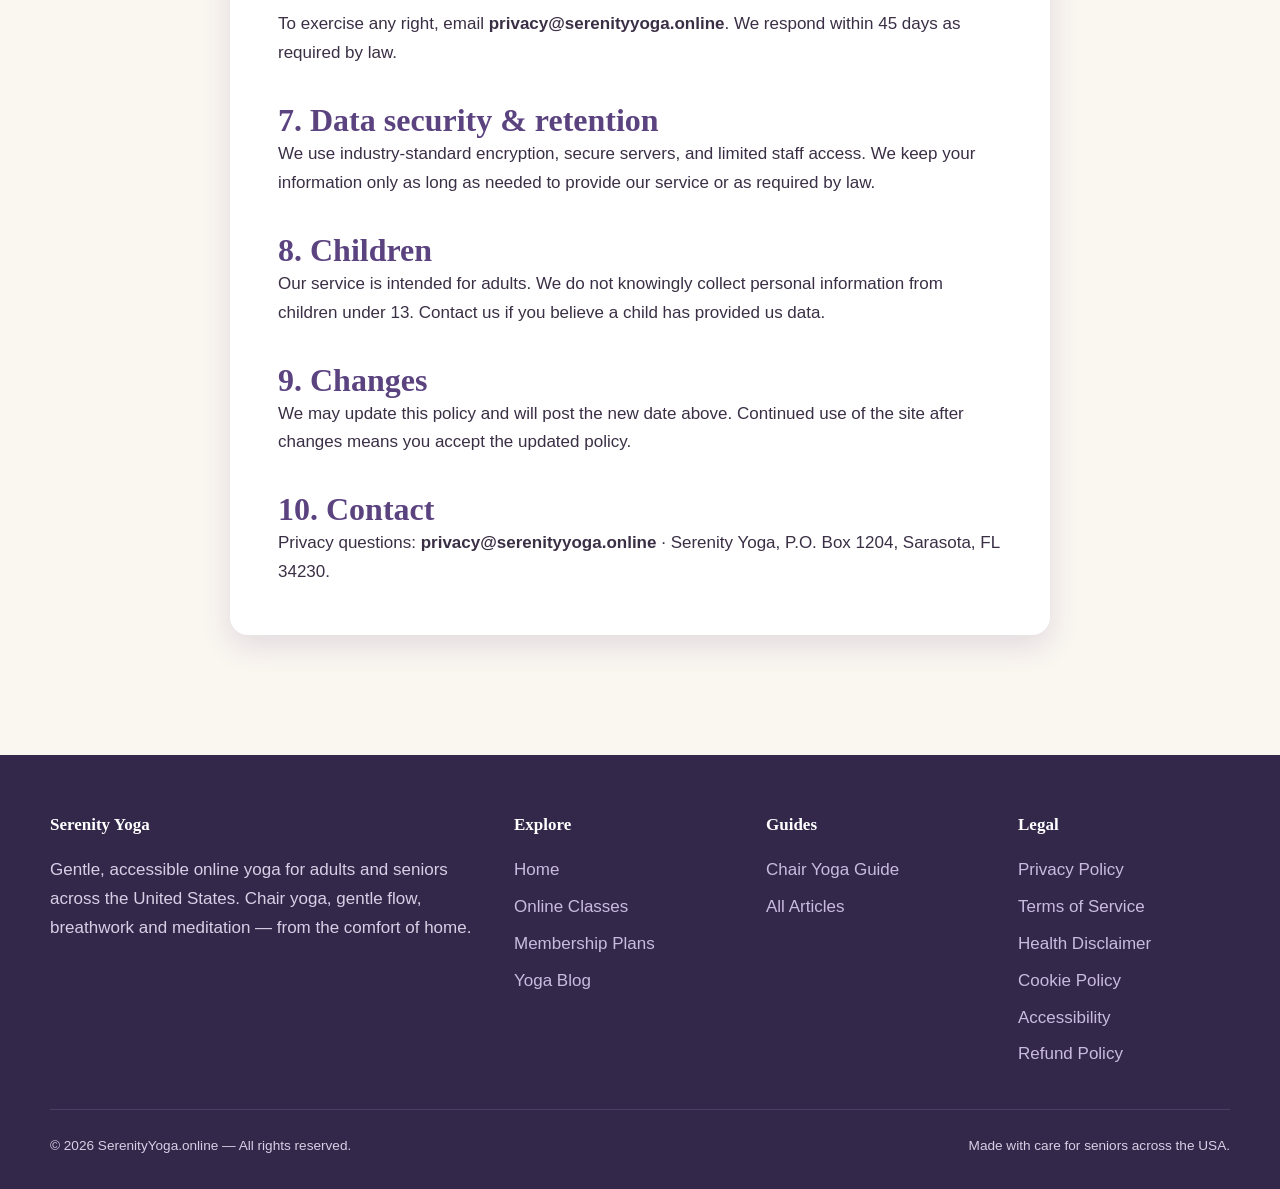
<file: privacy.html>
<!DOCTYPE html>
<html lang="en-US">
<head>
<meta charset="UTF-8">
<meta name="viewport" content="width=device-width, initial-scale=1.0">
<title>Privacy Policy | Serenity Yoga</title>
<meta name="description" content="How Serenity Yoga collects, uses, and protects your personal information. CCPA & VCDPA compliant.">
<link rel="icon" type="image/png" href="images/logo.png">
<link rel="stylesheet" href="styles.css">
<script src="script.js" defer></script>
</head>
<body>
<a class="skip-link" href="#main">Skip to main content</a>
<header class="site">
  <div class="nav-wrap">
    <a class="brand" href="index.html"><img src="images/logo.png" alt="Serenity Yoga lotus logo"><span>Serenity Yoga</span></a>
    <button class="hamburger" aria-label="Open menu" aria-expanded="false">☰</button>
    <nav class="main" aria-label="Main navigation">
      <a href="index.html">Home</a>
      <a href="classes.html">Classes &amp; Plans</a>
      <a href="blog.html">Blog</a>
      <a href="contact.html">Contact</a>
      <a href="classes.html#plans" class="btn peach">Join Now</a>
    </nav>
  </div>
</header>
<main id="main">

<section><div class="wrap" style="padding-top:2.5rem"><div class="legal">
<span class="eyebrow">Legal</span>
<h1 style="margin-top:.5rem">Privacy Policy</h1>
<p class="meta"><span class="updated">Last updated: October 1, 2026</span></p>
<p>SerenityYoga.online ("we," "us," or "our") respects your privacy. This policy explains what
personal information we collect, why, and how we protect it — in compliance with applicable
U.S. law, including the California Consumer Privacy Act (CCPA/CPRA) and the Virginia Consumer
Data Protection Act (VCDPA).</p>
<h2>1. Information we collect</h2>
<ul>
<li><strong>Contact details</strong> you provide (name, email, phone) when you sign up, contact us, or subscribe to our newsletter.</li>
<li><strong>Billing information</strong> processed securely by our payment provider (e.g., Stripe or PayPal). We never store full card numbers.</li>
<li><strong>Usage data</strong> such as pages visited and class attendance, used to improve our service.</li>
<li><strong>Zoom data</strong> when you join live classes (first name and email as required by Zoom).</li>
</ul>
<h2>2. How we use your information</h2>
<ul>
<li>To provide classes, memberships, and customer support.</li>
<li>To send service emails (schedules, receipts) and, with your consent, marketing emails.</li>
<li>To improve our website and keep it secure.</li>
</ul>
<h2>3. What we never do</h2>
<p>We do <strong>not</strong> sell, rent, or share your personal information with third parties for
their marketing purposes. We never sell the personal data of seniors or any other user.</p>
<h2>4. Sharing with service providers</h2>
<p>We share limited data only with trusted providers needed to run our service — payment
processing, email delivery, video conferencing, and website hosting — each bound by their own
privacy obligations.</p>
<h2>5. Cookies</h2>
<p>We use minimal cookies for essential site function and basic analytics. See our
<a href="cookies.html">Cookie Policy</a> for details and how to opt out.</p>
<h2>6. Your rights</h2>
<p>Depending on your state (including California and Virginia), you may have the right to:</p>
<ul>
<li>Request access to the personal information we hold about you.</li>
<li>Request correction or deletion of your information.</li>
<li>Opt out of the sale or sharing of personal information (we do not sell it).</li>
<li>Not be discriminated against for exercising your rights.</li>
</ul>
<p>To exercise any right, email <strong>privacy@serenityyoga.online</strong>. We respond within
45 days as required by law.</p>
<h2>7. Data security &amp; retention</h2>
<p>We use industry-standard encryption, secure servers, and limited staff access. We keep your
information only as long as needed to provide our service or as required by law.</p>
<h2>8. Children</h2>
<p>Our service is intended for adults. We do not knowingly collect personal information from
children under 13. Contact us if you believe a child has provided us data.</p>
<h2>9. Changes</h2>
<p>We may update this policy and will post the new date above. Continued use of the site after
changes means you accept the updated policy.</p>
<h2>10. Contact</h2>
<p>Privacy questions: <strong>privacy@serenityyoga.online</strong> · Serenity Yoga,
P.O. Box 1204, Sarasota, FL 34230.</p>
</div></div></section>
</main>
<footer class="site">
  <div class="foot-grid">
    <div>
      <h4>Serenity Yoga</h4>
      <p>Gentle, accessible online yoga for adults and seniors across the United States.
      Chair yoga, gentle flow, breathwork and meditation — from the comfort of home.</p>
    </div>
    <div>
      <h4>Explore</h4>
      <ul>
        <li><a href="index.html">Home</a></li>
        <li><a href="classes.html">Online Classes</a></li>
        <li><a href="classes.html#plans">Membership Plans</a></li>
        <li><a href="blog.html">Yoga Blog</a></li>
      </ul>
    </div>
    <div>
      <h4>Guides</h4>
      <ul>
        <li><a href="chair-yoga-guide.html">Chair Yoga Guide</a></li>
        <li><a href="blog.html">All Articles</a></li>
      </ul>
    </div>
    <div>
      <h4>Legal</h4>
      <ul>
        <li><a href="privacy.html">Privacy Policy</a></li>
        <li><a href="terms.html">Terms of Service</a></li>
        <li><a href="disclaimer.html">Health Disclaimer</a></li>
        <li><a href="cookies.html">Cookie Policy</a></li>
        <li><a href="accessibility.html">Accessibility</a></li>
        <li><a href="refund.html">Refund Policy</a></li>
      </ul>
    </div>
  </div>
  <div class="foot-bottom">
    <span>© <span class="year"></span> SerenityYoga.online — All rights reserved.</span>
    <span>Made with care for seniors across the USA.</span>
  </div>
</footer>
</body>
</html>
</file>
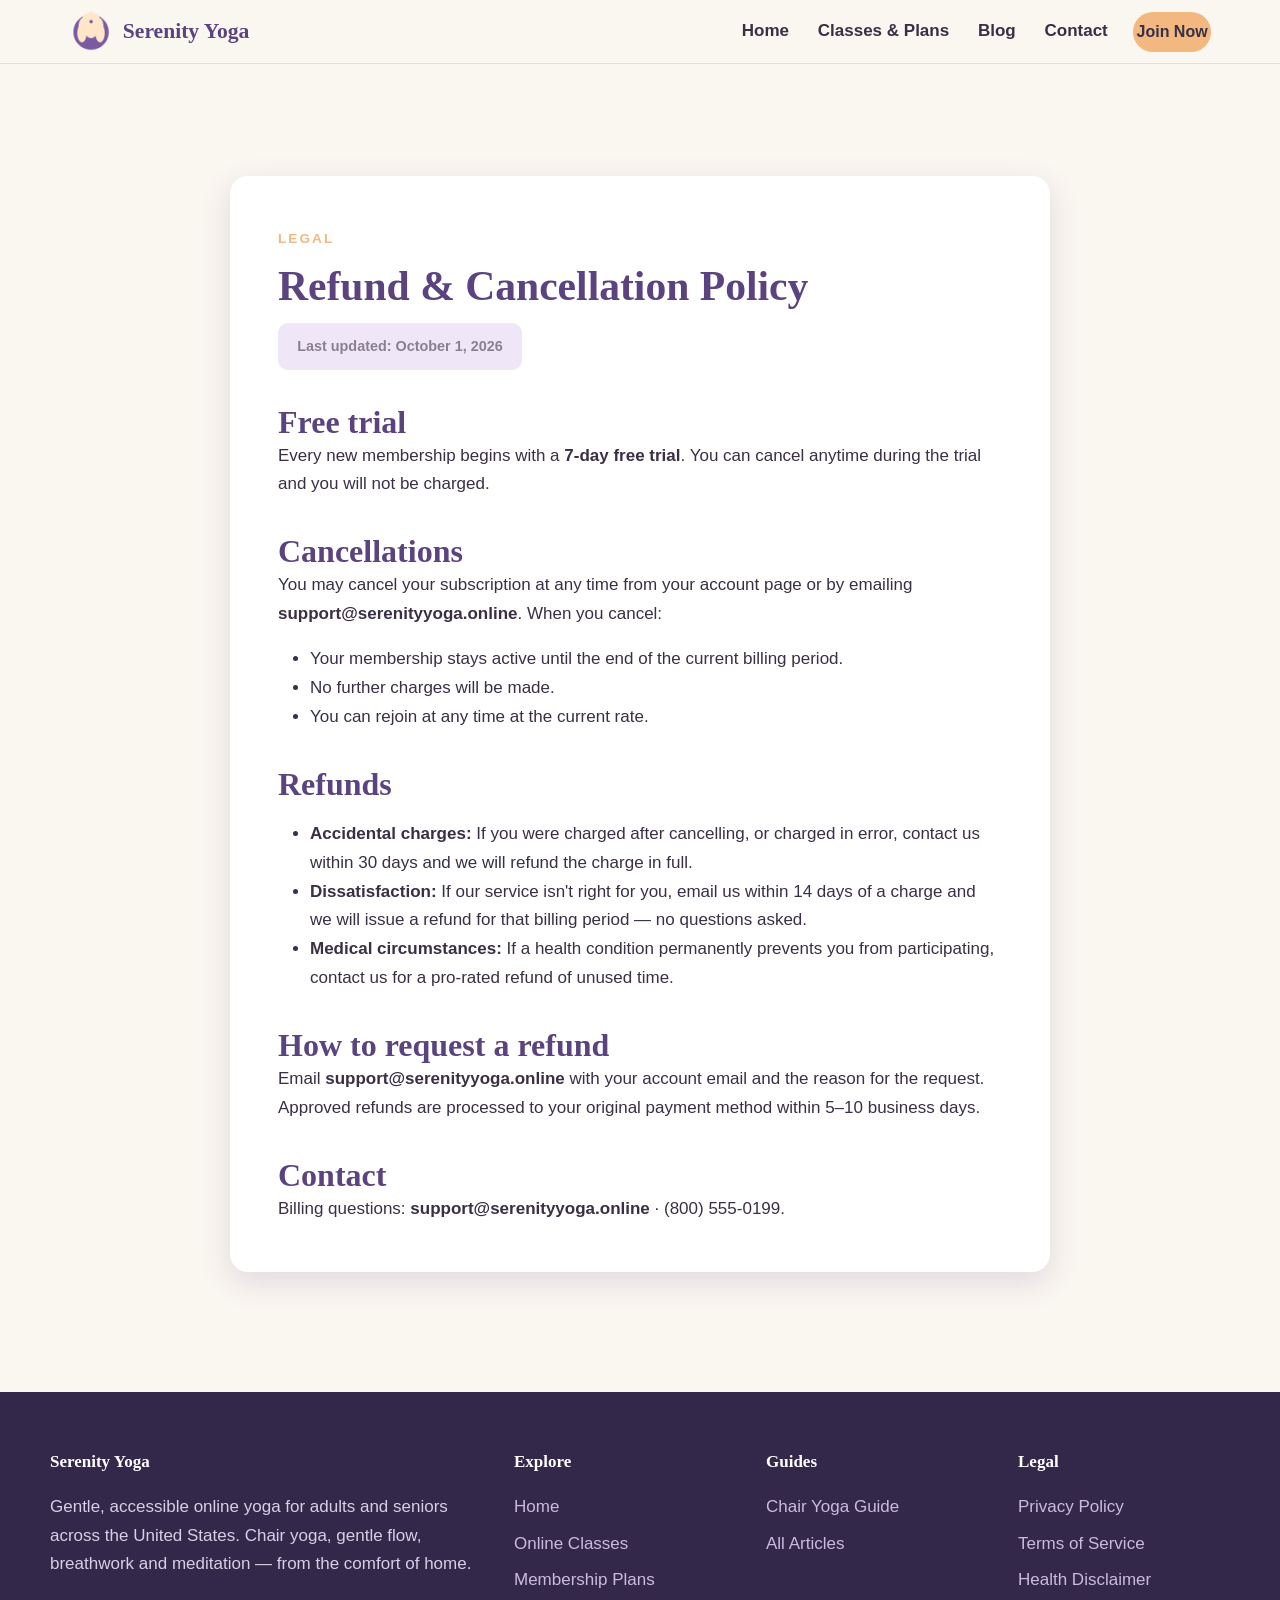
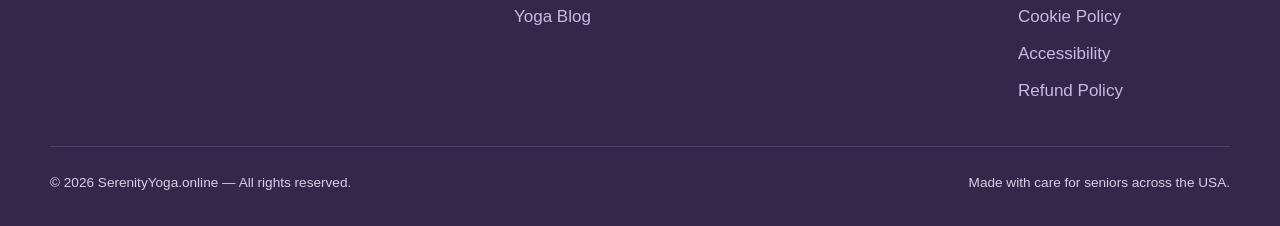
<file: refund.html>
<!DOCTYPE html>
<html lang="en-US">
<head>
<meta charset="UTF-8">
<meta name="viewport" content="width=device-width, initial-scale=1.0">
<title>Refund Policy | Serenity Yoga</title>
<meta name="description" content="Free trial, cancellation, and refund terms for Serenity Yoga memberships.">
<link rel="icon" type="image/png" href="images/logo.png">
<link rel="stylesheet" href="styles.css">
<script src="script.js" defer></script>
</head>
<body>
<a class="skip-link" href="#main">Skip to main content</a>
<header class="site">
  <div class="nav-wrap">
    <a class="brand" href="index.html"><img src="images/logo.png" alt="Serenity Yoga lotus logo"><span>Serenity Yoga</span></a>
    <button class="hamburger" aria-label="Open menu" aria-expanded="false">☰</button>
    <nav class="main" aria-label="Main navigation">
      <a href="index.html">Home</a>
      <a href="classes.html">Classes &amp; Plans</a>
      <a href="blog.html">Blog</a>
      <a href="contact.html">Contact</a>
      <a href="classes.html#plans" class="btn peach">Join Now</a>
    </nav>
  </div>
</header>
<main id="main">

<section><div class="wrap" style="padding-top:2.5rem"><div class="legal">
<span class="eyebrow">Legal</span>
<h1 style="margin-top:.5rem">Refund &amp; Cancellation Policy</h1>
<p class="meta"><span class="updated">Last updated: October 1, 2026</span></p>
<h2>Free trial</h2>
<p>Every new membership begins with a <strong>7-day free trial</strong>. You can cancel anytime
during the trial and you will not be charged.</p>
<h2>Cancellations</h2>
<p>You may cancel your subscription at any time from your account page or by emailing
<strong>support@serenityyoga.online</strong>. When you cancel:</p>
<ul>
<li>Your membership stays active until the end of the current billing period.</li>
<li>No further charges will be made.</li>
<li>You can rejoin at any time at the current rate.</li>
</ul>
<h2>Refunds</h2>
<ul>
<li><strong>Accidental charges:</strong> If you were charged after cancelling, or charged in error,
contact us within 30 days and we will refund the charge in full.</li>
<li><strong>Dissatisfaction:</strong> If our service isn't right for you, email us within 14 days of
a charge and we will issue a refund for that billing period — no questions asked.</li>
<li><strong>Medical circumstances:</strong> If a health condition permanently prevents you from
participating, contact us for a pro-rated refund of unused time.</li>
</ul>
<h2>How to request a refund</h2>
<p>Email <strong>support@serenityyoga.online</strong> with your account email and the reason for
the request. Approved refunds are processed to your original payment method within 5–10
business days.</p>
<h2>Contact</h2>
<p>Billing questions: <strong>support@serenityyoga.online</strong> · (800) 555-0199.</p>
</div></div></section>
</main>
<footer class="site">
  <div class="foot-grid">
    <div>
      <h4>Serenity Yoga</h4>
      <p>Gentle, accessible online yoga for adults and seniors across the United States.
      Chair yoga, gentle flow, breathwork and meditation — from the comfort of home.</p>
    </div>
    <div>
      <h4>Explore</h4>
      <ul>
        <li><a href="index.html">Home</a></li>
        <li><a href="classes.html">Online Classes</a></li>
        <li><a href="classes.html#plans">Membership Plans</a></li>
        <li><a href="blog.html">Yoga Blog</a></li>
      </ul>
    </div>
    <div>
      <h4>Guides</h4>
      <ul>
        <li><a href="chair-yoga-guide.html">Chair Yoga Guide</a></li>
        <li><a href="blog.html">All Articles</a></li>
      </ul>
    </div>
    <div>
      <h4>Legal</h4>
      <ul>
        <li><a href="privacy.html">Privacy Policy</a></li>
        <li><a href="terms.html">Terms of Service</a></li>
        <li><a href="disclaimer.html">Health Disclaimer</a></li>
        <li><a href="cookies.html">Cookie Policy</a></li>
        <li><a href="accessibility.html">Accessibility</a></li>
        <li><a href="refund.html">Refund Policy</a></li>
      </ul>
    </div>
  </div>
  <div class="foot-bottom">
    <span>© <span class="year"></span> SerenityYoga.online — All rights reserved.</span>
    <span>Made with care for seniors across the USA.</span>
  </div>
</footer>
</body>
</html>
</file>
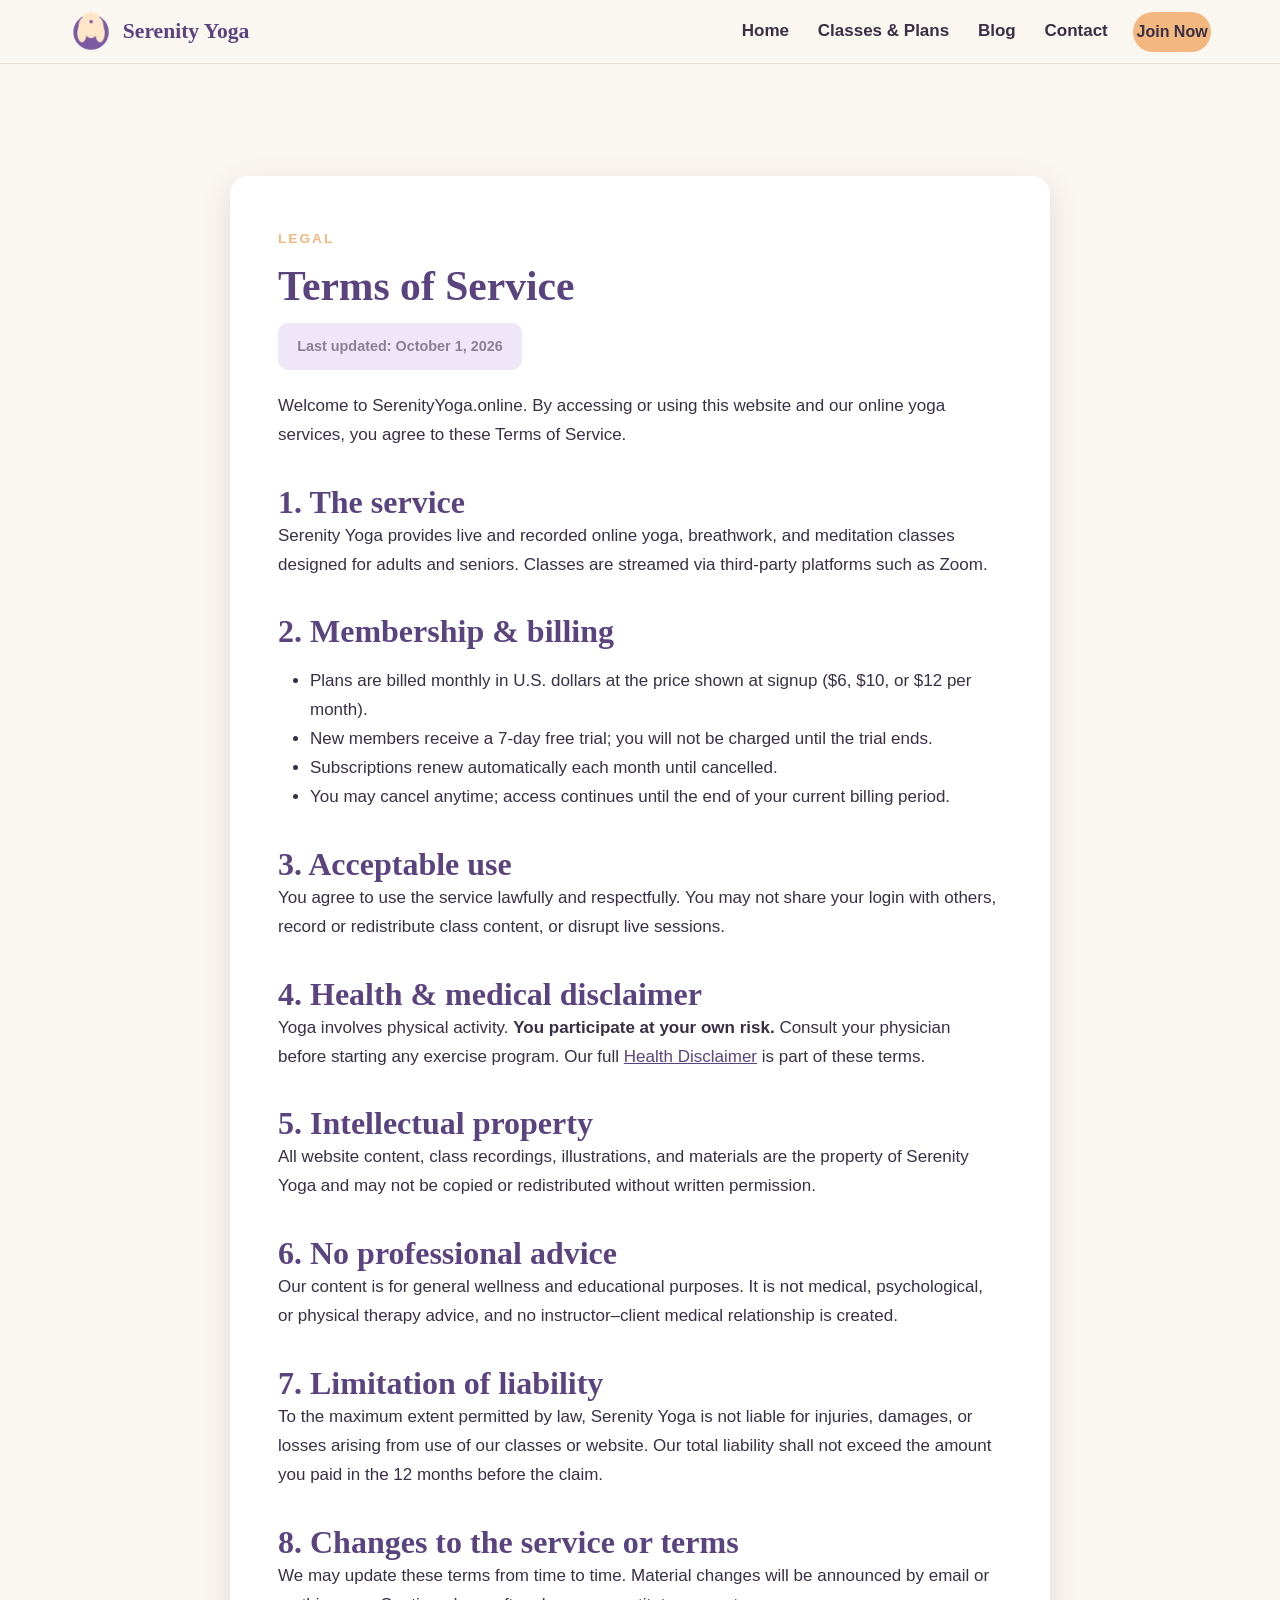
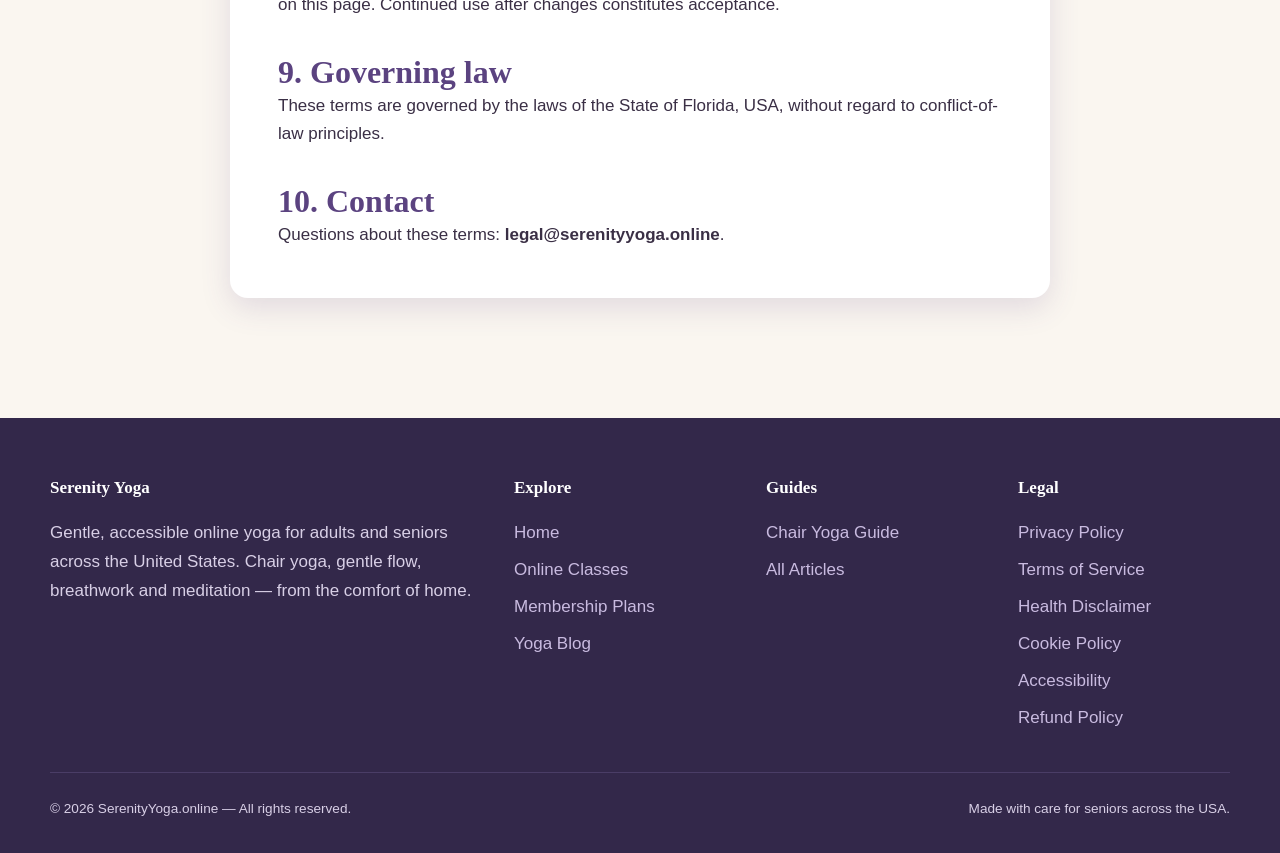
<file: terms.html>
<!DOCTYPE html>
<html lang="en-US">
<head>
<meta charset="UTF-8">
<meta name="viewport" content="width=device-width, initial-scale=1.0">
<title>Terms of Service | Serenity Yoga</title>
<meta name="description" content="The terms governing use of SerenityYoga.online and our online yoga membership service.">
<link rel="icon" type="image/png" href="images/logo.png">
<link rel="stylesheet" href="styles.css">
<script src="script.js" defer></script>
</head>
<body>
<a class="skip-link" href="#main">Skip to main content</a>
<header class="site">
  <div class="nav-wrap">
    <a class="brand" href="index.html"><img src="images/logo.png" alt="Serenity Yoga lotus logo"><span>Serenity Yoga</span></a>
    <button class="hamburger" aria-label="Open menu" aria-expanded="false">☰</button>
    <nav class="main" aria-label="Main navigation">
      <a href="index.html">Home</a>
      <a href="classes.html">Classes &amp; Plans</a>
      <a href="blog.html">Blog</a>
      <a href="contact.html">Contact</a>
      <a href="classes.html#plans" class="btn peach">Join Now</a>
    </nav>
  </div>
</header>
<main id="main">

<section><div class="wrap" style="padding-top:2.5rem"><div class="legal">
<span class="eyebrow">Legal</span>
<h1 style="margin-top:.5rem">Terms of Service</h1>
<p class="meta"><span class="updated">Last updated: October 1, 2026</span></p>
<p>Welcome to SerenityYoga.online. By accessing or using this website and our online yoga
services, you agree to these Terms of Service.</p>
<h2>1. The service</h2>
<p>Serenity Yoga provides live and recorded online yoga, breathwork, and meditation classes
designed for adults and seniors. Classes are streamed via third-party platforms such as Zoom.</p>
<h2>2. Membership &amp; billing</h2>
<ul>
<li>Plans are billed monthly in U.S. dollars at the price shown at signup ($6, $10, or $12 per month).</li>
<li>New members receive a 7-day free trial; you will not be charged until the trial ends.</li>
<li>Subscriptions renew automatically each month until cancelled.</li>
<li>You may cancel anytime; access continues until the end of your current billing period.</li>
</ul>
<h2>3. Acceptable use</h2>
<p>You agree to use the service lawfully and respectfully. You may not share your login with
others, record or redistribute class content, or disrupt live sessions.</p>
<h2>4. Health &amp; medical disclaimer</h2>
<p>Yoga involves physical activity. <strong>You participate at your own risk.</strong> Consult your
physician before starting any exercise program. Our full <a href="disclaimer.html">Health
Disclaimer</a> is part of these terms.</p>
<h2>5. Intellectual property</h2>
<p>All website content, class recordings, illustrations, and materials are the property of
Serenity Yoga and may not be copied or redistributed without written permission.</p>
<h2>6. No professional advice</h2>
<p>Our content is for general wellness and educational purposes. It is not medical,
psychological, or physical therapy advice, and no instructor–client medical relationship
is created.</p>
<h2>7. Limitation of liability</h2>
<p>To the maximum extent permitted by law, Serenity Yoga is not liable for injuries, damages,
or losses arising from use of our classes or website. Our total liability shall not exceed
the amount you paid in the 12 months before the claim.</p>
<h2>8. Changes to the service or terms</h2>
<p>We may update these terms from time to time. Material changes will be announced by email
or on this page. Continued use after changes constitutes acceptance.</p>
<h2>9. Governing law</h2>
<p>These terms are governed by the laws of the State of Florida, USA, without regard to
conflict-of-law principles.</p>
<h2>10. Contact</h2>
<p>Questions about these terms: <strong>legal@serenityyoga.online</strong>.</p>
</div></div></section>
</main>
<footer class="site">
  <div class="foot-grid">
    <div>
      <h4>Serenity Yoga</h4>
      <p>Gentle, accessible online yoga for adults and seniors across the United States.
      Chair yoga, gentle flow, breathwork and meditation — from the comfort of home.</p>
    </div>
    <div>
      <h4>Explore</h4>
      <ul>
        <li><a href="index.html">Home</a></li>
        <li><a href="classes.html">Online Classes</a></li>
        <li><a href="classes.html#plans">Membership Plans</a></li>
        <li><a href="blog.html">Yoga Blog</a></li>
      </ul>
    </div>
    <div>
      <h4>Guides</h4>
      <ul>
        <li><a href="chair-yoga-guide.html">Chair Yoga Guide</a></li>
        <li><a href="blog.html">All Articles</a></li>
      </ul>
    </div>
    <div>
      <h4>Legal</h4>
      <ul>
        <li><a href="privacy.html">Privacy Policy</a></li>
        <li><a href="terms.html">Terms of Service</a></li>
        <li><a href="disclaimer.html">Health Disclaimer</a></li>
        <li><a href="cookies.html">Cookie Policy</a></li>
        <li><a href="accessibility.html">Accessibility</a></li>
        <li><a href="refund.html">Refund Policy</a></li>
      </ul>
    </div>
  </div>
  <div class="foot-bottom">
    <span>© <span class="year"></span> SerenityYoga.online — All rights reserved.</span>
    <span>Made with care for seniors across the USA.</span>
  </div>
</footer>
</body>
</html>
</file>
<file: styles.css>
/* =========================================================
   SerenityYoga.online — original stylesheet
   ========================================================= */
:root{
  --purple:#7a5aa0; --purple-dark:#5b4380; --purple-light:#b9a3d6;
  --peach:#f2b880; --cream:#faf6f0; --ink:#3a2f45; --sage:#7fa893;
  --radius:18px;
  --shadow:0 10px 30px rgba(90,60,130,.15);
}
*{margin:0;padding:0;box-sizing:border-box}
html{scroll-behavior:smooth}
body{font-family:"Segoe UI",Verdana,Arial,sans-serif;color:var(--ink);
  background:var(--cream);line-height:1.7;font-size:17px}
img{max-width:100%;display:block}
a{color:var(--purple-dark)}
h1,h2,h3{font-family:Georgia,"Times New Roman",serif;color:var(--purple-dark);line-height:1.25}
h1{font-size:2.6rem}h2{font-size:2rem}h3{font-size:1.35rem}

/* Skip link for accessibility */
.skip-link{position:absolute;left:-9999px;top:0;background:var(--purple-dark);color:#fff;
  padding:.8rem 1.2rem;z-index:200;border-radius:0 0 12px 0}
.skip-link:focus{left:0}

/* Header */
header.site{position:sticky;top:0;z-index:100;background:rgba(250,246,240,.96);
  backdrop-filter:blur(6px);border-bottom:1px solid #e8dfd2}
.nav-wrap{max-width:1180px;margin:0 auto;display:flex;align-items:center;
  justify-content:space-between;padding:.6rem 1.2rem;gap:1rem}
.brand{display:flex;align-items:center;gap:.6rem;text-decoration:none}
.brand img{width:44px;height:44px}
.brand span{font-family:Georgia,serif;font-size:1.35rem;font-weight:700;color:var(--purple-dark)}
nav.main{display:flex;gap:1.4rem;align-items:center;flex-wrap:wrap}
nav.main a{text-decoration:none;color:var(--ink);font-weight:600;padding:.4rem .2rem}
nav.main a:hover,nav.main a[aria-current]{color:var(--purple);border-bottom:3px solid var(--peach)}
.btn{display:inline-block;background:var(--purple);color:#fff;text-decoration:none;
  padding:.8rem 1.7rem;border-radius:999px;font-weight:700;border:none;cursor:pointer;
  transition:.2s;font-size:1rem}
.btn:hover{background:var(--purple-dark);transform:translateY(-2px)}
.btn.peach{background:var(--peach);color:var(--ink)}
.btn.peach:hover{background:#e5a568}
.btn.ghost{background:transparent;border:2px solid var(--purple);color:var(--purple-dark)}
.btn.ghost:hover{background:var(--purple);color:#fff}
.hamburger{display:none;background:none;border:none;font-size:1.8rem;color:var(--purple-dark);cursor:pointer}

/* Hero */
.hero{position:relative;min-height:78vh;display:flex;align-items:center;overflow:hidden}
.hero img.bg{position:absolute;inset:0;width:100%;height:100%;object-fit:cover}
.hero .overlay{position:absolute;inset:0;background:linear-gradient(90deg,rgba(40,25,60,.72) 0%,rgba(40,25,60,.35) 55%,rgba(40,25,60,.15) 100%)}
.hero .inner{position:relative;max-width:1180px;margin:0 auto;padding:4rem 1.5rem;color:#fff;width:100%}
.hero h1{color:#fff;font-size:clamp(2.2rem,5vw,3.6rem);max-width:640px}
.hero p{max-width:520px;margin:1.2rem 0 2rem;font-size:1.2rem;color:#fdf3e3}
.badge{display:inline-block;background:var(--peach);color:var(--ink);font-weight:700;
  padding:.35rem 1rem;border-radius:999px;font-size:.85rem;margin-bottom:1rem}

/* Sections */
section{padding:4.5rem 1.5rem}
.wrap{max-width:1180px;margin:0 auto}
.center{text-align:center}
.eyebrow{text-transform:uppercase;letter-spacing:.15em;color:var(--peach);font-weight:700;font-size:.85rem}
.lead{font-size:1.15rem;color:#5c5166;max-width:720px;margin:1rem auto 0}

/* Cards */
.grid{display:grid;gap:2rem;margin-top:2.5rem}
.grid-3{grid-template-columns:repeat(3,1fr)}
.grid-2{grid-template-columns:repeat(2,1fr)}
.card{background:#fff;border-radius:var(--radius);overflow:hidden;box-shadow:var(--shadow);
  transition:.25s;display:flex;flex-direction:column}
.card:hover{transform:translateY(-6px)}
.card img{height:220px;width:100%;object-fit:cover}
.card .body{padding:1.6rem;display:flex;flex-direction:column;gap:.7rem;flex:1}
.card .body h3{margin-bottom:.1rem}
.tag{display:inline-block;background:#efe6f7;color:var(--purple-dark);font-size:.78rem;
  font-weight:700;padding:.25rem .8rem;border-radius:999px;width:fit-content}

/* Pricing */
.plan{background:#fff;border-radius:var(--radius);padding:2.2rem;box-shadow:var(--shadow);
  display:flex;flex-direction:column;gap:1rem;position:relative;border-top:6px solid var(--purple-light)}
.plan.featured{border-top-color:var(--peach);transform:scale(1.04)}
.plan .ribbon{position:absolute;top:-14px;right:18px;background:var(--peach);color:var(--ink);
  font-weight:700;font-size:.78rem;padding:.3rem .9rem;border-radius:999px}
.price{font-size:2.8rem;font-family:Georgia,serif;color:var(--purple-dark)}
.price small{font-size:1rem;color:#8a8094}
.plan ul{list-style:none;display:flex;flex-direction:column;gap:.55rem;flex:1}
.plan ul li::before{content:"✔";color:var(--sage);font-weight:700;margin-right:.5rem}

/* CTA band */
.cta-band{background:linear-gradient(120deg,var(--purple-dark),var(--purple));
  color:#fff;text-align:center;border-radius:var(--radius);padding:3.5rem 2rem}
.cta-band h2{color:#fff}

/* Testimonials */
.quote{background:#fff;border-left:5px solid var(--peach);border-radius:0 var(--radius) var(--radius) 0;
  padding:1.6rem;box-shadow:var(--shadow)}
.quote p{font-style:italic}
.quote footer{margin-top:.8rem;font-weight:700;color:var(--purple-dark)}

/* Blog */
.post-hero{height:320px;overflow:hidden;border-radius:var(--radius)}
.post-hero img{width:100%;height:100%;object-fit:cover}
article.post{max-width:800px;margin:0 auto;background:#fff;padding:3rem;border-radius:var(--radius);box-shadow:var(--shadow)}
article.post h2{margin-top:2rem}
article.post ul,article.post ol{margin:1rem 0 1rem 2rem}
article.post li{margin-bottom:.5rem}
.meta{color:#8a8094;font-size:.9rem;margin:.6rem 0 1.4rem}

/* Footer */
footer.site{background:#33284a;color:#d8cfe6;padding:3.5rem 1.5rem 2rem;margin-top:3rem}
footer.site h4{color:#fff;font-family:Georgia,serif;margin-bottom:1rem}
.foot-grid{max-width:1180px;margin:0 auto;display:grid;grid-template-columns:2fr 1fr 1fr 1fr;gap:2.5rem}
footer.site a{color:#c9bbe0;text-decoration:none}
footer.site a:hover{color:var(--peach)}
footer.site ul{list-style:none;display:flex;flex-direction:column;gap:.5rem}
.foot-bottom{max-width:1180px;margin:2.5rem auto 0;padding-top:1.5rem;border-top:1px solid #4a3d66;
  font-size:.85rem;display:flex;justify-content:space-between;flex-wrap:wrap;gap:1rem}

/* Newsletter + forms */
.newsletter{background:#fff;border-radius:var(--radius);padding:2.5rem;box-shadow:var(--shadow);
  display:flex;gap:2rem;align-items:center;flex-wrap:wrap;justify-content:space-between}
input[type=email],input[type=text],select{padding:.8rem 1rem;border:1.5px solid #d9cfe0;
  border-radius:10px;font-size:1rem;min-width:260px}
.form-note{font-size:.85rem;color:#8a8094;margin-top:.5rem}

/* Schedule table */
table.schedule{width:100%;border-collapse:collapse;background:#fff;border-radius:var(--radius);overflow:hidden;box-shadow:var(--shadow)}
table.schedule th{background:var(--purple);color:#fff;padding:.9rem;text-align:left}
table.schedule td{padding:.85rem;border-bottom:1px solid #eee4f4}
table.schedule tr:nth-child(even) td{background:#faf7fc}

/* FAQ */
details{background:#fff;border-radius:12px;padding:1.1rem 1.4rem;box-shadow:var(--shadow);margin-bottom:1rem}
details summary{font-weight:700;cursor:pointer;color:var(--purple-dark)}
details p{margin-top:.7rem}

/* Toast */
.toast{position:fixed;bottom:24px;left:50%;transform:translateX(-50%) translateY(120px);
  background:var(--purple-dark);color:#fff;padding:1rem 1.8rem;border-radius:12px;
  transition:.35s;z-index:300;box-shadow:var(--shadow)}
.toast.show{transform:translateX(-50%) translateY(0)}

/* Legal */
.legal{max-width:820px;margin:0 auto;background:#fff;padding:3rem;border-radius:var(--radius);box-shadow:var(--shadow)}
.legal h2{margin-top:2rem}.legal ul{margin:1rem 0 1rem 2rem}
.legal .updated{background:#efe6f7;padding:.7rem 1.2rem;border-radius:10px;display:inline-block;font-weight:600}

/* Responsive */
@media(max-width:900px){
  .grid-3,.grid-2{grid-template-columns:1fr}
  .plan.featured{transform:none}
  .foot-grid{grid-template-columns:1fr 1fr}
  nav.main{display:none;position:absolute;top:100%;left:0;right:0;background:var(--cream);
    flex-direction:column;padding:1.2rem;border-bottom:2px solid #e8dfd2}
  nav.main.open{display:flex}
  .hamburger{display:block}
}
@media(max-width:560px){.foot-grid{grid-template-columns:1fr} article.post,.legal{padding:1.6rem}}
@media(prefers-reduced-motion:reduce){*{transition:none!important;scroll-behavior:auto!important}}
</file>
